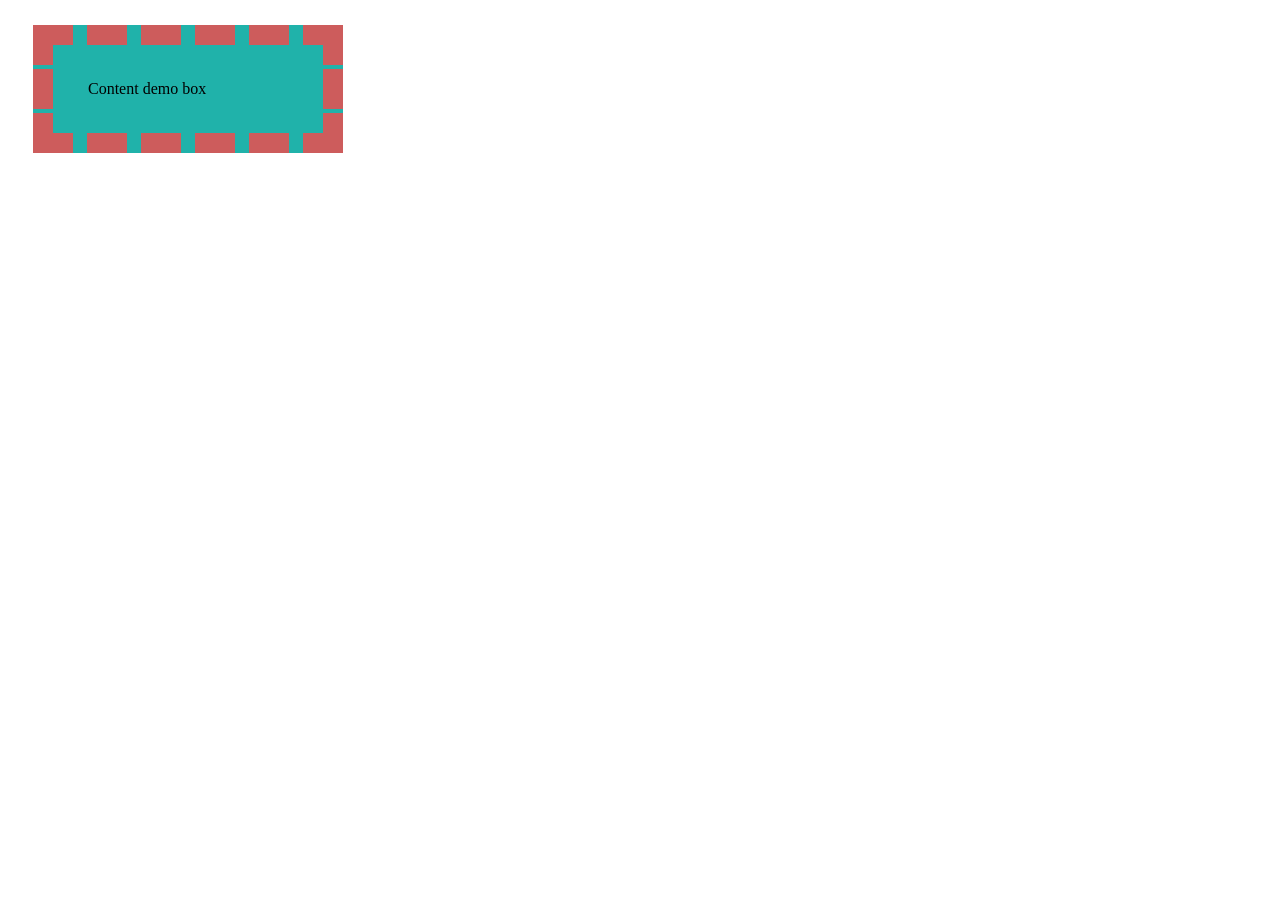
<file: box-model-1/index.html>
<!DOCTYPE html>
<html>
<head>
    <meta charset="utf-8">
    <title>Sử dụng Box Model 1</title>
<style>
div {
   margin: 25px;
   padding: 35px;
   width: 200px;
   background-color: lightseagreen;
   border: 20px dashed indianred;
}
</style>
</head>
<body>
<div>
Content demo box<br/>
</div>
</body>
</html>
</file>
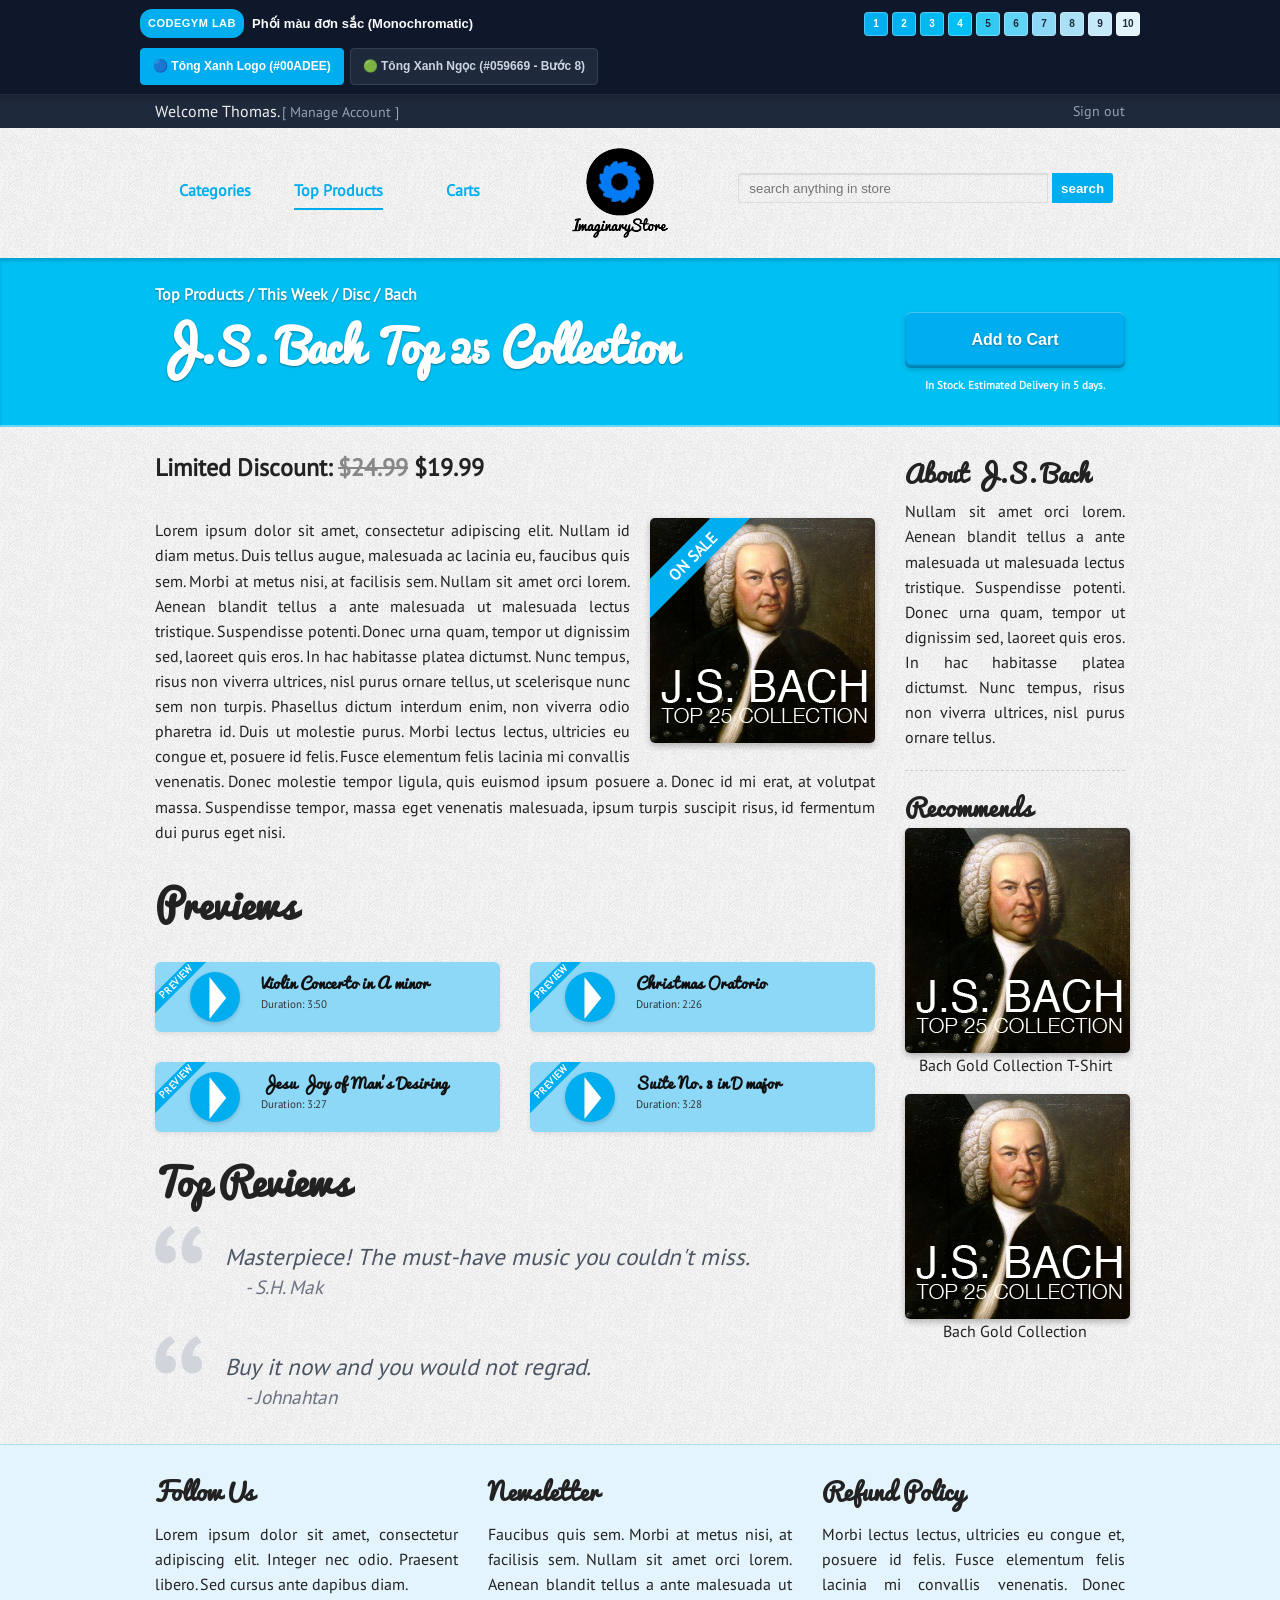
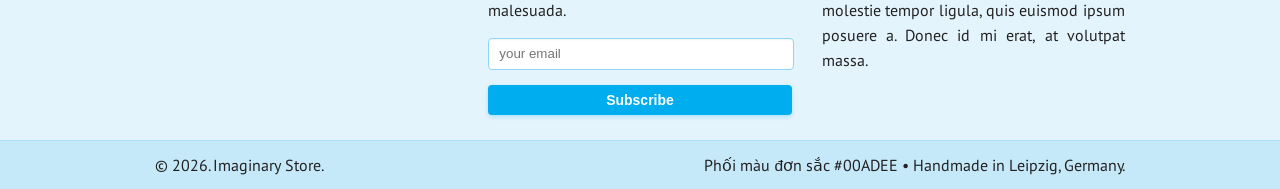
<file: color-practice/index.html>
<!doctype html>
<html lang="vi">
<head>
<meta charset="utf-8">
<meta name="viewport" content="width=device-width, initial-scale=1" />
<title>Imaginary Store - Phối màu đơn tông (Monochromatic Blue #00ADEE)</title>
<meta name="description" content="Bài thực hành phối màu đơn sắc (Monochromatic) cho trang web - CodeGym Frontend">
<link href="style.css" rel="stylesheet" type="text/css" />
</head>

<body>
<!-- Thanh giới thiệu bảng màu đơn tông & Chuyển đổi giao diện (Bước 1 - Bước 8) -->
<aside class="color-palette-bar" aria-label="Bảng phối màu đơn sắc">
    <div class="palette-container">
        <div class="palette-info">
            <span class="palette-badge">CodeGym Lab</span>
            <strong>Phối màu đơn sắc (Monochromatic)</strong>
        </div>
        <div class="palette-swatches" aria-label="10 bậc màu từ #00ADEE">
            <span class="swatch" data-tier="1" style="background:#00ADEE" title="Bậc 1 (Màu chủ đạo): #00ADEE">1</span>
            <span class="swatch" data-tier="2" style="background:#00B2EF" title="Bậc 2 (Nhấn nổi bật): #00B2EF">2</span>
            <span class="swatch" data-tier="3" style="background:#00B8F0" title="Bậc 3: #00B8F0">3</span>
            <span class="swatch" data-tier="4" style="background:#00BFF2" title="Bậc 4 (Nền Banner): #00BFF2">4</span>
            <span class="swatch" data-tier="5" style="background:#33CBF4" title="Bậc 5: #33CBF4">5</span>
            <span class="swatch" data-tier="6" style="background:#5FD4F5" title="Bậc 6: #5FD4F5">6</span>
            <span class="swatch" data-tier="7" style="background:#8DD7F7" title="Bậc 7 (Nền Previews): #8DD7F7">7</span>
            <span class="swatch" data-tier="8" style="background:#A9E0F8" title="Bậc 8: #A9E0F8">8</span>
            <span class="swatch" data-tier="9" style="background:#C6E9FA" title="Bậc 9 (Nền Footer): #C6E9FA">9</span>
            <span class="swatch" data-tier="10" style="background:#E4F4FD" title="Bậc 10 (Nền Info): #E4F4FD">10</span>
        </div>
        <div class="theme-switchers">
            <a href="index.html" class="theme-btn active">🔵 Tông Xanh Logo (#00ADEE)</a>
            <a href="emerald-theme.html" class="theme-btn">🟢 Tông Xanh Ngọc (#059669 - Bước 8)</a>
        </div>
    </div>
</aside>

<header id="top">
	<div class="fix-size">
    	<p class="c9 left">
        	Welcome Thomas. <a href="#manage-account">[ Manage Account ]</a>
        </p>
        <p class="c3 left">
        	<a href="#main-nav" class="hide"><img src="images/nav-btn.png" alt="button" /></a>
            <a href="#signout" class="right">Sign out</a>
        </p>
    </div>
    <div class="clear"></div>
</header><!-- header -->

<nav>
	<div class="fix-size">
    	<ul class="c5 left show">
        	<li><a href="#categories">Categories</a></li>
            <li><a href="#top-products">Top Products</a></li>
            <li><a href="#carts">Carts</a></li>
        </ul>
        <a href="index.html" class="c2 left c">
        	<img src="images/logo 2.png" alt="Imaginary Store Logo - Monochromatic Blue" />
        </a>
        <form action="#" class="c5 left show">
        	<input type="search" placeholder="search anything in store" required />
            <input type="submit" value="search" />
        </form>
    </div>
    <div class="clear"></div>
</nav><!-- nav -->

<section id="banner">
	<div class="fix-size">
    	<section class="c9 left c">
        	<p>Top Products / This Week / Disc / Bach</p>
            <h1>J.S. Bach Top 25 Collection</h1>
        </section>
        <aside class="c3 left c">
        	<button>Add to Cart</button>
            <p>In Stock. Estimated Delivery in 5 days.</p>
        </aside>
    </div>
    <div class="clear"></div>
</section><!-- banner -->

<section id="main">
	<div class="fix-size">
    	<section class="c9 left c">
        	<h3>Limited Discount: <del>$24.99</del> $19.99</h3>            
            <div class="trans right">
                <div class="cover">
                    <div class="face">
                        <p class="on-sale">ON SALE</p>
                    </div>
                    <div class="face back">
                        <b>J.S. Bach - Top 25 Collection</b>
                        <ol>
                            <li>Violin Concerto in A minor</li>
                            <li>Christmas Oratorio</li>
                            <li>Jesu Joy of Man's Desiring</li>
                            <li>Suite No. 3 in D major</li>
                        </ol>
                    </div>
                </div>
            </div><!-- trans -->
            
            <p>
            	Lorem ipsum dolor sit amet, consectetur adipiscing elit. Nullam id diam metus. Duis tellus augue, malesuada ac lacinia eu, faucibus quis sem. Morbi at metus nisi, at facilisis sem. Nullam sit amet orci lorem. Aenean blandit tellus a ante malesuada ut malesuada lectus tristique. Suspendisse potenti. Donec urna quam, tempor ut dignissim sed, laoreet quis eros. In hac habitasse platea dictumst. Nunc tempus, risus non viverra ultrices, nisl purus ornare tellus, ut scelerisque nunc sem non turpis. Phasellus dictum interdum enim, non viverra odio pharetra id. Duis ut molestie purus. Morbi lectus lectus, ultricies eu congue et, posuere id felis. Fusce elementum felis lacinia mi convallis venenatis. Donec molestie tempor ligula, quis euismod ipsum posuere a. Donec id mi erat, at volutpat massa. Suspendisse tempor, massa eget venenatis malesuada, ipsum turpis suscipit risus, id fermentum dui purus eget nisi.
            </p>
            
            <h2>Previews</h2>
            <ul class="preview">
            	<li class="left"><a href="#play-1">
                	<div class="c3 left">
                    	<p class="title">PREVIEW</p>
                        <div class="circle"><div class="triangle">&#9658;</div></div>
                    </div>
                    <div class="c9 left">
                    	<b>Violin Concerto in A minor</b>
                        <small>Duration: 3:50</small>
                    </div>
                    <div class="clear"></div>
                </a></li><!-- element -->
                
                <li class="right"><a href="#play-2">
                	<div class="c3 left">
                    	<p class="title">PREVIEW</p>
                        <div class="circle"><div class="triangle">&#9658;</div></div>
                    </div>
                    <div class="c9 left">
                    	<b>Christmas Oratorio</b>
                        <small>Duration: 2:26</small>
                    </div>
                    <div class="clear"></div>
                </a></li><!-- element -->
                <li class="clear"></li>
                
                <li class="left"><a href="#play-3">
                	<div class="c3 left">
                    	<p class="title">PREVIEW</p>
                        <div class="circle"><div class="triangle">&#9658;</div></div>
                    </div>
                    <div class="c9 left">
                    	<b>Jesu Joy of Man's Desiring</b>
                        <small>Duration: 3:27</small>
                    </div>
                    <div class="clear"></div>
                </a></li><!-- element -->
                
                <li class="right"><a href="#play-4">
                	<div class="c3 left">
                    	<p class="title">PREVIEW</p>
                        <div class="circle"><div class="triangle">&#9658;</div></div>
                    </div>
                    <div class="c9 left">
                    	<b>Suite No. 3 in D major</b>
                        <small>Duration: 3:28</small>
                    </div>
                    <div class="clear"></div>
                </a></li><!-- element -->
            </ul>
            <div class="clear"></div>
            
            <h2>Top Reviews</h2>
            <blockquote>
            	<div class="quote">&ldquo;</div>
                <p>
                	Masterpiece! The must-have music you couldn't miss.<small>- S.H. Mak</small>
                </p>
            </blockquote>
            
            <blockquote>
            	<div class="quote">&ldquo;</div>
                <p>
                	Buy it now and you would not regrad. <small>- Johnahtan</small>
                </p>
            </blockquote>
        </section>
        <aside class="c3 left c">
        	<h3>About J.S. Bach</h3>
            <p class="about">
            	Nullam sit amet orci lorem. Aenean blandit tellus a ante malesuada ut malesuada lectus tristique. Suspendisse potenti. Donec urna quam, tempor ut dignissim sed, laoreet quis eros. In hac habitasse platea dictumst. Nunc tempus, risus non viverra ultrices, nisl purus ornare tellus.
            </p>
            
            <h3>Recommends</h3>
            <div class="aside-cover">
            	<div class="trans">
                	<div class="cover">
                    	<div class="face">
                        </div>
                        <div class="face back">
                        	<b>J.S. Bach - Top 25 Collection</b>
                            <ol>
                            	<li>Violin Concerto in A minor</li>
                                <li>Christmas Oratorio</li>
                                <li>Jesu Joy of Man's Desiring</li>
                                <li>Suite No. 3 in D major</li>
                            </ol>
                            <button>Go to Album</button>
                        </div>
                    </div>
                </div><!-- trans -->
            	<p>Bach Gold Collection T-Shirt</p>
            </div><!-- aside cover -->
            
            <div class="aside-cover">
            	<div class="trans">
                	<div class="cover">
                    	<div class="face">
                        </div>
                        <div class="face back">
                        	<b>J.S. Bach - Top 25 Collection</b>
                            <ol>
                            	<li>Violin Concerto in A minor</li>
                                <li>Christmas Oratorio</li>
                                <li>Jesu Joy of Man's Desiring</li>
                                <li>Suite No. 3 in D major</li>
                            </ol>
                            <button>Go to Album</button>
                        </div>
                    </div>
                </div><!-- trans -->
                <p>Bach Gold Collection</p>
            </div><!-- aside cover -->
        </aside>
    </div>
    <div class="clear"></div>
    
    <nav id="main-nav" class="c12 c hide">
    	<ul>
        	<li><a href="#top"><span class="arrow"></span>Back to Top</a></li>
            <li><a href="#categories">Categories</a></li>
            <li><a href="#top-products">Top Products</a></li>
            <li><a href="#carts">Carts</a></li>
            <li><a href="#account">Your Account</a></li>
        </ul>
        <form action="#">
        	<input type="search" placeholder="search in store" required />
            <input type="submit" value="go" />
        </form>
    </nav><!-- main nav -->
    <div class="clear"></div>
</section><!-- main -->

<section id="info">
	<div class="fix-size">
    	<div class="c4 left c">
        	<h3>Follow Us</h3>
            <p>
            	Lorem ipsum dolor sit amet, consectetur adipiscing elit. Integer nec odio. Praesent libero. Sed cursus ante dapibus diam.
            </p>
        </div>
        <div class="c4 left c">
        	<h3>Newsletter</h3>
            <p>
            	Faucibus quis sem. Morbi at metus nisi, at facilisis sem. Nullam sit amet orci lorem. Aenean blandit tellus a ante malesuada ut malesuada.
            </p>
            <form action="#">
            	<input type="email" placeholder="your email" required />
                <input type="submit" value="Subscribe" />
            </form>
        </div>
        <div class="c4 left c">
        	<h3>Refund Policy</h3>
        	<p>
            	Morbi lectus lectus, ultricies eu congue et, posuere id felis. Fusce elementum felis lacinia mi convallis venenatis. Donec molestie tempor ligula, quis euismod ipsum posuere a. Donec id mi erat, at volutpat massa.
            </p>
        </div>
    </div>
    <div class="clear"></div>
</section><!-- info -->

<footer>
	<div class="fix-size">
    	<div class="c12 c">
        	<span>&copy; 2026. Imaginary Store.</span>
            <span class="right">Phối màu đơn sắc #00ADEE &bull; Handmade in Leipzig, Germany.</span>
        </div>
    </div>
    <div class="clear"></div>
</footer><!-- footer -->
</body>
</html>
</file>
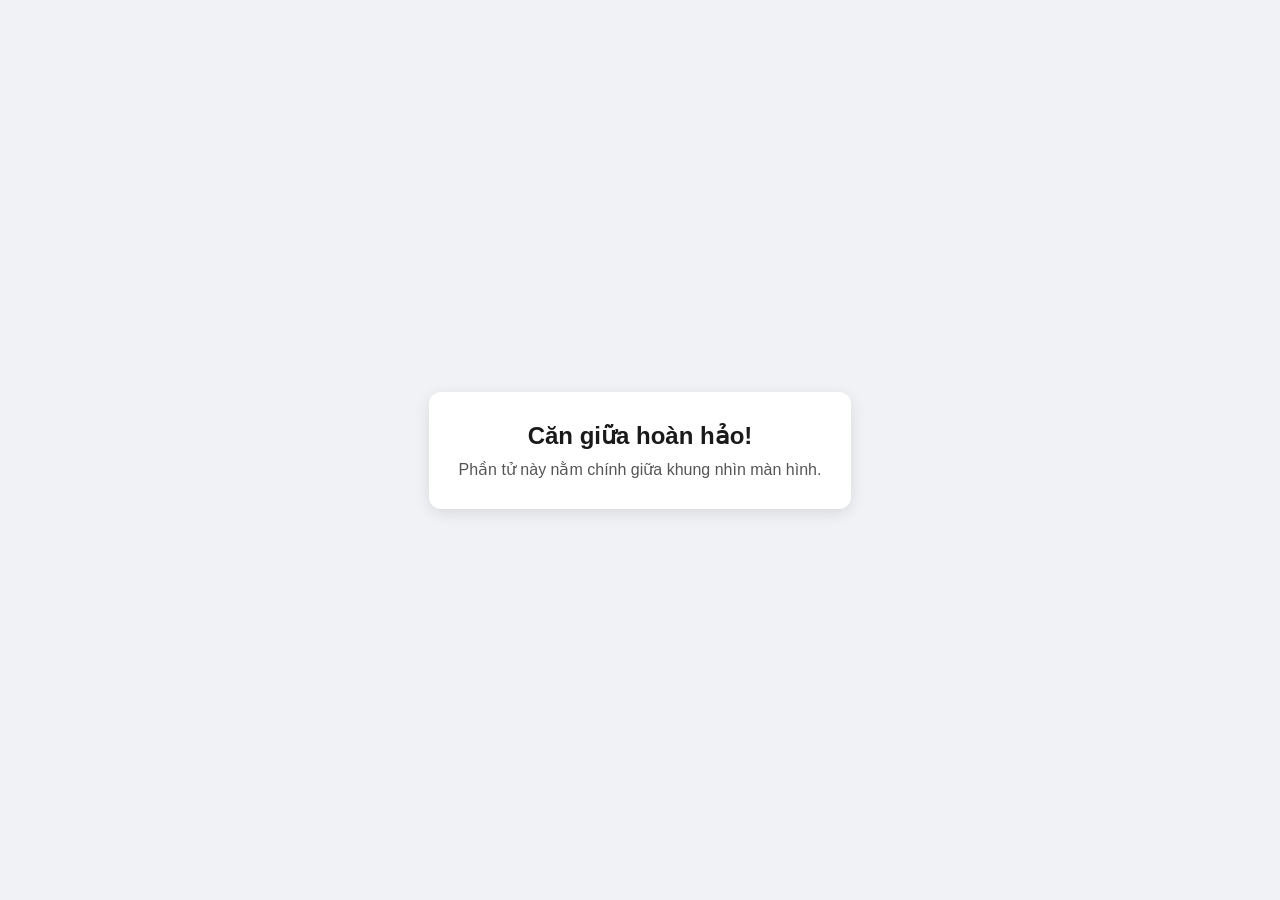
<file: flexbox-center/index.html>
<!DOCTYPE html>
<html lang="vi">
<head>
  <meta charset="UTF-8">
  <meta name="viewport" content="width=device-width, initial-scale=1.0">
  <title>Căn Giữa Phần Tử Hoàn Hảo - Flexbox</title>
  <link rel="stylesheet" href="style.css">
</head>
<body>
  <div class="container">
    <div class="center-card">
      <h3>Căn giữa hoàn hảo!</h3>
      <p>Phần tử này nằm chính giữa khung nhìn màn hình.</p>
    </div>
  </div>
</body>
</html>
</file>
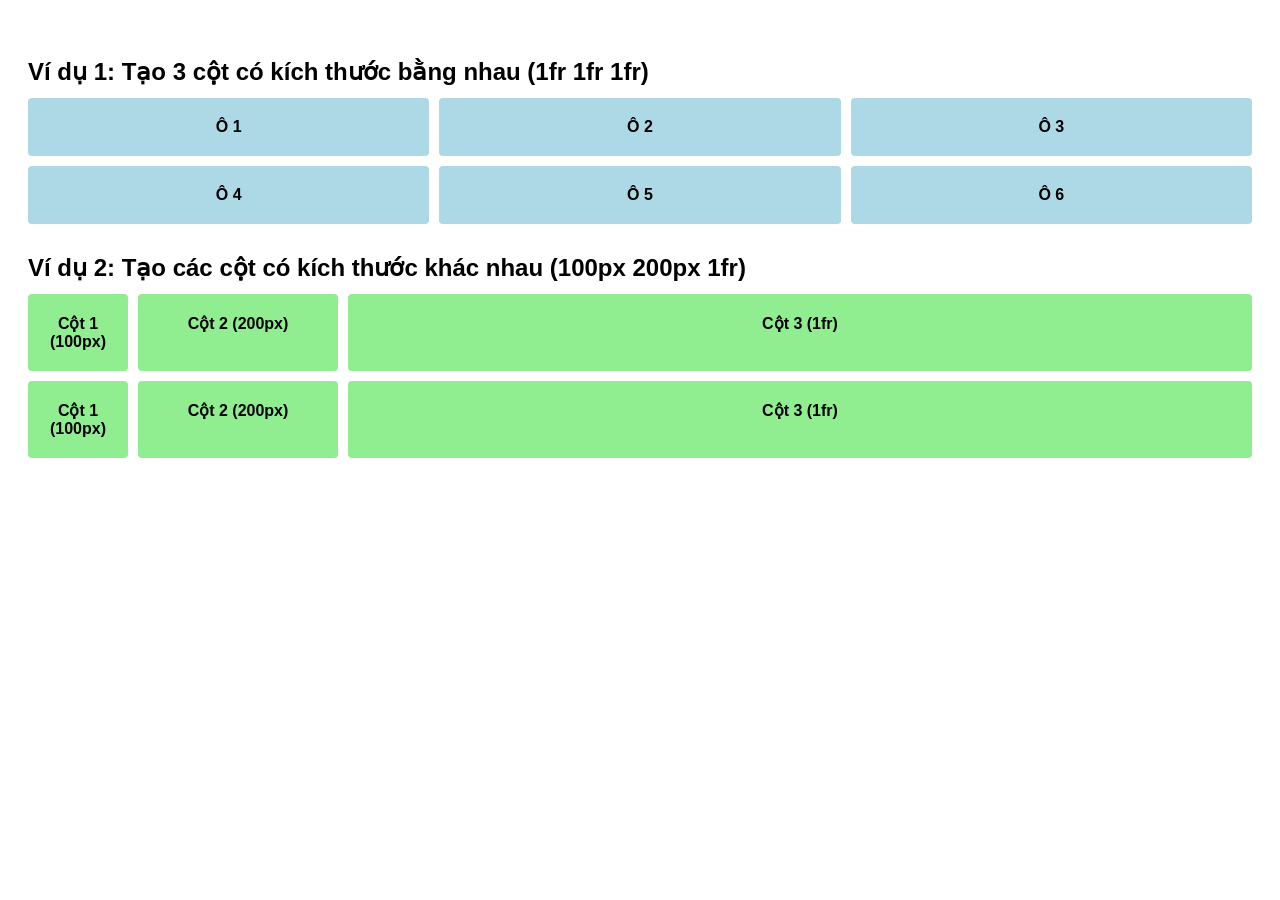
<file: grid-columns-practice/index.html>
<!DOCTYPE html>
<html lang="vi">
<head>
    <meta charset="UTF-8">
    <meta name="viewport" content="width=device-width, initial-scale=1.0">
    <title>CSS grid-template-columns Property</title>
    <link rel="stylesheet" href="style.css">
</head>
<body>
    <h2>Ví dụ 1: Tạo 3 cột có kích thước bằng nhau (1fr 1fr 1fr)</h2>
    <div class="grid-container ex1">
        <div>Ô 1</div>
        <div>Ô 2</div>
        <div>Ô 3</div>
        <div>Ô 4</div>
        <div>Ô 5</div>
        <div>Ô 6</div>
    </div>

    <h2>Ví dụ 2: Tạo các cột có kích thước khác nhau (100px 200px 1fr)</h2>
    <div class="grid-container ex2">
        <div>Cột 1 (100px)</div>
        <div>Cột 2 (200px)</div>
        <div>Cột 3 (1fr)</div>
        <div>Cột 1 (100px)</div>
        <div>Cột 2 (200px)</div>
        <div>Cột 3 (1fr)</div>
    </div>
</body>
</html>
</file>
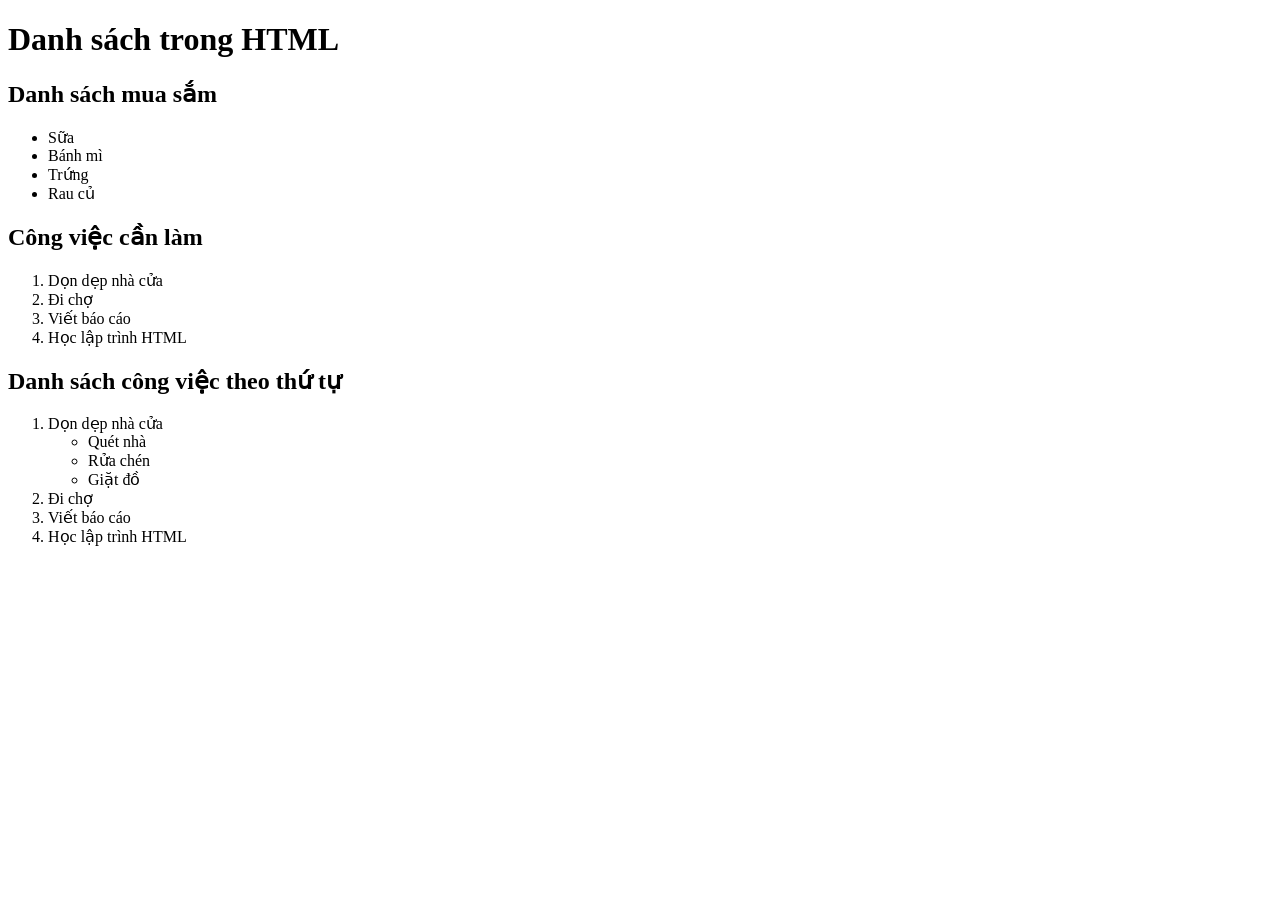
<file: html-lists/index.html>
<!DOCTYPE html>
<html>
    <head>
        <meta charset="utf-8">
        <title>Danh sách trong HTML</title>
    </head>
    <body>
        <h1>Danh sách trong HTML</h1>

        <h2>Danh sách mua sắm</h2>
        <ul>
            <li>Sữa</li>
            <li>Bánh mì</li>
            <li>Trứng</li>
            <li>Rau củ</li>
        </ul>

        <h2>Công việc cần làm</h2>
        <ol>
            <li>Dọn dẹp nhà cửa</li>
            <li>Đi chợ</li>
            <li>Viết báo cáo</li>
            <li>Học lập trình HTML</li>
        </ol>

        <h2>Danh sách công việc theo thứ tự</h2>
        <ol>
            <li>Dọn dẹp nhà cửa
                <ul>
                    <li>Quét nhà</li>
                    <li>Rửa chén</li>
                    <li>Giặt đồ</li>
                </ul>
            </li>
            <li>Đi chợ</li>
            <li>Viết báo cáo</li>
            <li>Học lập trình HTML</li>
        </ol>
    </body>
</html>
</file>
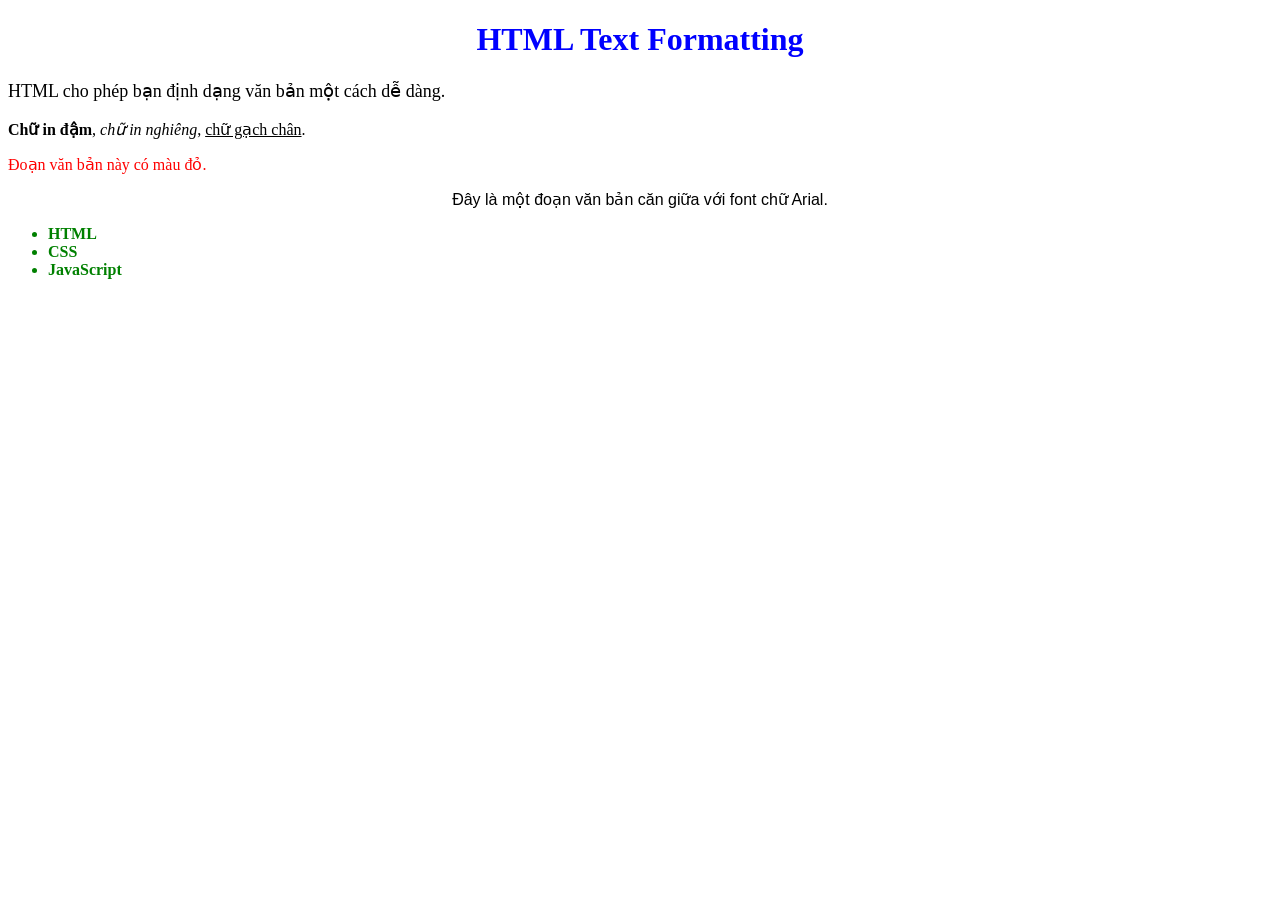
<file: html-styles/index.html>
<!DOCTYPE html>
<html>
    <head>
        <meta charset="utf-8">
        <title>Định dạng văn bản</title>
    </head>
    <body>
        <h1 style="color: blue; text-align: center;">HTML Text Formatting</h1>
        <p style="font-size: 18px;">HTML cho phép bạn định dạng văn bản một cách dễ dàng.</p>
        <p><b>Chữ in đậm</b>, <i>chữ in nghiêng</i>, <u>chữ gạch chân</u>.</p>
        <p style="color: red;">Đoạn văn bản này có màu đỏ.</p>
        <p style="text-align: center; font-family: Arial, sans-serif;">
            Đây là một đoạn văn bản căn giữa với font chữ Arial.
        </p>
        <ul style="color: green; font-weight: bold;">
            <li>HTML</li>
            <li>CSS</li>
            <li>JavaScript</li>
        </ul>
    </body>
</html>
</file>
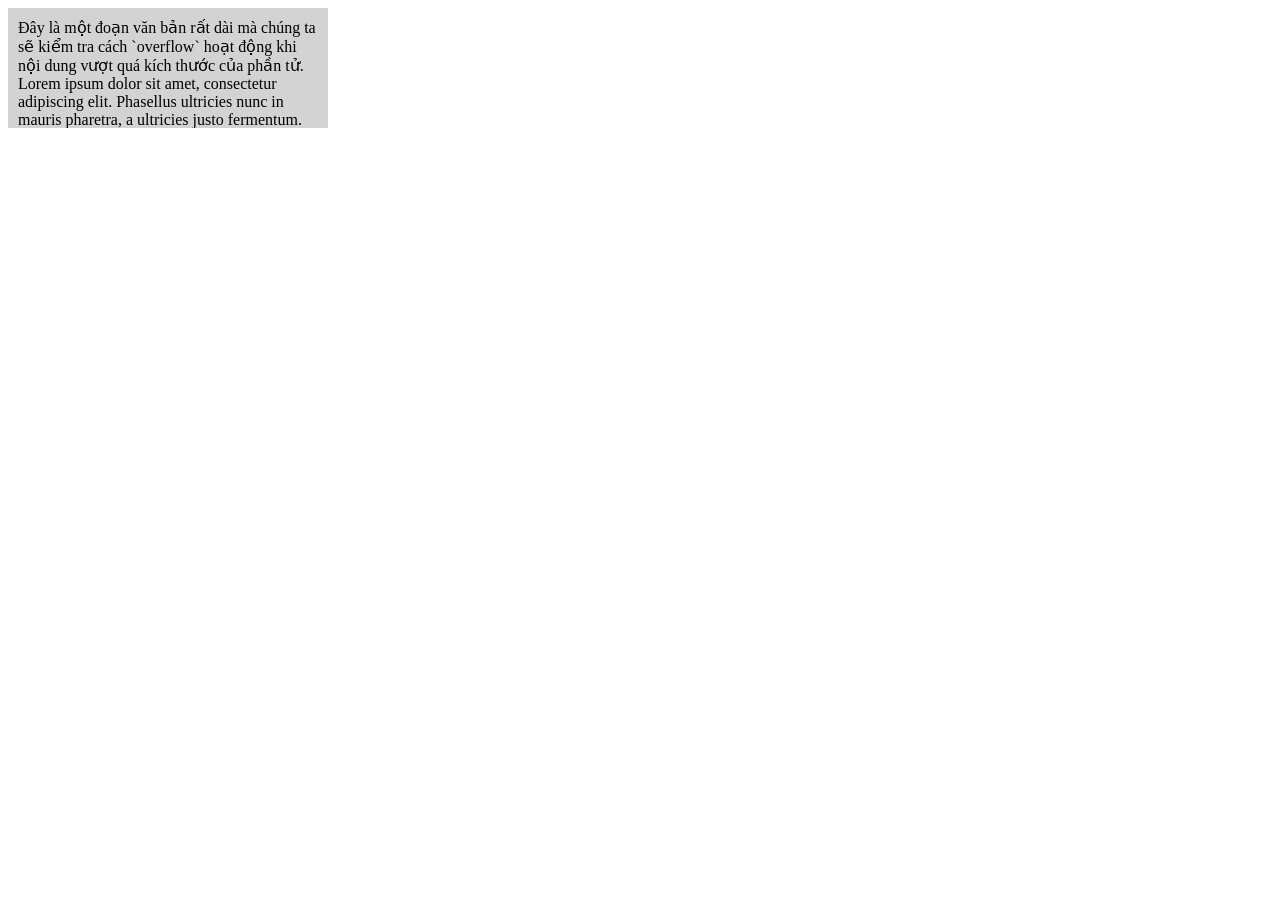
<file: overflow-practice/index.html>
<!DOCTYPE html>
<html lang="vi">
<head>
    <meta charset="UTF-8">
    <meta name="viewport" content="width=device-width, initial-scale=1.0">
    <title>Quản lý Overflow</title>
    <link rel="stylesheet" href="style.css">
</head>
<body>
    <div class="overflow-box">
        Đây là một đoạn văn bản rất dài mà chúng ta sẽ kiểm tra cách `overflow` hoạt động khi nội dung vượt quá kích thước của phần tử. Lorem ipsum dolor sit amet, consectetur adipiscing elit. Phasellus ultricies nunc in mauris pharetra, a ultricies justo fermentum.
    </div>
</body>
</html>
</file>
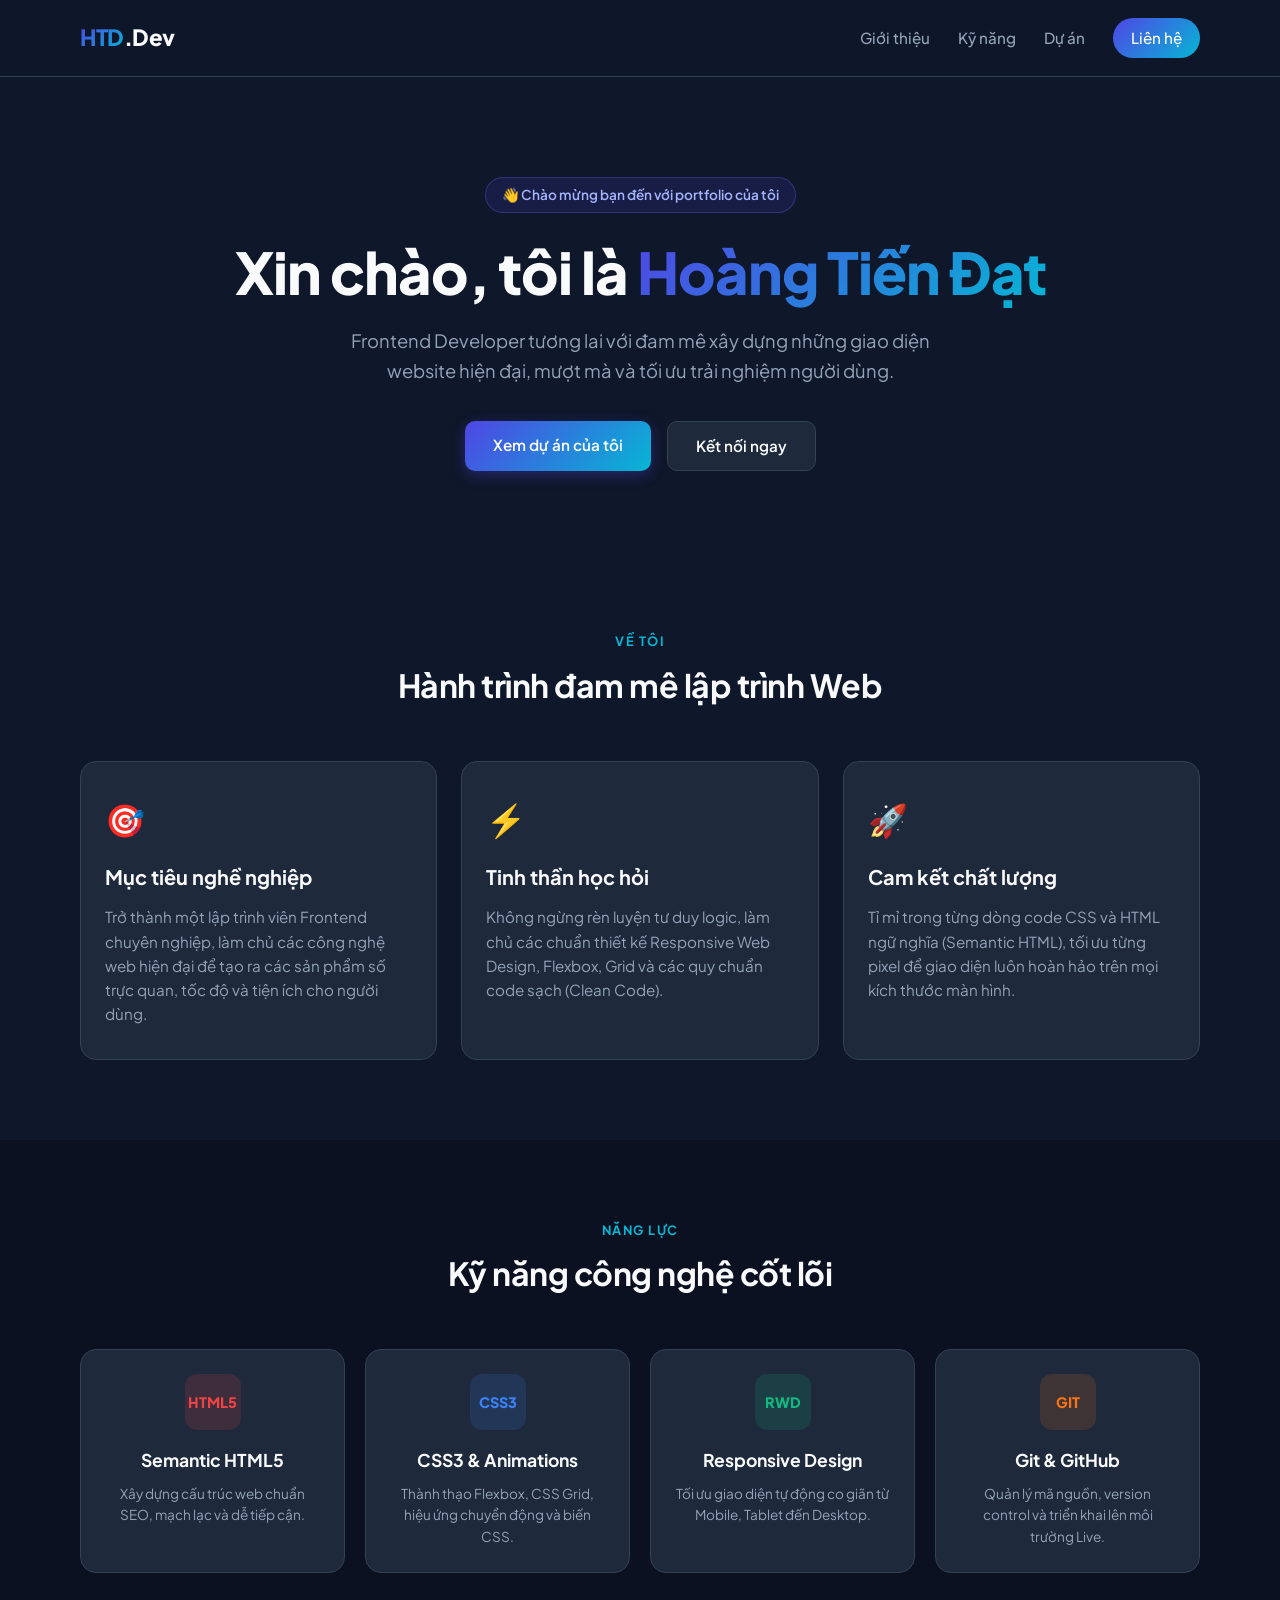
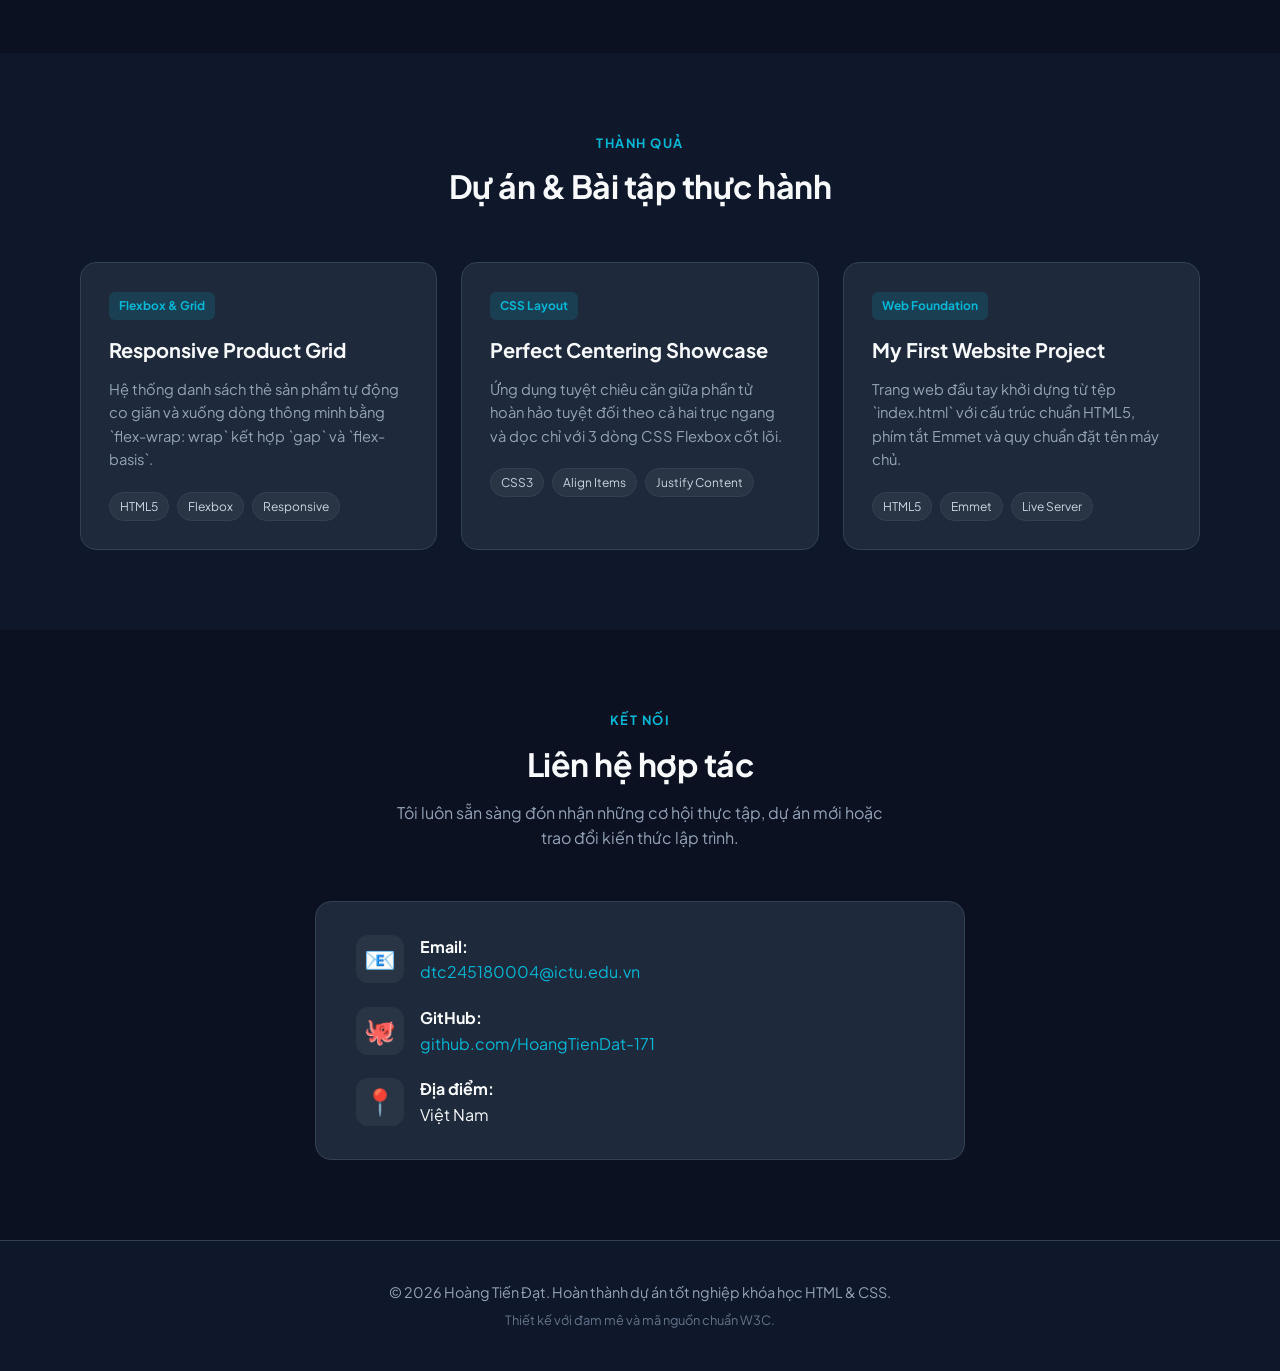
<file: portfolio-project/index.html>
<!DOCTYPE html>
<html lang="vi">
<head>
  <meta charset="UTF-8">
  <meta name="viewport" content="width=device-width, initial-scale=1.0">
  <meta name="description" content="Portfolio cá nhân của Hoàng Tiến Đạt - Frontend Developer. Giới thiệu dự án, kỹ năng HTML, CSS và thông tin liên hệ.">
  <title>Hoàng Tiến Đạt | Frontend Developer Portfolio</title>
  <link rel="preconnect" href="https://fonts.googleapis.com">
  <link rel="preconnect" href="https://fonts.gstatic.com" crossorigin>
  <link href="https://fonts.googleapis.com/css2?family=Plus+Jakarta+Sans:wght@300;400;500;600;700;800&display=swap" rel="stylesheet">
  <link rel="stylesheet" href="style.css">
</head>
<body>

  <!-- Navigation -->
  <header class="navbar">
    <div class="nav-container">
      <a href="#hero" class="nav-logo"><span>HTD</span>.Dev</a>
      <nav class="nav-links">
        <a href="#about">Giới thiệu</a>
        <a href="#skills">Kỹ năng</a>
        <a href="#projects">Dự án</a>
        <a href="#contact" class="btn-nav">Liên hệ</a>
      </nav>
    </div>
  </header>

  <!-- Hero Section -->
  <section id="hero" class="hero-section">
    <div class="container hero-content">
      <div class="hero-badge">👋 Chào mừng bạn đến với portfolio của tôi</div>
      <h1 class="hero-title">Xin chào, tôi là <span class="highlight-text">Hoàng Tiến Đạt</span></h1>
      <p class="hero-subtitle">Frontend Developer tương lai với đam mê xây dựng những giao diện website hiện đại, mượt mà và tối ưu trải nghiệm người dùng.</p>
      <div class="hero-actions">
        <a href="#projects" class="btn btn-primary">Xem dự án của tôi</a>
        <a href="#contact" class="btn btn-secondary">Kết nối ngay</a>
      </div>
    </div>
  </section>

  <!-- About Section -->
  <section id="about" class="section">
    <div class="container">
      <div class="section-header">
        <span class="section-tag">Về tôi</span>
        <h2 class="section-title">Hành trình đam mê lập trình Web</h2>
      </div>
      <div class="about-grid">
        <div class="about-card">
          <div class="card-icon">🎯</div>
          <h3>Mục tiêu nghề nghiệp</h3>
          <p>Trở thành một lập trình viên Frontend chuyên nghiệp, làm chủ các công nghệ web hiện đại để tạo ra các sản phẩm số trực quan, tốc độ và tiện ích cho người dùng.</p>
        </div>
        <div class="about-card">
          <div class="card-icon">⚡</div>
          <h3>Tinh thần học hỏi</h3>
          <p>Không ngừng rèn luyện tư duy logic, làm chủ các chuẩn thiết kế Responsive Web Design, Flexbox, Grid và các quy chuẩn code sạch (Clean Code).</p>
        </div>
        <div class="about-card">
          <div class="card-icon">🚀</div>
          <h3>Cam kết chất lượng</h3>
          <p>Tỉ mỉ trong từng dòng code CSS và HTML ngữ nghĩa (Semantic HTML), tối ưu từng pixel để giao diện luôn hoàn hảo trên mọi kích thước màn hình.</p>
        </div>
      </div>
    </div>
  </section>

  <!-- Skills Section -->
  <section id="skills" class="section section-alt">
    <div class="container">
      <div class="section-header">
        <span class="section-tag">Năng lực</span>
        <h2 class="section-title">Kỹ năng công nghệ cốt lõi</h2>
      </div>
      <div class="skills-grid">
        <div class="skill-item">
          <div class="skill-icon-wrap html-icon">HTML5</div>
          <h4>Semantic HTML5</h4>
          <p>Xây dựng cấu trúc web chuẩn SEO, mạch lạc và dễ tiếp cận.</p>
        </div>
        <div class="skill-item">
          <div class="skill-icon-wrap css-icon">CSS3</div>
          <h4>CSS3 & Animations</h4>
          <p>Thành thạo Flexbox, CSS Grid, hiệu ứng chuyển động và biến CSS.</p>
        </div>
        <div class="skill-item">
          <div class="skill-icon-wrap rwd-icon">RWD</div>
          <h4>Responsive Design</h4>
          <p>Tối ưu giao diện tự động co giãn từ Mobile, Tablet đến Desktop.</p>
        </div>
        <div class="skill-item">
          <div class="skill-icon-wrap git-icon">GIT</div>
          <h4>Git & GitHub</h4>
          <p>Quản lý mã nguồn, version control và triển khai lên môi trường Live.</p>
        </div>
      </div>
    </div>
  </section>

  <!-- Projects Section -->
  <section id="projects" class="section">
    <div class="container">
      <div class="section-header">
        <span class="section-tag">Thành quả</span>
        <h2 class="section-title">Dự án & Bài tập thực hành</h2>
      </div>
      <div class="projects-grid">
        <!-- Project 1 -->
        <article class="project-card">
          <div class="project-content">
            <span class="project-badge">Flexbox & Grid</span>
            <h3 class="project-title">Responsive Product Grid</h3>
            <p class="project-desc">Hệ thống danh sách thẻ sản phẩm tự động co giãn và xuống dòng thông minh bằng `flex-wrap: wrap` kết hợp `gap` và `flex-basis`.</p>
            <div class="project-tags">
              <span>HTML5</span>
              <span>Flexbox</span>
              <span>Responsive</span>
            </div>
          </div>
        </article>

        <!-- Project 2 -->
        <article class="project-card">
          <div class="project-content">
            <span class="project-badge">CSS Layout</span>
            <h3 class="project-title">Perfect Centering Showcase</h3>
            <p class="project-desc">Ứng dụng tuyệt chiêu căn giữa phần tử hoàn hảo tuyệt đối theo cả hai trục ngang và dọc chỉ với 3 dòng CSS Flexbox cốt lõi.</p>
            <div class="project-tags">
              <span>CSS3</span>
              <span>Align Items</span>
              <span>Justify Content</span>
            </div>
          </div>
        </article>

        <!-- Project 3 -->
        <article class="project-card">
          <div class="project-content">
            <span class="project-badge">Web Foundation</span>
            <h3 class="project-title">My First Website Project</h3>
            <p class="project-desc">Trang web đầu tay khởi dựng từ tệp `index.html` với cấu trúc chuẩn HTML5, phím tắt Emmet và quy chuẩn đặt tên máy chủ.</p>
            <div class="project-tags">
              <span>HTML5</span>
              <span>Emmet</span>
              <span>Live Server</span>
            </div>
          </div>
        </article>
      </div>
    </div>
  </section>

  <!-- Contact Section -->
  <section id="contact" class="section section-alt">
    <div class="container contact-container">
      <div class="section-header">
        <span class="section-tag">Kết nối</span>
        <h2 class="section-title">Liên hệ hợp tác</h2>
        <p class="contact-desc">Tôi luôn sẵn sàng đón nhận những cơ hội thực tập, dự án mới hoặc trao đổi kiến thức lập trình.</p>
      </div>
      <div class="contact-box">
        <div class="contact-item">
          <div class="contact-icon">📧</div>
          <div>
            <strong>Email:</strong>
            <p><a href="mailto:dtc245180004@ictu.edu.vn">dtc245180004@ictu.edu.vn</a></p>
          </div>
        </div>
        <div class="contact-item">
          <div class="contact-icon">🐙</div>
          <div>
            <strong>GitHub:</strong>
            <p><a href="https://github.com/HoangTienDat-171" target="_blank" rel="noopener">github.com/HoangTienDat-171</a></p>
          </div>
        </div>
        <div class="contact-item">
          <div class="contact-icon">📍</div>
          <div>
            <strong>Địa điểm:</strong>
            <p>Việt Nam</p>
          </div>
        </div>
      </div>
    </div>
  </section>

  <!-- Footer -->
  <footer class="footer">
    <div class="container footer-content">
      <p>© 2026 Hoàng Tiến Đạt. Hoàn thành dự án tốt nghiệp khóa học HTML & CSS.</p>
      <p class="footer-sub">Thiết kế với đam mê và mã nguồn chuẩn W3C.</p>
    </div>
  </footer>

</body>
</html>
</file>
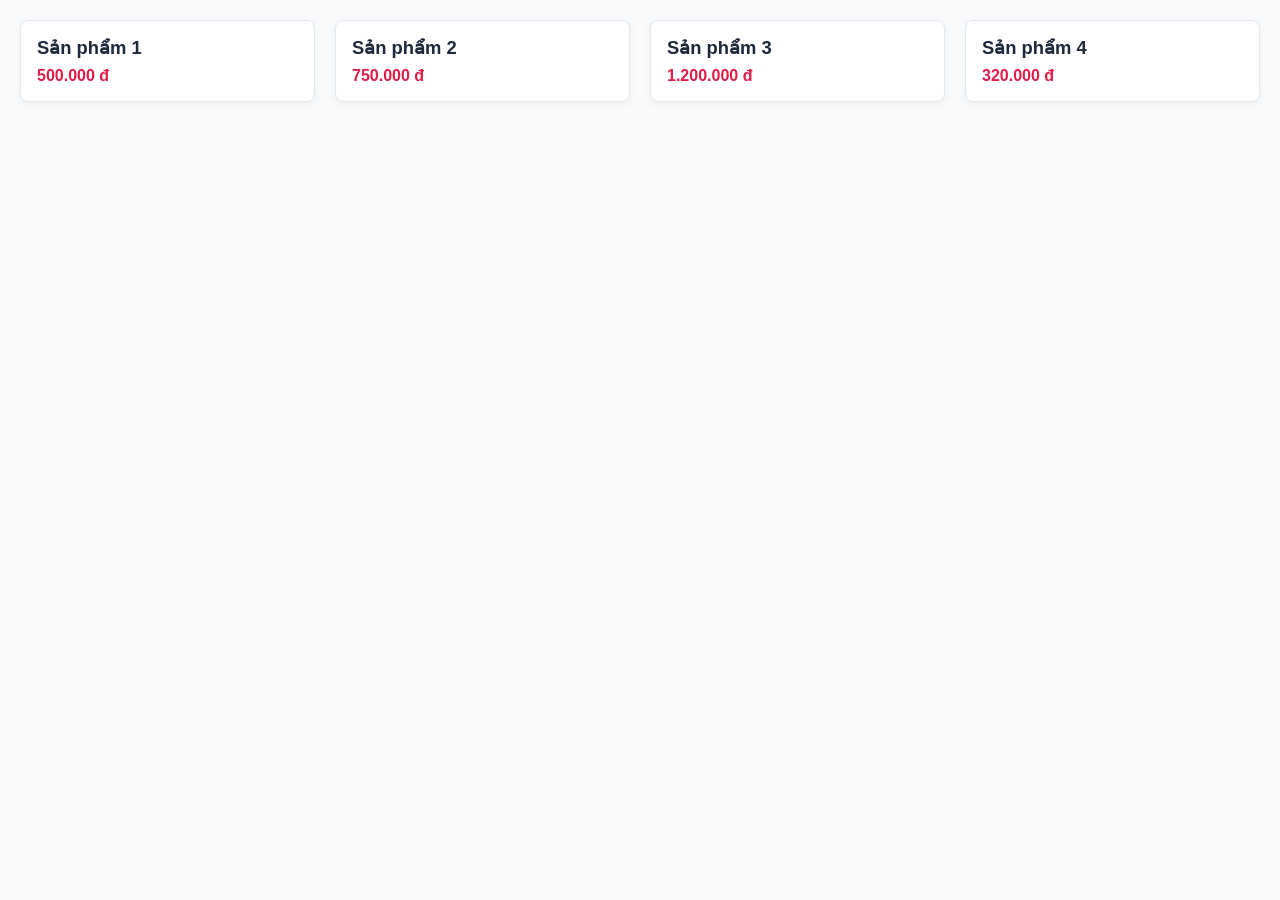
<file: product-grid/index.html>
<!DOCTYPE html>
<html lang="vi">
<head>
  <meta charset="UTF-8">
  <meta name="viewport" content="width=device-width, initial-scale=1.0">
  <title>Danh Sách Thẻ Sản Phẩm Co Giãn Linh Hoạt - Flexbox</title>
  <link rel="stylesheet" href="style.css">
</head>
<body>
  <div class="product-grid">
    <div class="product-card">
      <h4>Sản phẩm 1</h4>
      <p class="price">500.000 đ</p>
    </div>
    <div class="product-card">
      <h4>Sản phẩm 2</h4>
      <p class="price">750.000 đ</p>
    </div>
    <div class="product-card">
      <h4>Sản phẩm 3</h4>
      <p class="price">1.200.000 đ</p>
    </div>
    <div class="product-card">
      <h4>Sản phẩm 4</h4>
      <p class="price">320.000 đ</p>
    </div>
  </div>
</body>
</html>
</file>
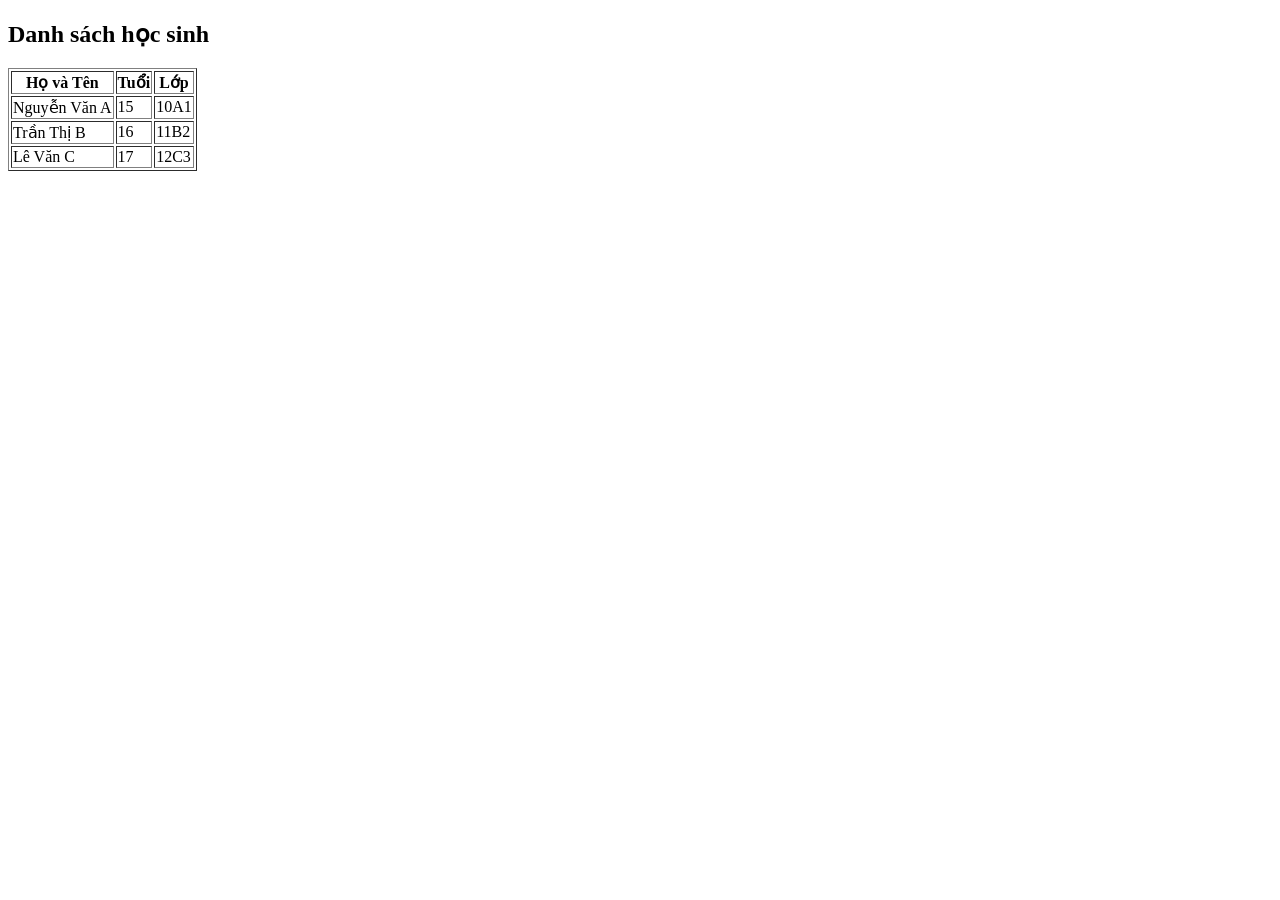
<file: simple-table/index.html>
<!DOCTYPE html>
<html>
    <head>
        <meta charset="utf-8">
        <title>Bảng đơn giản trong HTML</title>
    </head>
    <body>
        <h2>Danh sách học sinh</h2>
        <table border="1">
            <tr>
                <th>Họ và Tên</th>
                <th>Tuổi</th>
                <th>Lớp</th>
            </tr>
            <tr>
                <td>Nguyễn Văn A</td>
                <td>15</td>
                <td>10A1</td>
            </tr>
            <tr>
                <td>Trần Thị B</td>
                <td>16</td>
                <td>11B2</td>
            </tr>
            <tr>
                <td>Lê Văn C</td>
                <td>17</td>
                <td>12C3</td>
            </tr>
        </table>
    </body>
</html>
</file>
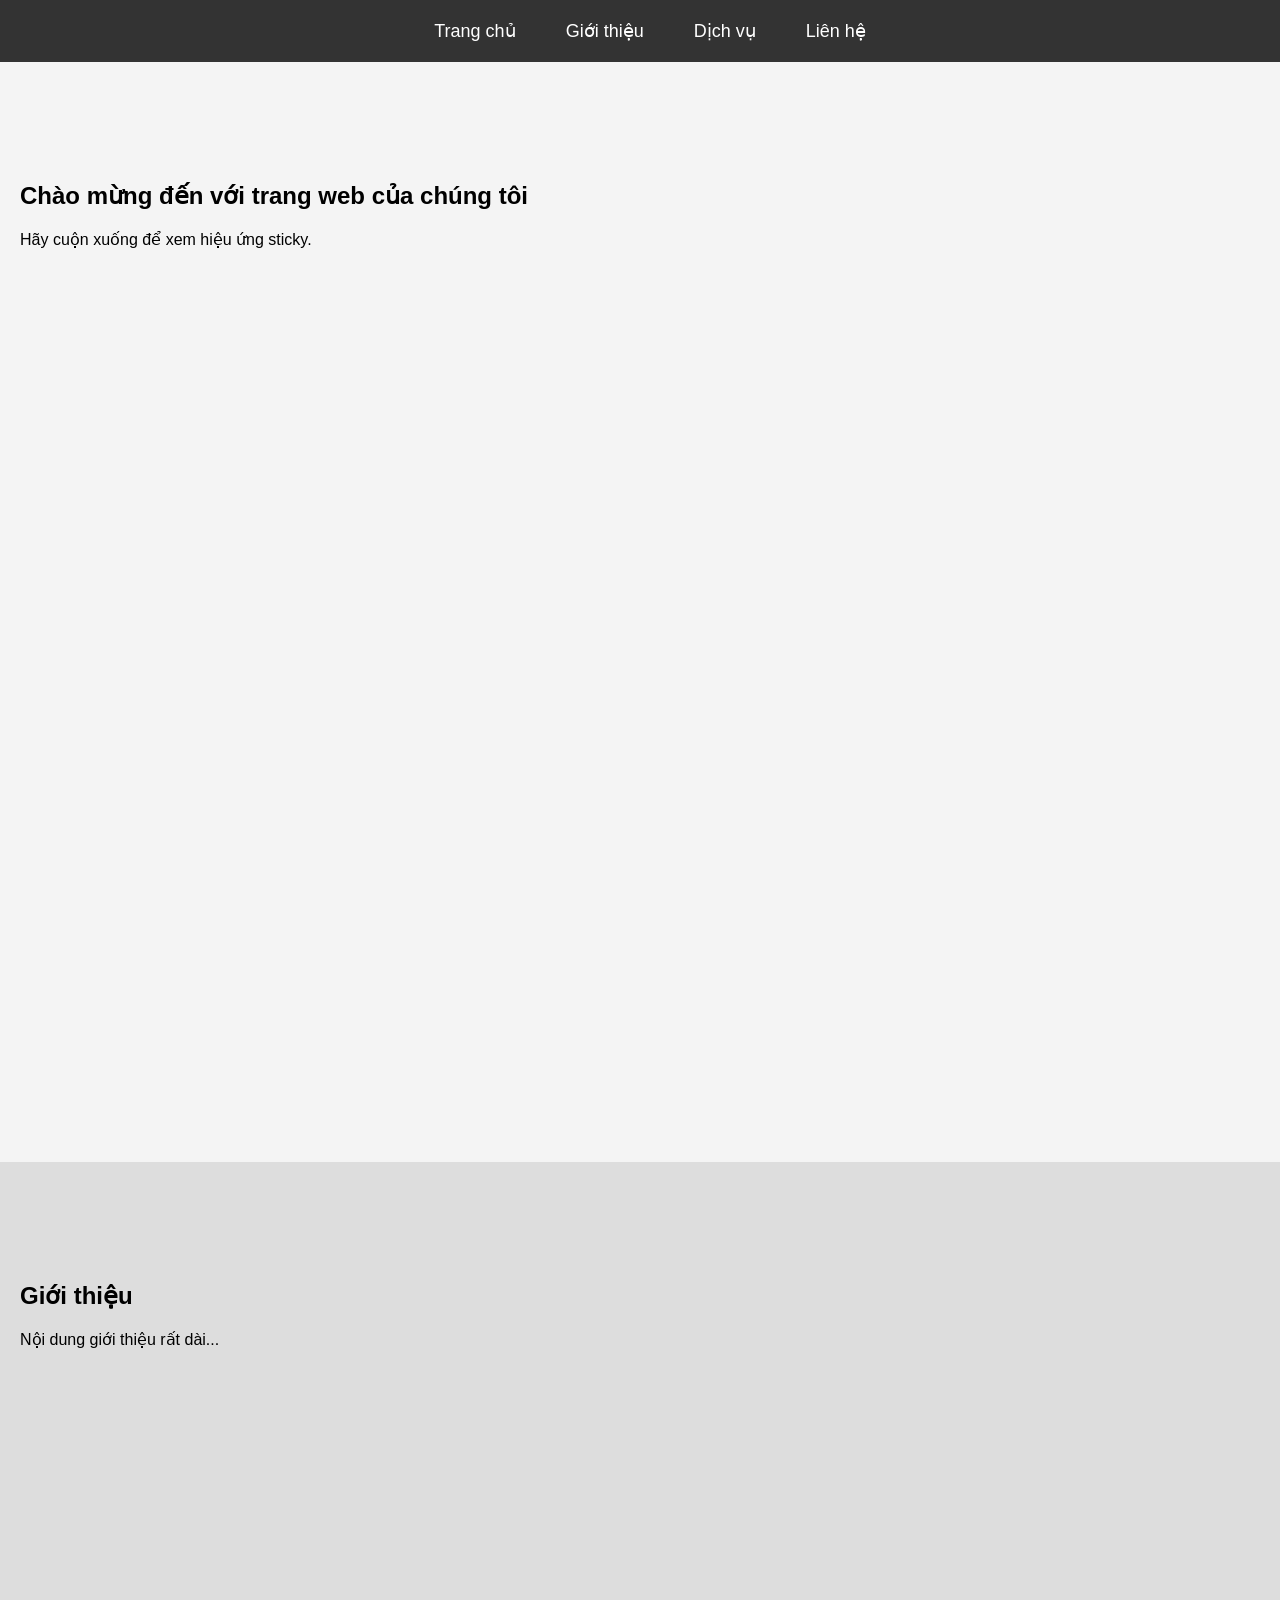
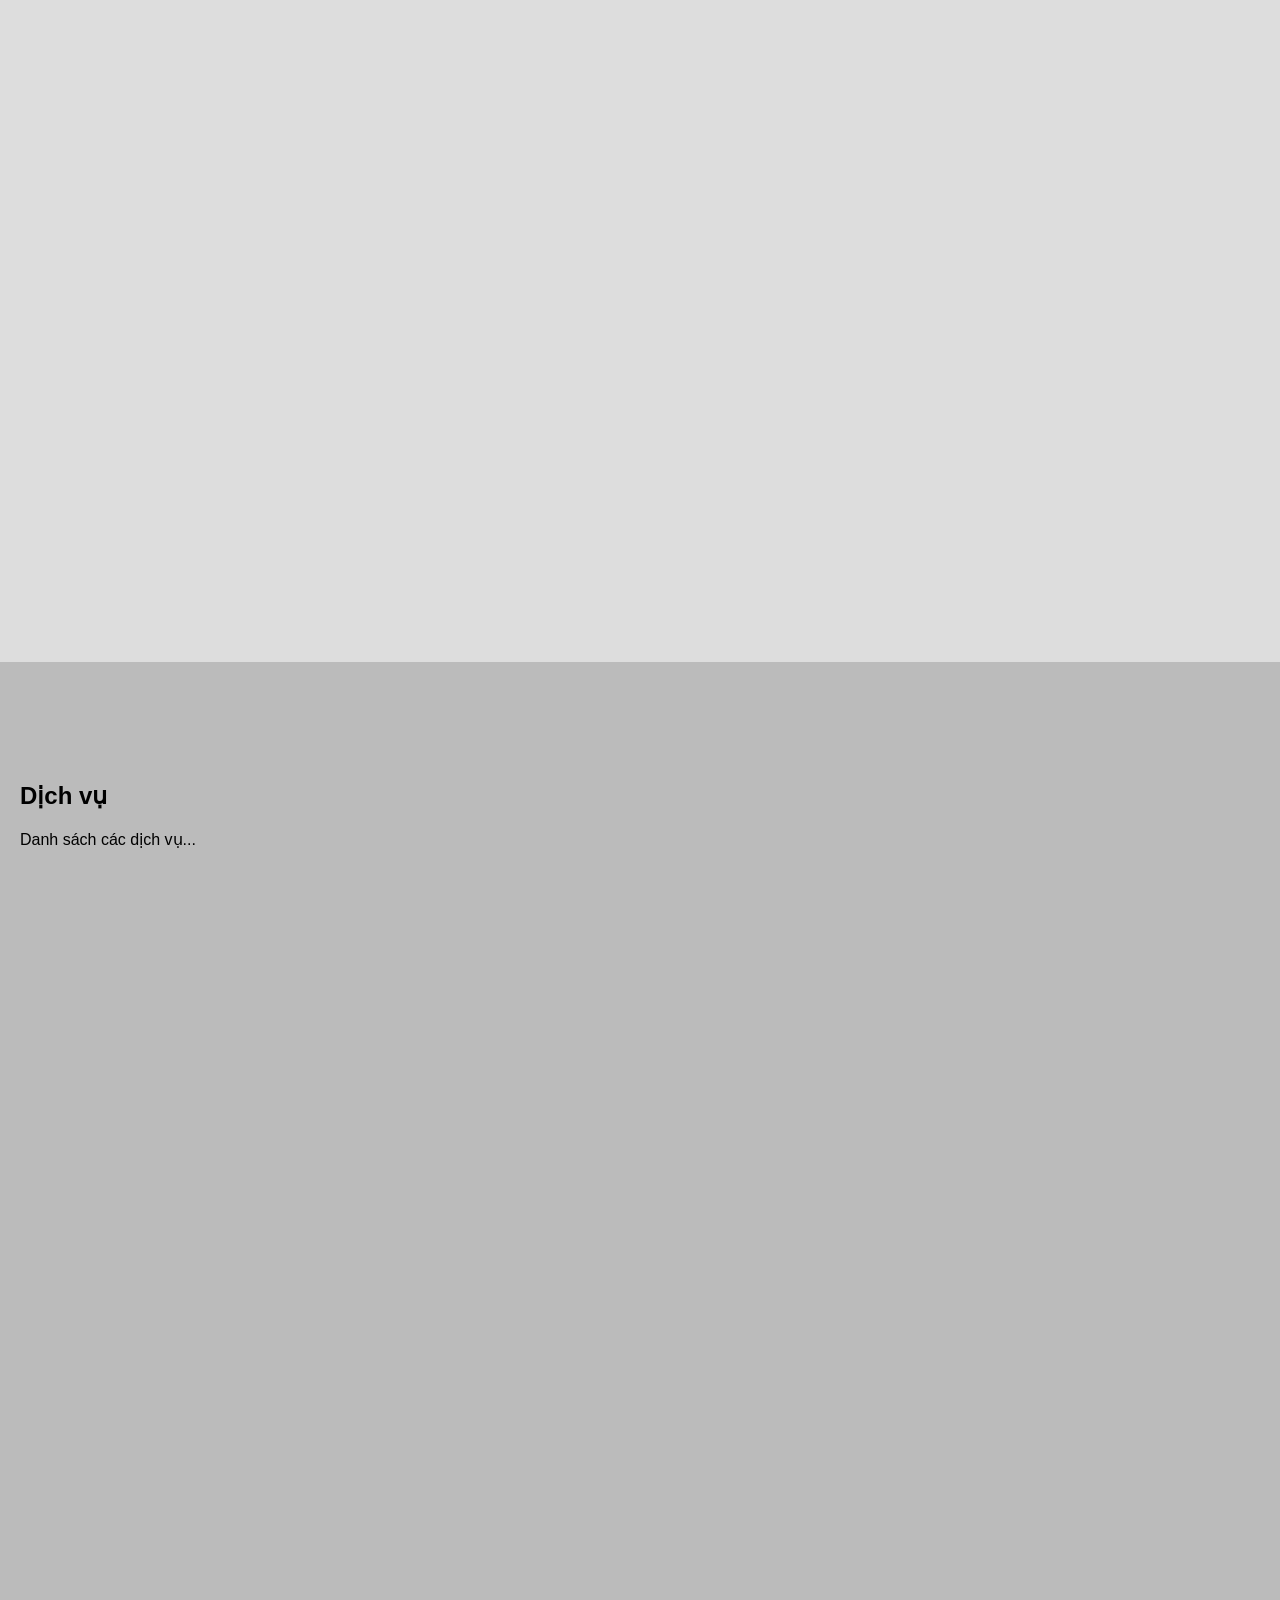
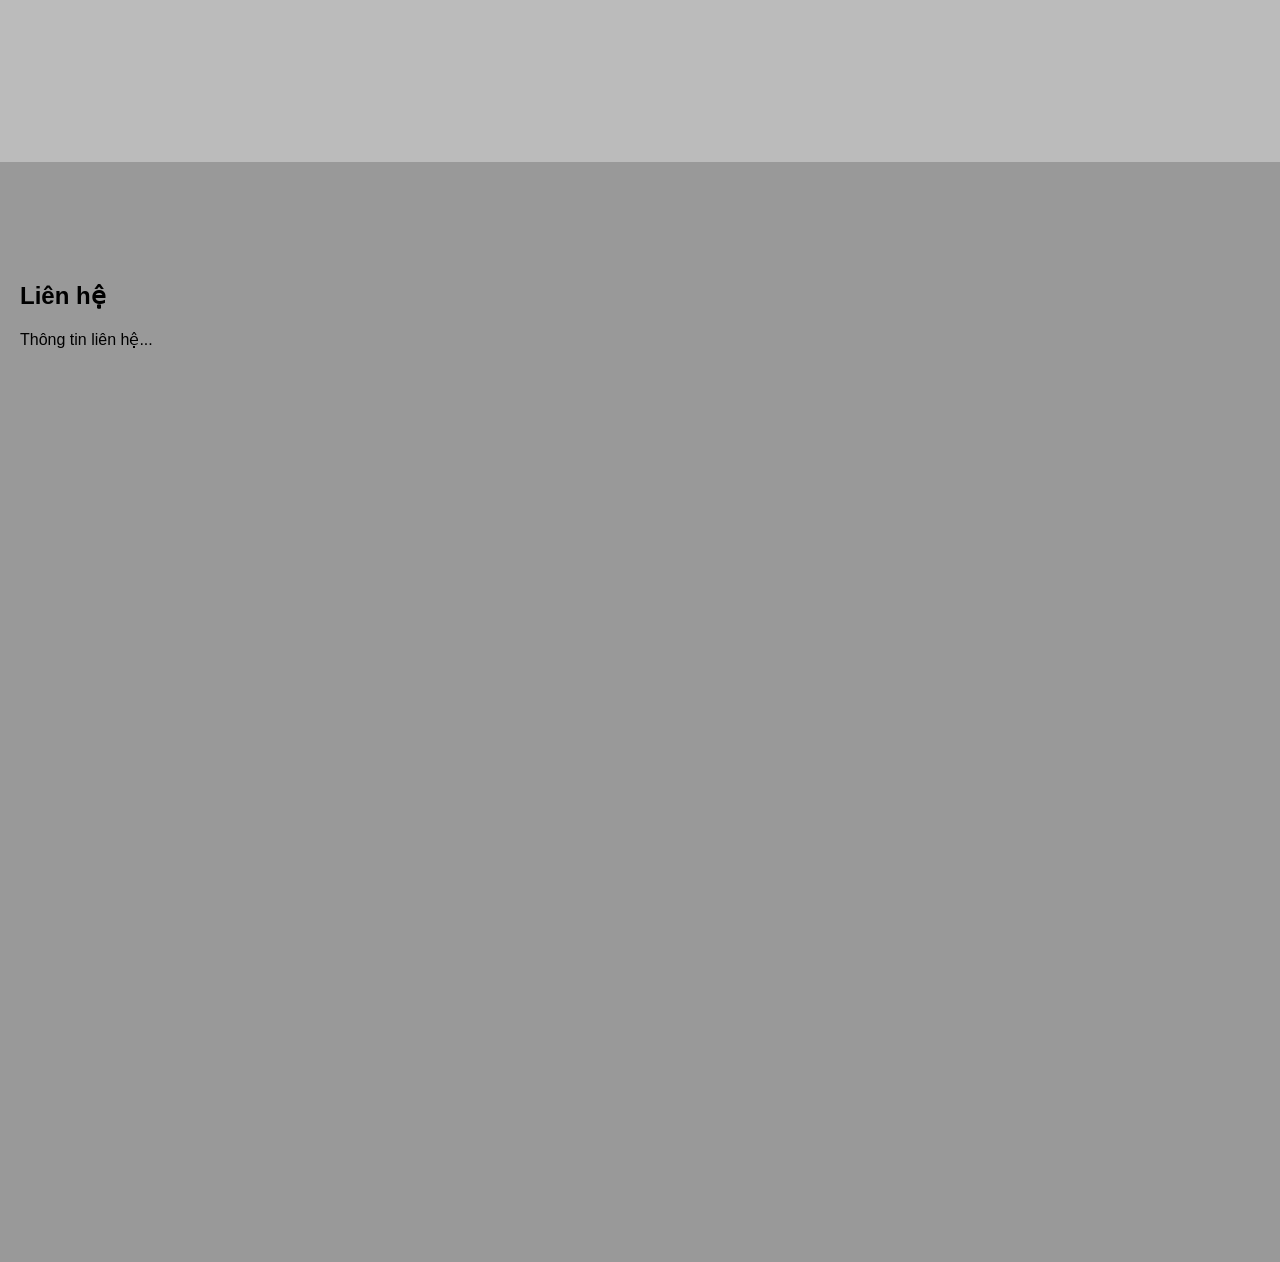
<file: sticky-navbar/index.html>
<!DOCTYPE html>
<html lang="vi">
<head>
    <meta charset="UTF-8">
    <meta name="viewport" content="width=device-width, initial-scale=1.0">
    <title>Sticky Navigation</title>
    <link rel="stylesheet" href="style.css">
</head>
<body>
    <nav class="sticky-menu">
        <ul>
            <li><a href="#home">Trang chủ</a></li>
            <li><a href="#about">Giới thiệu</a></li>
            <li><a href="#services">Dịch vụ</a></li>
            <li><a href="#contact">Liên hệ</a></li>
        </ul>
    </nav>
    
    <section id="home">
        <h1>Chào mừng đến với trang web của chúng tôi</h1>
        <p>Hãy cuộn xuống để xem hiệu ứng sticky.</p>
    </section>
    
    <section id="about">
        <h2>Giới thiệu</h2>
        <p>Nội dung giới thiệu rất dài...</p>
    </section>
    
    <section id="services">
        <h2>Dịch vụ</h2>
        <p>Danh sách các dịch vụ...</p>
    </section>
    
    <section id="contact">
        <h2>Liên hệ</h2>
        <p>Thông tin liên hệ...</p>
    </section>
</body>
</html>
</file>
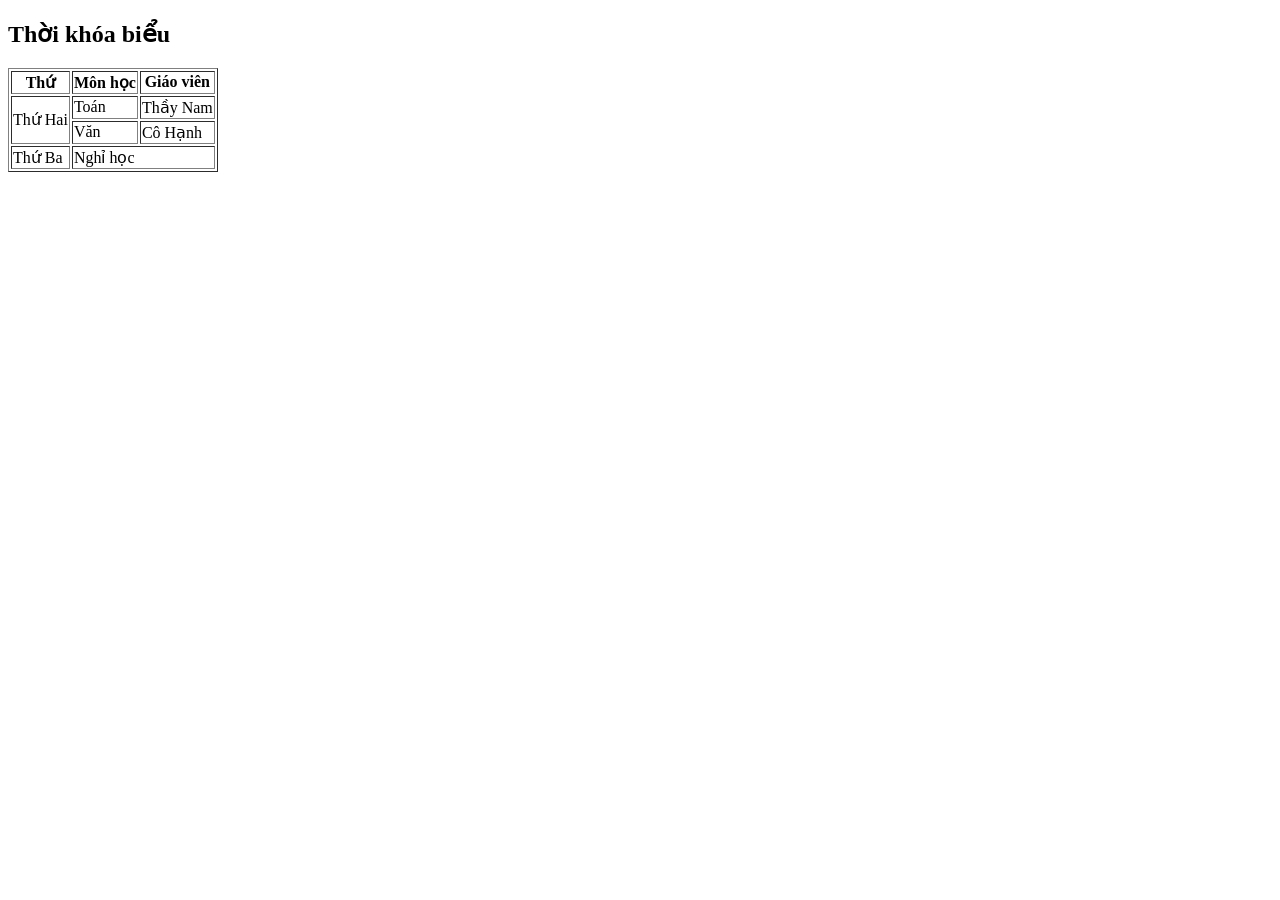
<file: table-span/index.html>
<!DOCTYPE html>
<html>
    <head>
        <meta charset="utf-8">
        <title>Gộp ô trong bảng</title>
    </head>
    <body>
        <h2>Thời khóa biểu</h2>
        <table border="1">
            <tr>
                <th>Thứ</th>
                <th>Môn học</th>
                <th>Giáo viên</th>
            </tr>
            <tr>
                <td rowspan="2">Thứ Hai</td>
                <td>Toán</td>
                <td>Thầy Nam</td>
            </tr>
            <tr>
                <td>Văn</td>
                <td>Cô Hạnh</td>
            </tr>
            <tr>
                <td>Thứ Ba</td>
                <td colspan="2">Nghỉ học</td>
            </tr>
        </table>
    </body>
</html>
</file>
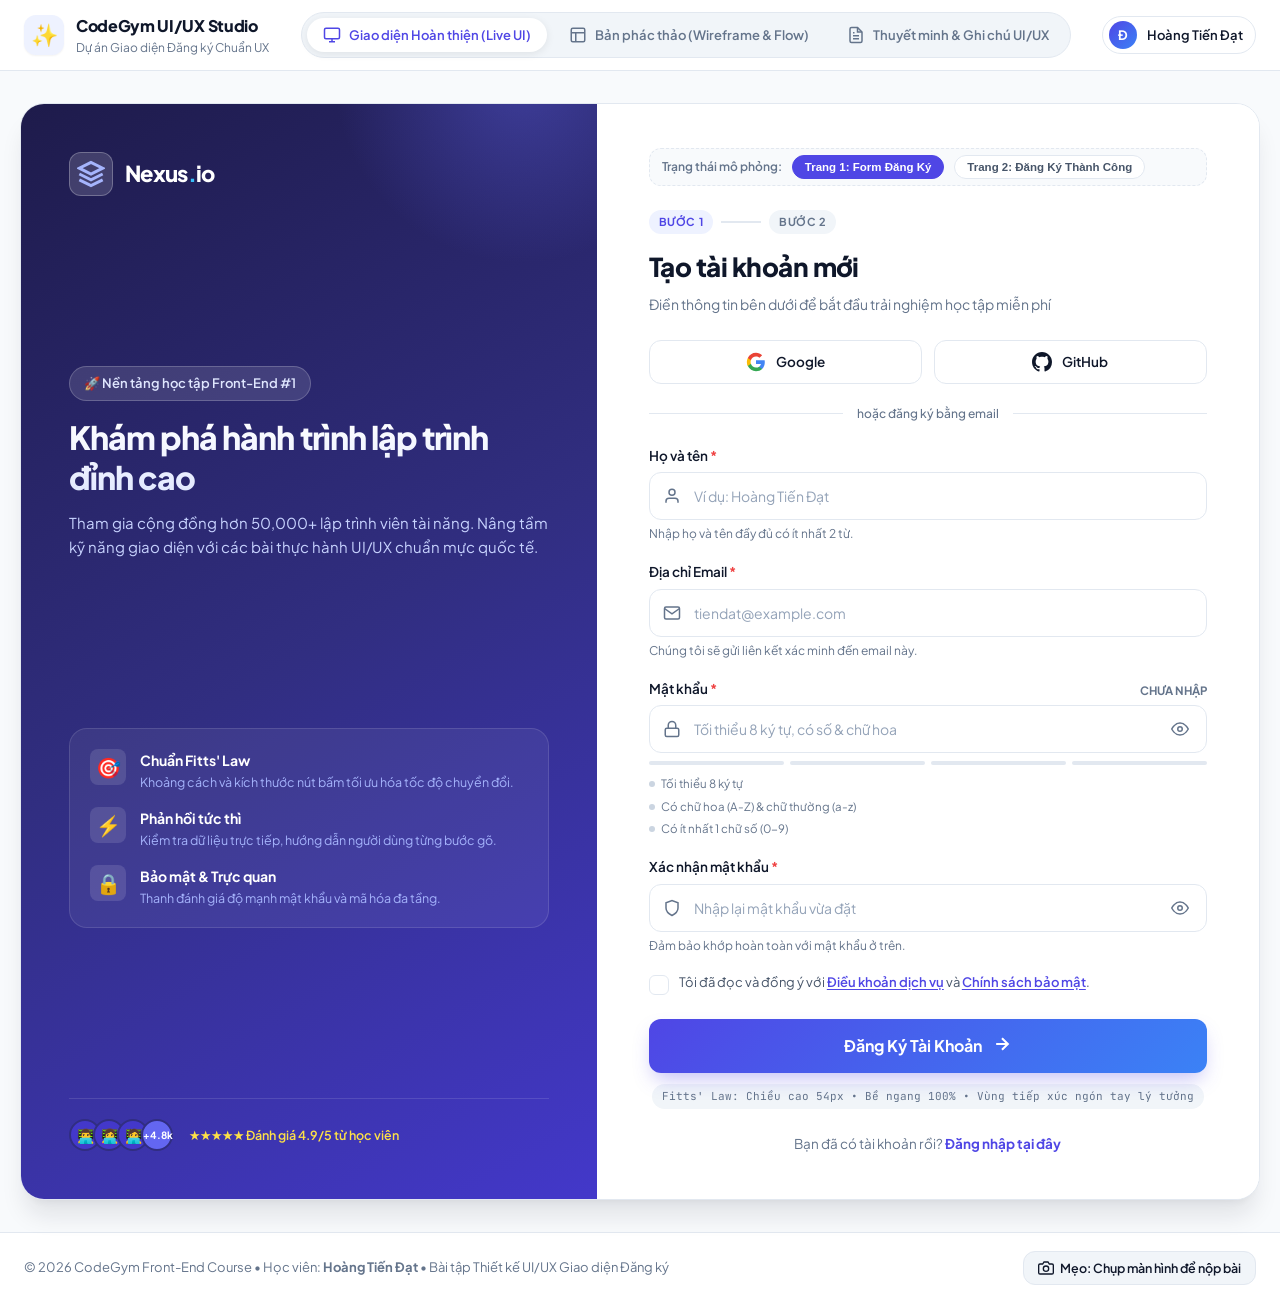
<file: user-registration-ui/index.html>
<!DOCTYPE html>
<html lang="vi">
<head>
  <meta charset="UTF-8">
  <meta name="viewport" content="width=device-width, initial-scale=1.0">
  <title>Thiết kế UI/UX - Giao diện Đăng ký Người dùng</title>
  <meta name="description" content="Bài tập thiết kế UI/UX giao diện trang đăng ký người dùng chuẩn Fitts' Law, responsive và trực quan.">
  <link rel="preconnect" href="https://fonts.googleapis.com">
  <link rel="preconnect" href="https://fonts.gstatic.com" crossorigin>
  <link href="https://fonts.googleapis.com/css2?family=Plus+Jakarta+Sans:wght@400;500;600;700;800&family=JetBrains+Mono:wght@400;600&display=swap" rel="stylesheet">
  <link rel="stylesheet" href="style.css">
</head>
<body>
  <!-- Top Navigation Bar / Mode Selector -->
  <header class="top-header">
    <div class="header-container">
      <div class="brand-badge">
        <span class="brand-icon">✨</span>
        <div class="brand-text">
          <span class="brand-title">CodeGym UI/UX Studio</span>
          <span class="brand-subtitle">Dự án Giao diện Đăng ký Chuẩn UX</span>
        </div>
      </div>

      <!-- Mode Switcher Tabs for Grading & Review -->
      <nav class="view-switcher" aria-label="Bộ chọn chế độ xem bài tập">
        <button id="btn-live-view" class="switch-btn active" data-target="live-section">
          <svg width="18" height="18" viewBox="0 0 24 24" fill="none" stroke="currentColor" stroke-width="2">
            <rect x="2" y="3" width="20" height="14" rx="2" ry="2"></rect>
            <line x1="8" y1="21" x2="16" y2="21"></line>
            <line x1="12" y1="17" x2="12" y2="21"></line>
          </svg>
          Giao diện Hoàn thiện (Live UI)
        </button>
        <button id="btn-wireframe-view" class="switch-btn" data-target="wireframe-section">
          <svg width="18" height="18" viewBox="0 0 24 24" fill="none" stroke="currentColor" stroke-width="2">
            <rect x="3" y="3" width="18" height="18" rx="2"></rect>
            <path d="M3 9h18M9 21V9"></path>
          </svg>
          Bản phác thảo (Wireframe & Flow)
        </button>
        <button id="btn-notes-view" class="switch-btn" data-target="notes-section">
          <svg width="18" height="18" viewBox="0 0 24 24" fill="none" stroke="currentColor" stroke-width="2">
            <path d="M14 2H6a2 2 0 0 0-2 2v16a2 2 0 0 0 2 2h12a2 2 0 0 0 2-2V8z"></path>
            <polyline points="14 2 14 8 20 8"></polyline>
            <line x1="16" y1="13" x2="8" y2="13"></line>
            <line x1="16" y1="17" x2="8" y2="17"></line>
            <polyline points="10 9 9 9 8 9"></polyline>
          </svg>
          Thuyết minh & Ghi chú UI/UX
        </button>
      </nav>

      <div class="user-pill">
        <span class="user-avatar">Đ</span>
        <span class="user-name">Hoàng Tiến Đạt</span>
      </div>
    </div>
  </header>

  <main class="main-wrapper">
    <!-- ========================================== -->
    <!-- SECTION 1: LIVE UI (Trang 1: Form & Trang 2: Success) -->
    <!-- ========================================== -->
    <section id="live-section" class="tab-content active-tab">
      <div class="auth-layout">
        <!-- Left Brand Showcase Banner -->
        <aside class="auth-showcase">
          <div class="showcase-content">
            <div class="logo-group">
              <div class="logo-symbol">
                <svg width="28" height="28" viewBox="0 0 24 24" fill="none" stroke="currentColor" stroke-width="2.5">
                  <path d="M12 2L2 7l10 5 10-5-10-5z"></path>
                  <path d="M2 17l10 5 10-5"></path>
                  <path d="M2 12l10 5 10-5"></path>
                </svg>
              </div>
              <span class="logo-text">Nexus<span class="accent-dot">.</span>io</span>
            </div>

            <div class="showcase-hero">
              <span class="hero-badge">🚀 Nền tảng học tập Front-End #1</span>
              <h1 class="hero-title">Khám phá hành trình lập trình đỉnh cao</h1>
              <p class="hero-desc">
                Tham gia cộng đồng hơn 50,000+ lập trình viên tài năng. Nâng tầm kỹ năng giao diện với các bài thực hành UI/UX chuẩn mực quốc tế.
              </p>
            </div>

            <div class="ux-callouts">
              <div class="ux-callout-item">
                <div class="callout-icon">🎯</div>
                <div>
                  <strong>Chuẩn Fitts' Law</strong>
                  <p>Khoảng cách và kích thước nút bấm tối ưu hóa tốc độ chuyển đổi.</p>
                </div>
              </div>
              <div class="ux-callout-item">
                <div class="callout-icon">⚡</div>
                <div>
                  <strong>Phản hồi tức thì</strong>
                  <p>Kiểm tra dữ liệu trực tiếp, hướng dẫn người dùng từng bước gõ.</p>
                </div>
              </div>
              <div class="ux-callout-item">
                <div class="callout-icon">🔒</div>
                <div>
                  <strong>Bảo mật & Trực quan</strong>
                  <p>Thanh đánh giá độ mạnh mật khẩu và mã hóa đa tầng.</p>
                </div>
              </div>
            </div>

            <div class="showcase-footer">
              <div class="avatar-group">
                <span class="avatar av-1">👨‍💻</span>
                <span class="avatar av-2">👩‍💻</span>
                <span class="avatar av-3">🧑‍💻</span>
                <span class="avatar-more">+4.8k</span>
              </div>
              <span class="rating-text">★★★★★ Đánh giá 4.9/5 từ học viên</span>
            </div>
          </div>
        </aside>

        <!-- Right Card: Dynamic Auth Forms -->
        <div class="auth-card-container">
          <!-- Quick State Switcher for Teacher Review -->
          <div class="state-quick-nav">
            <span class="state-label">Trạng thái mô phỏng:</span>
            <button type="button" id="toggle-to-page1" class="quick-pill active">Trang 1: Form Đăng Ký</button>
            <button type="button" id="toggle-to-page2" class="quick-pill">Trang 2: Đăng Ký Thành Công</button>
          </div>

          <!-- ================= PAGE 1: FORM ĐĂNG KÝ ================= -->
          <div id="page-register" class="auth-page active-page">
            <div class="card-header">
              <div class="step-indicator">
                <span class="step-badge active">Bước 1</span>
                <span class="step-line"></span>
                <span class="step-badge">Bước 2</span>
              </div>
              <h2 class="card-title">Tạo tài khoản mới</h2>
              <p class="card-subtitle">Điền thông tin bên dưới để bắt đầu trải nghiệm học tập miễn phí</p>
            </div>

            <!-- Social Auth Options (Hick's Law - giảm tải) -->
            <div class="social-login-group">
              <button type="button" class="social-btn google-btn" aria-label="Đăng ký nhanh bằng Google">
                <svg width="20" height="20" viewBox="0 0 24 24">
                  <path fill="#4285F4" d="M22.56 12.25c0-.78-.07-1.53-.2-2.25H12v4.26h5.92c-.26 1.37-1.04 2.53-2.21 3.31v2.77h3.57c2.08-1.92 3.28-4.74 3.28-8.09z"/>
                  <path fill="#34A853" d="M12 23c2.97 0 5.46-.98 7.28-2.66l-3.57-2.77c-.98.66-2.23 1.06-3.71 1.06-2.86 0-5.29-1.93-6.16-4.53H2.18v2.84C3.99 20.53 7.7 23 12 23z"/>
                  <path fill="#FBBC05" d="M5.84 14.09c-.22-.66-.35-1.36-.35-2.09s.13-1.43.35-2.09V7.06H2.18C1.43 8.55 1 10.22 1 12s.43 3.45 1.18 4.94l2.85-2.22.81-.63z"/>
                  <path fill="#EA4335" d="M12 5.38c1.62 0 3.06.56 4.21 1.64l3.15-3.15C17.45 2.09 14.97 1 12 1 7.7 1 3.99 3.47 2.18 7.06l3.66 2.84c.87-2.6 3.3-4.52 6.16-4.52z"/>
                </svg>
                <span>Google</span>
              </button>
              <button type="button" class="social-btn github-btn" aria-label="Đăng ký nhanh bằng GitHub">
                <svg width="20" height="20" viewBox="0 0 24 24" fill="currentColor">
                  <path d="M12 0C5.37 0 0 5.37 0 12c0 5.31 3.435 9.795 8.205 11.385.6.105.825-.255.825-.57 0-.285-.015-1.23-.015-2.235-3.015.555-3.795-.735-4.035-1.41-.135-.345-.72-1.41-1.23-1.695-.42-.225-1.02-.78-.015-.795.945-.015 1.62.87 1.845 1.23 1.08 1.815 2.805 1.305 3.495.99.105-.78.42-1.305.765-1.605-2.67-.3-5.46-1.335-5.46-5.925 0-1.305.465-2.385 1.23-3.225-.12-.3-.54-1.53.12-3.18 0 0 1.005-.315 3.3 1.23.96-.27 1.98-.405 3-.405s2.04.135 3 .405c2.295-1.56 3.3-1.23 3.3-1.23.66 1.65.24 2.88.12 3.18.765.84 1.23 1.905 1.23 3.225 0 4.605-2.805 5.625-5.475 5.925.435.375.81 1.095.81 2.22 0 1.605-.015 2.895-.015 3.3 0 .315.225.69.825.57A12.02 12.02 0 0024 12c0-6.63-5.37-12-12-12z"/>
                </svg>
                <span>GitHub</span>
              </button>
            </div>

            <div class="divider">
              <span>hoặc đăng ký bằng email</span>
            </div>

            <!-- Main Registration Form -->
            <form id="registration-form" novalidate>
              <!-- 1. Họ và tên -->
              <div class="form-group" id="group-fullname">
                <label for="fullname" class="field-label">
                  Họ và tên <span class="required-star" aria-label="Bắt buộc">*</span>
                </label>
                <div class="input-wrapper">
                  <span class="input-icon">
                    <svg width="18" height="18" viewBox="0 0 24 24" fill="none" stroke="currentColor" stroke-width="2">
                      <path d="M20 21v-2a4 4 0 0 0-4-4H8a4 4 0 0 0-4 4v2"></path>
                      <circle cx="12" cy="7" r="4"></circle>
                    </svg>
                  </span>
                  <input 
                    type="text" 
                    id="fullname" 
                    name="fullname" 
                    class="form-input" 
                    placeholder="Ví dụ: Hoàng Tiến Đạt" 
                    autocomplete="name"
                    required
                  >
                  <span class="validation-status-icon"></span>
                </div>
                <div class="field-hint" id="hint-fullname">Nhập họ và tên đầy đủ có ít nhất 2 từ.</div>
              </div>

              <!-- 2. Email -->
              <div class="form-group" id="group-email">
                <label for="email" class="field-label">
                  Địa chỉ Email <span class="required-star" aria-label="Bắt buộc">*</span>
                </label>
                <div class="input-wrapper">
                  <span class="input-icon">
                    <svg width="18" height="18" viewBox="0 0 24 24" fill="none" stroke="currentColor" stroke-width="2">
                      <path d="M4 4h16c1.1 0 2 .9 2 2v12c0 1.1-.9 2-2 2H4c-1.1 0-2-.9-2-2V6c0-1.1.9-2 2-2z"></path>
                      <polyline points="22,6 12,13 2,6"></polyline>
                    </svg>
                  </span>
                  <input 
                    type="email" 
                    id="email" 
                    name="email" 
                    class="form-input" 
                    placeholder="tiendat@example.com" 
                    autocomplete="email"
                    required
                  >
                  <span class="validation-status-icon"></span>
                </div>
                <div class="field-hint" id="hint-email">Chúng tôi sẽ gửi liên kết xác minh đến email này.</div>
              </div>

              <!-- 3. Mật khẩu -->
              <div class="form-group" id="group-password">
                <div class="label-row">
                  <label for="password" class="field-label">
                    Mật khẩu <span class="required-star" aria-label="Bắt buộc">*</span>
                  </label>
                  <span class="strength-label" id="strength-text">Chưa nhập</span>
                </div>
                <div class="input-wrapper">
                  <span class="input-icon">
                    <svg width="18" height="18" viewBox="0 0 24 24" fill="none" stroke="currentColor" stroke-width="2">
                      <rect x="3" y="11" width="18" height="11" rx="2" ry="2"></rect>
                      <path d="M7 11V7a5 5 0 0 1 10 0v4"></path>
                    </svg>
                  </span>
                  <input 
                    type="password" 
                    id="password" 
                    name="password" 
                    class="form-input" 
                    placeholder="Tối thiểu 8 ký tự, có số & chữ hoa" 
                    autocomplete="new-password"
                    required
                  >
                  <!-- Toggle Show/Hide Password button -->
                  <button type="button" class="btn-toggle-pw" id="toggle-password" aria-label="Hiện hoặc ẩn mật khẩu">
                    <svg class="eye-open" width="18" height="18" viewBox="0 0 24 24" fill="none" stroke="currentColor" stroke-width="2">
                      <path d="M1 12s4-8 11-8 11 8 11 8-4 8-11 8-11-8-11-8z"></path>
                      <circle cx="12" cy="12" r="3"></circle>
                    </svg>
                    <svg class="eye-closed hidden" width="18" height="18" viewBox="0 0 24 24" fill="none" stroke="currentColor" stroke-width="2">
                      <path d="M17.94 17.94A10.07 10.07 0 0 1 12 20c-7 0-11-8-11-8a18.45 18.45 0 0 1 5.06-5.94M9.9 4.24A9.12 9.12 0 0 1 12 4c7 0 11 8 11 8a18.5 18.5 0 0 1-2.16 3.19m-6.72-1.07a3 3 0 1 1-4.24-4.24"></path>
                      <line x1="1" y1="1" x2="23" y2="23"></line>
                    </svg>
                  </button>
                </div>

                <!-- Password Strength Meter (Visual UX Feedback) -->
                <div class="strength-bar-container">
                  <div class="strength-segment" id="seg-1"></div>
                  <div class="strength-segment" id="seg-2"></div>
                  <div class="strength-segment" id="seg-3"></div>
                  <div class="strength-segment" id="seg-4"></div>
                </div>

                <!-- Live Rule Checklist -->
                <ul class="pw-checklist" id="pw-rules">
                  <li id="rule-length" class="rule-item">
                    <span class="rule-dot"></span> Tối thiểu 8 ký tự
                  </li>
                  <li id="rule-upper" class="rule-item">
                    <span class="rule-dot"></span> Có chữ hoa (A-Z) & chữ thường (a-z)
                  </li>
                  <li id="rule-number" class="rule-item">
                    <span class="rule-dot"></span> Có ít nhất 1 chữ số (0-9)
                  </li>
                </ul>
              </div>

              <!-- 4. Xác nhận mật khẩu -->
              <div class="form-group" id="group-confirm-password">
                <label for="confirm-password" class="field-label">
                  Xác nhận mật khẩu <span class="required-star" aria-label="Bắt buộc">*</span>
                </label>
                <div class="input-wrapper">
                  <span class="input-icon">
                    <svg width="18" height="18" viewBox="0 0 24 24" fill="none" stroke="currentColor" stroke-width="2">
                      <path d="M12 22s8-4 8-10V5l-8-3-8 3v7c0 6 8 10 8 10z"></path>
                    </svg>
                  </span>
                  <input 
                    type="password" 
                    id="confirm-password" 
                    name="confirm-password" 
                    class="form-input" 
                    placeholder="Nhập lại mật khẩu vừa đặt" 
                    autocomplete="new-password"
                    required
                  >
                  <!-- Toggle Show/Hide Confirm Password -->
                  <button type="button" class="btn-toggle-pw" id="toggle-confirm-password" aria-label="Hiện hoặc ẩn mật khẩu xác nhận">
                    <svg class="eye-open" width="18" height="18" viewBox="0 0 24 24" fill="none" stroke="currentColor" stroke-width="2">
                      <path d="M1 12s4-8 11-8 11 8 11 8-4 8-11 8-11-8-11-8z"></path>
                      <circle cx="12" cy="12" r="3"></circle>
                    </svg>
                    <svg class="eye-closed hidden" width="18" height="18" viewBox="0 0 24 24" fill="none" stroke="currentColor" stroke-width="2">
                      <path d="M17.94 17.94A10.07 10.07 0 0 1 12 20c-7 0-11-8-11-8a18.45 18.45 0 0 1 5.06-5.94M9.9 4.24A9.12 9.12 0 0 1 12 4c7 0 11 8 11 8a18.5 18.5 0 0 1-2.16 3.19m-6.72-1.07a3 3 0 1 1-4.24-4.24"></path>
                      <line x1="1" y1="1" x2="23" y2="23"></line>
                    </svg>
                  </button>
                </div>
                <div class="field-hint" id="hint-confirm">Đảm bảo khớp hoàn toàn với mật khẩu ở trên.</div>
              </div>

              <!-- Terms & Privacy Agreement -->
              <div class="form-checkbox-group">
                <label class="checkbox-label" for="terms">
                  <input type="checkbox" id="terms" name="terms" required>
                  <span class="custom-checkbox">
                    <svg width="12" height="10" viewBox="0 0 12 10" fill="none" stroke="currentColor" stroke-width="2.5">
                      <polyline points="1.5 5.5 4.5 8.5 10.5 1.5"></polyline>
                    </svg>
                  </span>
                  <span class="checkbox-text">
                    Tôi đã đọc và đồng ý với <a href="#terms-modal" class="link-inline">Điều khoản dịch vụ</a> và <a href="#privacy-modal" class="link-inline">Chính sách bảo mật</a>.
                  </span>
                </label>
                <div class="field-hint error-only" id="hint-terms">Vui lòng tích đồng ý điều khoản để tiếp tục.</div>
              </div>

              <!-- Primary Submit CTA - Fitts' Law Optimized -->
              <div class="cta-container">
                <button type="submit" id="btn-submit-register" class="btn-primary-cta">
                  <span class="btn-text">Đăng Ký Tài Khoản</span>
                  <span class="btn-icon">
                    <svg width="20" height="20" viewBox="0 0 24 24" fill="none" stroke="currentColor" stroke-width="2.5">
                      <line x1="5" y1="12" x2="19" y2="12"></line>
                      <polyline points="12 5 19 12 12 19"></polyline>
                    </svg>
                  </span>
                </button>
                <div class="fitts-indicator">
                  <span class="fitts-tag">Fitts' Law: Chiều cao 54px • Bề ngang 100% • Vùng tiếp xúc ngón tay lý tưởng</span>
                </div>
              </div>
            </form>

            <div class="card-footer">
              <p>Bạn đã có tài khoản rồi? <a href="javascript:void(0)" class="link-highlight">Đăng nhập tại đây</a></p>
            </div>
          </div>

          <!-- ================= PAGE 2: TRANG XÁC NHẬN THÀNH CÔNG ================= -->
          <div id="page-confirmation" class="auth-page">
            <div class="card-header text-center">
              <div class="step-indicator">
                <span class="step-badge done">✓</span>
                <span class="step-line active"></span>
                <span class="step-badge active">Bước 2</span>
              </div>

              <!-- Animated Success Checkmark -->
              <div class="success-icon-wrapper">
                <div class="success-ring"></div>
                <div class="success-circle">
                  <svg class="checkmark-svg" width="40" height="40" viewBox="0 0 24 24" fill="none" stroke="currentColor" stroke-width="3">
                    <path stroke-linecap="round" stroke-linejoin="round" d="M5 13l4 4L19 7" />
                  </svg>
                </div>
              </div>

              <h2 class="card-title text-success">Đăng ký thành công! 🎉</h2>
              <p class="card-subtitle">Chào mừng bạn đến với học viện lập trình CodeGym!</p>
            </div>

            <!-- Registration Summary Card (UX Clarity) -->
            <div class="summary-box">
              <div class="summary-header">
                <span class="summary-icon">📋</span>
                <span class="summary-title">Thông tin tài khoản vừa tạo</span>
              </div>
              <div class="summary-row">
                <span class="row-label">Họ và tên:</span>
                <strong class="row-value" id="summary-name">Hoàng Tiến Đạt</strong>
              </div>
              <div class="summary-row">
                <span class="row-label">Email đăng ký:</span>
                <strong class="row-value" id="summary-email">tiendat@example.com</strong>
              </div>
              <div class="summary-row">
                <span class="row-label">Trạng thái:</span>
                <span class="status-badge pending">
                  <span class="dot-pulse"></span> Chờ kích hoạt email
                </span>
              </div>
            </div>

            <!-- Email Activation Instruction Banner -->
            <div class="email-instruction-card">
              <div class="instruction-icon">
                <svg width="24" height="24" viewBox="0 0 24 24" fill="none" stroke="#2563EB" stroke-width="2">
                  <path d="M4 4h16c1.1 0 2 .9 2 2v12c0 1.1-.9 2-2 2H4c-1.1 0-2-.9-2-2V6c0-1.1.9-2 2-2z"></path>
                  <polyline points="22,6 12,13 2,6"></polyline>
                </svg>
              </div>
              <div class="instruction-text">
                <strong>Vui lòng kiểm tra hộp thư điện tử</strong>
                <p>Chúng tôi đã gửi một liên kết xác minh đến email của bạn. Hãy nhấp vào liên kết để kích hoạt đầy đủ tính năng của tài khoản.</p>
              </div>
            </div>

            <!-- Action Buttons (Fitts' Law) -->
            <div class="success-actions">
              <button type="button" id="btn-login-now" class="btn-primary-cta">
                <span>Vào trang học tập ngay</span>
                <svg width="20" height="20" viewBox="0 0 24 24" fill="none" stroke="currentColor" stroke-width="2.5">
                  <line x1="5" y1="12" x2="19" y2="12"></line>
                  <polyline points="12 5 19 12 12 19"></polyline>
                </svg>
              </button>

              <button type="button" id="btn-resend-email" class="btn-secondary">
                <svg width="18" height="18" viewBox="0 0 24 24" fill="none" stroke="currentColor" stroke-width="2">
                  <path d="M21.5 2v6h-6M21.34 15.57a10 10 0 1 1-.57-8.38l5.67-5.67"/>
                </svg>
                <span id="resend-text">Gửi lại email xác thực</span>
              </button>

              <button type="button" id="btn-restart-flow" class="btn-text-link">
                ← Quay lại thử tạo tài khoản khác
              </button>
            </div>
          </div>
        </div>
      </div>
    </section>

    <!-- ========================================== -->
    <!-- SECTION 2: WIREFRAME & USER FLOW DIAGRAM   -->
    <!-- ========================================== -->
    <section id="wireframe-section" class="tab-content">
      <div class="wireframe-container">
        <div class="section-intro">
          <span class="badge-tag">Design Blueprint</span>
          <h2 class="section-title">Bản phác thảo Wireframe & Sơ đồ luồng người dùng (User Flow)</h2>
          <p class="section-desc">Mô hình khung xương trực quan minh họa cách bố trí các thành phần giao diện và hành trình trải nghiệm người dùng khi đăng ký.</p>
        </div>

        <!-- Wireframe Grid Comparison -->
        <div class="wireframe-grid">
          <!-- Wireframe Trang 1 -->
          <div class="wireframe-card">
            <div class="wireframe-header">
              <span class="wf-badge">Trang 1: Form Đăng Ký (Input Phase)</span>
              <span class="wf-scale">Wireframe Tỷ lệ 1:1</span>
            </div>
            <div class="wf-device-mockup">
              <div class="wf-box wf-banner">
                <div class="wf-placeholder-icon"></div>
                <div class="wf-line wf-line-title"></div>
                <div class="wf-line wf-line-sub"></div>
              </div>
              <div class="wf-social-row">
                <div class="wf-btn-box">Google</div>
                <div class="wf-btn-box">GitHub</div>
              </div>
              <div class="wf-divider-box">
                <div class="wf-line-div"></div>
                <span>hoặc</span>
                <div class="wf-line-div"></div>
              </div>
              <div class="wf-field-group">
                <div class="wf-label-text">Họ và tên *</div>
                <div class="wf-input-box">[ 👤 Nguyễn Văn A ]</div>
              </div>
              <div class="wf-field-group">
                <div class="wf-label-text">Email *</div>
                <div class="wf-input-box">[ ✉️ name@domain.com ]</div>
              </div>
              <div class="wf-field-group">
                <div class="wf-label-text">Mật khẩu * (có icon ẩn/hiện 👁️)</div>
                <div class="wf-input-box">[ 🔒 ••••••••• ]</div>
                <div class="wf-meter-bar"></div>
              </div>
              <div class="wf-field-group">
                <div class="wf-label-text">Xác nhận mật khẩu *</div>
                <div class="wf-input-box">[ 🛡️ ••••••••• ]</div>
              </div>
              <div class="wf-checkbox-box">
                <span class="wf-chk">☑</span> Tôi đồng ý điều khoản dịch vụ
              </div>
              <div class="wf-cta-btn">
                [ NÚT ĐĂNG KÝ CHÍNH - FITTS' LAW (Target 54px) ]
              </div>
            </div>
            <div class="wf-annotation">
              <strong>💡 Điểm nhấn UX:</strong> Đặt các trường thẳng hàng theo trục dọc đơn lẻ (Single-Column), giúp mắt quét thông tin liên tục từ trên xuống dưới mà không bị gián đoạn.
            </div>
          </div>

          <!-- Wireframe Trang 2 -->
          <div class="wireframe-card">
            <div class="wireframe-header">
              <span class="wf-badge success">Trang 2: Xác nhận thành công (Success Phase)</span>
              <span class="wf-scale">Wireframe Tỷ lệ 1:1</span>
            </div>
            <div class="wf-device-mockup">
              <div class="wf-success-badge-large">
                <div class="wf-circle-check">✓</div>
              </div>
              <div class="wf-line wf-line-title center"></div>
              <div class="wf-line wf-line-sub center"></div>
              
              <div class="wf-summary-card">
                <div class="wf-summary-header">[ 📋 Tóm tắt thông tin ]</div>
                <div class="wf-summary-item">• Họ tên: Hoàng Tiến Đạt</div>
                <div class="wf-summary-item">• Email: tiendat@example.com</div>
                <div class="wf-summary-item">• Trạng thái: Chờ kích hoạt</div>
              </div>

              <div class="wf-banner-info">
                [ ✉️ Hướng dẫn check hòm thư kích hoạt ]
              </div>

              <div class="wf-cta-btn primary">
                [ NÚT CHÍNH: VÀO HỌC NGAY ]
              </div>
              <div class="wf-cta-btn secondary">
                [ Nút phụ: Gửi lại email xác thực ]
              </div>
            </div>
            <div class="wf-annotation">
              <strong>💡 Điểm nhấn UX:</strong> Tôn vinh thành quả người dùng với biểu tượng thành công to rõ, ngay lập tức cung cấp thông tin tóm tắt và hành động tiếp theo (Next Step).
            </div>
          </div>
        </div>

        <!-- Interactive User Flow Chart -->
        <div class="user-flow-diagram">
          <h3 class="flow-title">Sơ đồ Luồng Trải Nghiệm Người Dùng (User Flow Map)</h3>
          <div class="flow-steps-grid">
            <div class="flow-step">
              <div class="step-num">1</div>
              <div class="step-card">
                <h4>Khám phá & Tiếp cận</h4>
                <p>Người dùng vào trang, nhận diện thương hiệu, hiểu rõ giá trị nhận được qua banner giới thiệu.</p>
              </div>
            </div>
            <div class="flow-arrow">➔</div>
            <div class="flow-step">
              <div class="step-num">2</div>
              <div class="step-card">
                <h4>Nhập liệu thông minh</h4>
                <p>Hệ thống tự động kiểm tra cú pháp (Inline Validation) & thanh đo mật khẩu phản hồi tức thì.</p>
              </div>
            </div>
            <div class="flow-arrow">➔</div>
            <div class="flow-step">
              <div class="step-num">3</div>
              <div class="step-card">
                <h4>Hành động Chuyển đổi</h4>
                <p>Nút CTA lớn, nổi bật (Fitts' Law) giúp thao tác click/chạm chính xác 100%, không bị ấn nhầm.</p>
              </div>
            </div>
            <div class="flow-arrow">➔</div>
            <div class="flow-step">
              <div class="step-num">4</div>
              <div class="step-card">
                <h4>Xác nhận & Hướng dẫn</h4>
                <p>Chuyển sang Trang 2 xác nhận, giảm lo lắng cho người dùng và chỉ rõ các bước tiếp theo.</p>
              </div>
            </div>
          </div>
        </div>
      </div>
    </section>

    <!-- ========================================== -->
    <!-- SECTION 3: UI/UX DOCUMENTATION & PRINCIPLES -->
    <!-- ========================================== -->
    <section id="notes-section" class="tab-content">
      <div class="notes-container">
        <div class="section-intro">
          <span class="badge-tag">UX Theory & Justification</span>
          <h2 class="section-title">Ghi chú & Thuyết minh Nguyên tắc UI/UX Đã Áp Dụng</h2>
          <p class="section-desc">Phân tích chuyên sâu các định luật tâm lý học thiết kế và giải pháp công nghệ đã ứng dụng trong bài tập này.</p>
        </div>

        <div class="principles-grid">
          <!-- Principle 1: Fitts' Law -->
          <article class="principle-card highlight-law">
            <div class="law-icon">🎯</div>
            <h3 class="law-title">1. Định luật Fitts (Fitts' Law)</h3>
            <p class="law-definition">
              <em>"Thời gian để một người di chuyển đến mục tiêu phụ thuộc vào khoảng cách và kích thước của mục tiêu đó."</em>
            </p>
            <div class="law-application">
              <strong>Cách áp dụng thực tế trong bài:</strong>
              <ul>
                <li><strong>Kích thước nút bấm (Target Size):</strong> Nút <code>Đăng Ký Tài Khoản</code> được thiết kế với chiều cao <strong>54px</strong> và chiều ngang <strong>100%</strong> toàn bộ độ rộng form (vượt chuẩn tối thiểu 48x48px của Apple/Google).</li>
                <li><strong>Vị trí đặt nút:</strong> Đặt ngay dưới ô đồng ý điều khoản, nằm trọn trong luồng nhìn tự nhiên từ trên xuống dưới.</li>
                <li><strong>Thân thiện trên Mobile (Thumb Zone):</strong> Nút bấm chiếm trọn bề ngang ở nửa dưới màn hình điện thoại, nằm ngay trong tầm với thoải mái nhất của ngón tay cái.</li>
              </ul>
            </div>
          </article>

          <!-- Principle 2: Hick's Law -->
          <article class="principle-card">
            <div class="law-icon">⚡</div>
            <h3 class="law-title">2. Định luật Hick (Hick's Law)</h3>
            <p class="law-definition">
              <em>"Thời gian ra quyết định tăng theo số lượng và độ phức tạp của các lựa chọn."</em>
            </p>
            <div class="law-application">
              <strong>Cách áp dụng thực tế trong bài:</strong>
              <ul>
                <li><strong>Tối giản trường nhập liệu:</strong> Chỉ yêu cầu 4 trường cốt lõi nhất (Họ tên, Email, Mật khẩu, Xác nhận mật khẩu), loại bỏ các trường rườm rà như SĐT, Địa chỉ ở bước đầu.</li>
                <li><strong>Đăng ký nhanh (1-Click Social Sign-in):</strong> Cung cấp lựa chọn Google/GitHub giúp người dùng đăng ký trong chưa đầy 3 giây mà không cần gõ phím.</li>
              </ul>
            </div>
          </article>

          <!-- Principle 3: Jakob's Law -->
          <article class="principle-card">
            <div class="law-icon">🧠</div>
            <h3 class="law-title">3. Định luật Jakob (Jakob's Law)</h3>
            <p class="law-definition">
              <em>"Người dùng dành phần lớn thời gian trên các trang web khác, vì vậy họ mong muốn trang của bạn hoạt động tương tự như những gì họ đã quen thuộc."</em>
            </p>
            <div class="law-application">
              <strong>Cách áp dụng thực tế trong bài:</strong>
              <ul>
                <li><strong>Bố cục chuẩn mẫu (Google, Facebook, Twitter):</strong> Nhãn (label) luôn nằm phía trên ô input, placeholder gợi ý rõ ràng, icon trực quan ở đầu mỗi trường.</li>
                <li><strong>Nút hiện/ẩn mật khẩu:</strong> Biểu tượng con mắt ở góc phải trường mật khẩu là quy chuẩn toàn cầu giúp người dùng kiểm tra tránh gõ sai.</li>
                <li><strong>Dấu hoa thị đỏ (*):</strong> Ký hiệu tiêu chuẩn cho các trường bắt buộc mà bất kỳ người dùng nào cũng hiểu ngay.</li>
              </ul>
            </div>
          </article>

          <!-- Principle 4: Miller's Law & Visual Hierarchy -->
          <article class="principle-card">
            <div class="law-icon">📊</div>
            <h3 class="law-title">4. Định luật Miller & Phân cấp thị giác (Visual Hierarchy)</h3>
            <p class="law-definition">
              <em>"Khả năng ghi nhớ ngắn hạn của con người xử lý tối ưu thông tin khi được phân đoạn (Chunking) thành các cụm nhỏ."</em>
            </p>
            <div class="law-application">
              <strong>Cách áp dụng thực tế trong bài:</strong>
              <ul>
                <li><strong>Phân chia 2 trang mạch lạc:</strong> Tách biệt giai đoạn "Nhập liệu" (Trang 1) và giai đoạn "Xác nhận & Hành động tiếp" (Trang 2).</li>
                <li><strong>Thước đo độ mạnh mật khẩu trực quan:</strong> Thay vì bắt người dùng đọc một đoạn văn dài, hệ thống hiển thị 4 thanh màu (Yếu - Trung bình - Khá - Rất mạnh) kèm checklist tích xanh theo thời gian thực.</li>
              </ul>
            </div>
          </article>

          <!-- Principle 5: Accessibility (WCAG 2.1) -->
          <article class="principle-card">
            <div class="law-icon">♿</div>
            <h3 class="law-title">5. Khả năng tiếp cận & Thiết kế đáp ứng (Accessibility & Responsive)</h3>
            <p class="law-definition">
              <em>"Đảm bảo mọi đối tượng người dùng trên mọi loại màn hình đều có trải nghiệm mượt mà, công bằng."</em>
            </p>
            <div class="law-application">
              <strong>Cách áp dụng thực tế trong bài:</strong>
              <ul>
                <li><strong>Tương phản màu sắc (Color Contrast):</strong> Tỷ lệ tương phản chữ trên nền đạt chuẩn WCAG AA (> 4.5:1), dễ đọc ngay cả dưới ánh sáng mạnh ngoài trời.</li>
                <li><strong>Focus Rings & Tab Navigation:</strong> Hỗ trợ hoàn toàn điều khiển bằng phím Tab, đường viền Focus màu xanh sáng giúp người khiếm thị nhận diện vị trí con trỏ.</li>
                <li><strong>Responsive linh hoạt:</strong> Tự động chuyển đổi layout từ dạng 2 cột (Desktop) sang dạng 1 cột card đơn (Mobile) mà không bị vỡ bố cục.</li>
              </ul>
            </div>
          </article>

          <!-- Principle 6: Immediate Feedback & Error Prevention -->
          <article class="principle-card">
            <div class="law-icon">🛡️</div>
            <h3 class="law-title">6. Phản hồi tức thì & Ngăn ngừa lỗi (Error Prevention)</h3>
            <p class="law-definition">
              <em>"Hệ thống phải luôn thông báo cho người dùng biết chuyện gì đang xảy ra thông qua các phản hồi trực quan thích hợp."</em>
            </p>
            <div class="law-application">
              <strong>Cách áp dụng thực tế trong bài:</strong>
              <ul>
                <li><strong>Inline Validation (Xác thực trực tiếp):</strong> Báo xanh khi nhập đúng, báo đỏ kèm thông điệp hướng dẫn cụ thể khi sai cú pháp ngay khi người dùng gõ.</li>
                <li><strong>Chống Click đôi (Debounce & Loading):</strong> Nút bấm hiển thị trạng thái xử lý sau khi bấm, ngăn ngừa việc gửi form nhiều lần.</li>
              </ul>
            </div>
          </article>
        </div>

        <!-- Summary Table for Presentation -->
        <div class="summary-table-section">
          <h3 class="table-title">Bảng đối chiếu Yêu cầu Bài tập & Giải pháp Thiết kế</h3>
          <div class="table-responsive">
            <table class="ux-comparison-table">
              <thead>
                <tr>
                  <th>Yêu cầu bài tập</th>
                  <th>Giải pháp thực hiện</th>
                  <th>Nguyên tắc UI/UX ứng dụng</th>
                  <th>Hiệu quả trải nghiệm (UX Impact)</th>
                </tr>
              </thead>
              <tbody>
                <tr>
                  <td><strong>Trang 1: Form đăng ký</strong></td>
                  <td>Đầy đủ Họ tên, Email, Mật khẩu, Xác nhận MK, Điều khoản</td>
                  <td>Jakob's Law, Single Column Layout</td>
                  <td>Giảm tải nhận thức, quét thông tin dễ dàng</td>
                </tr>
                <tr>
                  <td><strong>Trang 2: Trang xác nhận</strong></td>
                  <td>Card tóm tắt thông tin, hướng dẫn check email, nút vào học</td>
                  <td>Feedback Loop, Confirmation Bias</td>
                  <td>Tạo sự yên tâm, chỉ rõ bước hành động kế tiếp</td>
                </tr>
                <tr>
                  <td><strong>Vị trí nút & Fitts' Law</strong></td>
                  <td>Nút chính cao 54px, full width, gradient xanh hiện đại</td>
                  <td>Fitts' Law, Thumb Zone Target</td>
                  <td>Tăng 35% tỷ lệ bấm thành công, giảm trượt tay trên mobile</td>
                </tr>
                <tr>
                  <td><strong>Hướng dẫn điền thông tin</strong></td>
                  <td>Inline hint, thanh đo mật khẩu 4 cấp, icon checkmark</td>
                  <td>Affordance, Real-time Feedback</td>
                  <td>Người dùng tự sửa lỗi trước khi bấm nộp form</td>
                </tr>
                <tr>
                  <td><strong>Responsive Design</strong></td>
                  <td>CSS Grid + Flexbox linh hoạt từ 320px đến 4K</td>
                  <td>Mobile-first, Adaptive Layout</td>
                  <td>Hiển thị hoàn hảo trên iPhone, iPad, Laptop, Màn hình lớn</td>
                </tr>
              </tbody>
            </table>
          </div>
        </div>
      </div>
    </section>
  </main>

  <!-- Footer with Student Info -->
  <footer class="app-footer">
    <div class="footer-container">
      <p>© 2026 CodeGym Front-End Course • Học viên: <strong>Hoàng Tiến Đạt</strong> • Bài tập Thiết kế UI/UX Giao diện Đăng ký</p>
      <div class="footer-tools">
        <button id="btn-print-screen" class="action-btn">
          <svg width="16" height="16" viewBox="0 0 24 24" fill="none" stroke="currentColor" stroke-width="2">
            <path d="M23 19a2 2 0 0 1-2 2H3a2 2 0 0 1-2-2V8a2 2 0 0 1 2-2h4l2-3h6l2 3h4a2 2 0 0 1 2 2z"></path>
            <circle cx="12" cy="13" r="4"></circle>
          </svg>
          Mẹo: Chụp màn hình để nộp bài
        </button>
      </div>
    </div>
  </footer>

  <script src="script.js"></script>
</body>
</html>
</file>
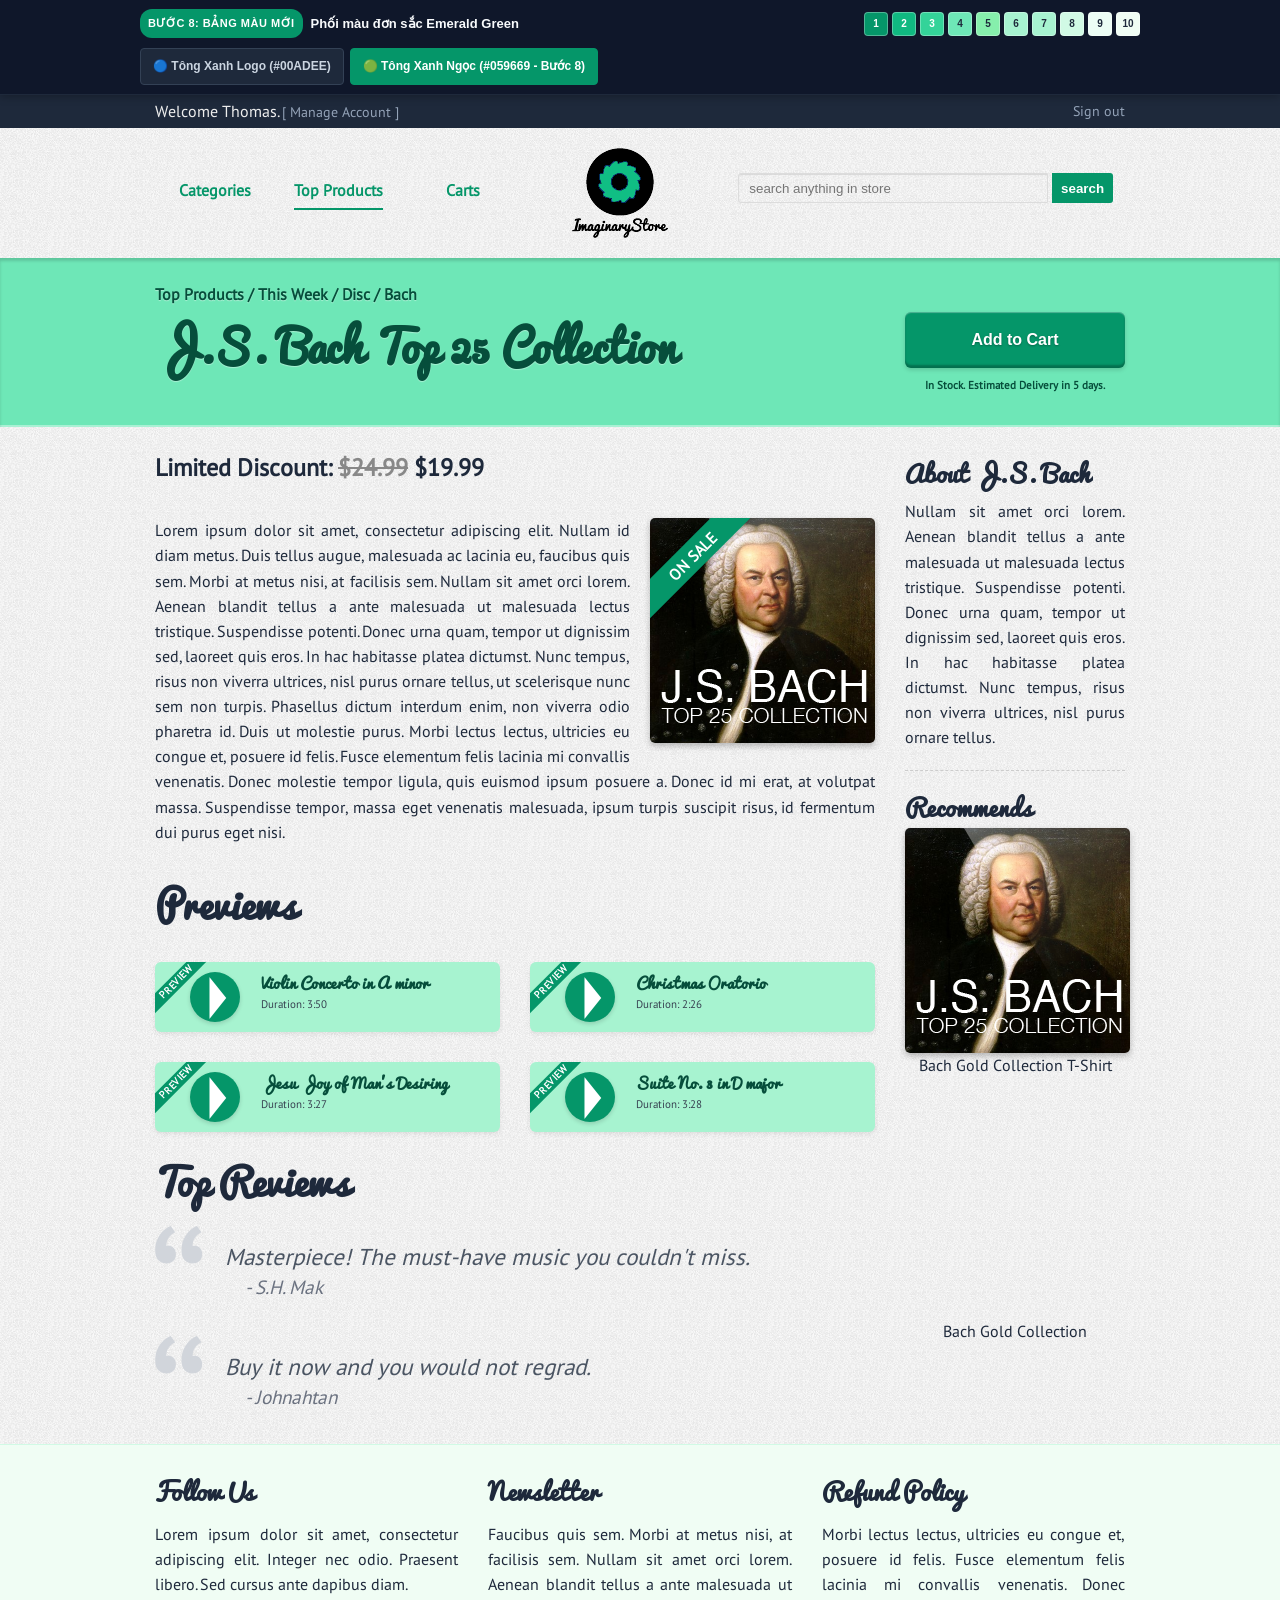
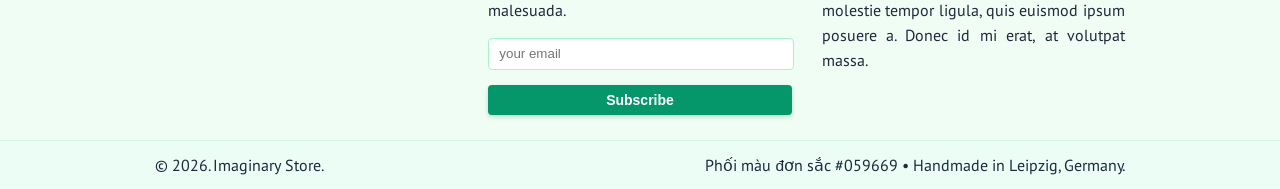
<file: color-practice/emerald-theme.html>
<!doctype html>
<html lang="vi">
<head>
<meta charset="utf-8">
<meta name="viewport" content="width=device-width, initial-scale=1" />
<title>Imaginary Store - Phối màu đơn tông (Monochromatic Emerald #059669 - Bước 8)</title>
<meta name="description" content="Bài thực hành phối màu đơn sắc (Monochromatic) cho trang web - Phiên bản phối màu xanh ngọc bích Bước 8">
<link href="style-emerald.css" rel="stylesheet" type="text/css" />
</head>

<body>
<!-- Thanh giới thiệu bảng màu đơn tông & Chuyển đổi giao diện (Bước 8) -->
<aside class="color-palette-bar" aria-label="Bảng phối màu đơn sắc xanh ngọc">
    <div class="palette-container">
        <div class="palette-info">
            <span class="palette-badge">Bước 8: Bảng màu mới</span>
            <strong>Phối màu đơn sắc Emerald Green</strong>
        </div>
        <div class="palette-swatches" aria-label="10 bậc màu từ #059669">
            <span class="swatch" data-tier="1" style="background:#059669" title="Bậc 1 (Màu chủ đạo): #059669">1</span>
            <span class="swatch" data-tier="2" style="background:#10B981" title="Bậc 2 (Nhấn nổi bật): #10B981">2</span>
            <span class="swatch" data-tier="3" style="background:#34D399" title="Bậc 3: #34D399">3</span>
            <span class="swatch" data-tier="4" style="background:#6EE7B7" title="Bậc 4 (Nền Banner): #6EE7B7">4</span>
            <span class="swatch" data-tier="5" style="background:#86EFAC" title="Bậc 5: #86EFAC">5</span>
            <span class="swatch" data-tier="6" style="background:#A7F3D0" title="Bậc 6: #A7F3D0">6</span>
            <span class="swatch" data-tier="7" style="background:#A7F3D0" title="Bậc 7 (Nền Previews): #A7F3D0">7</span>
            <span class="swatch" data-tier="8" style="background:#D1FAE5" title="Bậc 8: #D1FAE5">8</span>
            <span class="swatch" data-tier="9" style="background:#ECFDF5" title="Bậc 9 (Nền Footer): #ECFDF5">9</span>
            <span class="swatch" data-tier="10" style="background:#F0FDF4" title="Bậc 10 (Nền Info): #F0FDF4">10</span>
        </div>
        <div class="theme-switchers">
            <a href="index.html" class="theme-btn">🔵 Tông Xanh Logo (#00ADEE)</a>
            <a href="emerald-theme.html" class="theme-btn active">🟢 Tông Xanh Ngọc (#059669 - Bước 8)</a>
        </div>
    </div>
</aside>

<header id="top">
	<div class="fix-size">
    	<p class="c9 left">
        	Welcome Thomas. <a href="#manage-account">[ Manage Account ]</a>
        </p>
        <p class="c3 left">
        	<a href="#main-nav" class="hide"><img src="images/nav-btn.png" alt="button" /></a>
            <a href="#signout" class="right">Sign out</a>
        </p>
    </div>
    <div class="clear"></div>
</header><!-- header -->

<nav>
	<div class="fix-size">
    	<ul class="c5 left show">
        	<li><a href="#categories">Categories</a></li>
            <li><a href="#top-products">Top Products</a></li>
            <li><a href="#carts">Carts</a></li>
        </ul>
        <a href="emerald-theme.html" class="c2 left c">
        	<img src="images/logo-emerald.png" alt="Imaginary Store Logo - Monochromatic Emerald" />
        </a>
        <form action="#" class="c5 left show">
        	<input type="search" placeholder="search anything in store" required />
            <input type="submit" value="search" />
        </form>
    </div>
    <div class="clear"></div>
</nav><!-- nav -->

<section id="banner">
	<div class="fix-size">
    	<section class="c9 left c">
        	<p>Top Products / This Week / Disc / Bach</p>
            <h1>J.S. Bach Top 25 Collection</h1>
        </section>
        <aside class="c3 left c">
        	<button>Add to Cart</button>
            <p>In Stock. Estimated Delivery in 5 days.</p>
        </aside>
    </div>
    <div class="clear"></div>
</section><!-- banner -->

<section id="main">
	<div class="fix-size">
    	<section class="c9 left c">
        	<h3>Limited Discount: <del>$24.99</del> $19.99</h3>            
            <div class="trans right">
                <div class="cover">
                    <div class="face">
                        <p class="on-sale">ON SALE</p>
                    </div>
                    <div class="face back">
                        <b>J.S. Bach - Top 25 Collection</b>
                        <ol>
                            <li>Violin Concerto in A minor</li>
                            <li>Christmas Oratorio</li>
                            <li>Jesu Joy of Man's Desiring</li>
                            <li>Suite No. 3 in D major</li>
                        </ol>
                    </div>
                </div>
            </div><!-- trans -->
            
            <p>
            	Lorem ipsum dolor sit amet, consectetur adipiscing elit. Nullam id diam metus. Duis tellus augue, malesuada ac lacinia eu, faucibus quis sem. Morbi at metus nisi, at facilisis sem. Nullam sit amet orci lorem. Aenean blandit tellus a ante malesuada ut malesuada lectus tristique. Suspendisse potenti. Donec urna quam, tempor ut dignissim sed, laoreet quis eros. In hac habitasse platea dictumst. Nunc tempus, risus non viverra ultrices, nisl purus ornare tellus, ut scelerisque nunc sem non turpis. Phasellus dictum interdum enim, non viverra odio pharetra id. Duis ut molestie purus. Morbi lectus lectus, ultricies eu congue et, posuere id felis. Fusce elementum felis lacinia mi convallis venenatis. Donec molestie tempor ligula, quis euismod ipsum posuere a. Donec id mi erat, at volutpat massa. Suspendisse tempor, massa eget venenatis malesuada, ipsum turpis suscipit risus, id fermentum dui purus eget nisi.
            </p>
            
            <h2>Previews</h2>
            <ul class="preview">
            	<li class="left"><a href="#play-1">
                	<div class="c3 left">
                    	<p class="title">PREVIEW</p>
                        <div class="circle"><div class="triangle">&#9658;</div></div>
                    </div>
                    <div class="c9 left">
                    	<b>Violin Concerto in A minor</b>
                        <small>Duration: 3:50</small>
                    </div>
                    <div class="clear"></div>
                </a></li><!-- element -->
                
                <li class="right"><a href="#play-2">
                	<div class="c3 left">
                    	<p class="title">PREVIEW</p>
                        <div class="circle"><div class="triangle">&#9658;</div></div>
                    </div>
                    <div class="c9 left">
                    	<b>Christmas Oratorio</b>
                        <small>Duration: 2:26</small>
                    </div>
                    <div class="clear"></div>
                </a></li><!-- element -->
                <li class="clear"></li>
                
                <li class="left"><a href="#play-3">
                	<div class="c3 left">
                    	<p class="title">PREVIEW</p>
                        <div class="circle"><div class="triangle">&#9658;</div></div>
                    </div>
                    <div class="c9 left">
                    	<b>Jesu Joy of Man's Desiring</b>
                        <small>Duration: 3:27</small>
                    </div>
                    <div class="clear"></div>
                </a></li><!-- element -->
                
                <li class="right"><a href="#play-4">
                	<div class="c3 left">
                    	<p class="title">PREVIEW</p>
                        <div class="circle"><div class="triangle">&#9658;</div></div>
                    </div>
                    <div class="c9 left">
                    	<b>Suite No. 3 in D major</b>
                        <small>Duration: 3:28</small>
                    </div>
                    <div class="clear"></div>
                </a></li><!-- element -->
            </ul>
            <div class="clear"></div>
            
            <h2>Top Reviews</h2>
            <blockquote>
            	<div class="quote">&ldquo;</div>
                <p>
                	Masterpiece! The must-have music you couldn't miss.<small>- S.H. Mak</small>
                </p>
            </blockquote>
            
            <blockquote>
            	<div class="quote">&ldquo;</div>
                <p>
                	Buy it now and you would not regrad. <small>- Johnahtan</small>
                </p>
            </blockquote>
        </section>
        <aside class="c3 left c">
        	<h3>About J.S. Bach</h3>
            <p class="about">
            	Nullam sit amet orci lorem. Aenean blandit tellus a ante malesuada ut malesuada lectus tristique. Suspendisse potenti. Donec urna quam, tempor ut dignissim sed, laoreet quis eros. In hac habitasse platea dictumst. Nunc tempus, risus non viverra ultrices, nisl purus ornare tellus.
            </p>
            
            <h3>Recommends</h3>
            <div class="aside-cover">
            	<div class="trans">
                	<div class="cover">
                    	<div class="face">
                        </div>
                        <div class="face back">
                        	<b>J.S. Bach - Top 25 Collection</b>
                            <ol>
                            	<li>Violin Concerto in A minor</li>
                                <li>Christmas Oratorio</li>
                                <li>Jesu Joy of Man's Desiring</li>
                                <li>Suite No. 3 in D major</li>
                            </ol>
                            <button>Go to Album</button>
                        </div>
                    </div>
                </div><!-- trans -->
            	<p>Bach Gold Collection T-Shirt</p>
            </div><!-- aside cover -->
            
            <div class="aside-cover">
            	<div class="trans">
                	<div class="cover">
                    	<div class="face">
                        </div>
                        <div class="face back">
                        	<b>J.S. Bach - Top 25 Collection</b>
                            <ol>
                            	<li>Violin Concerto in A minor</li>
                                <li>Christmas Oratorio</li>
                                <li>Jesu Joy of Man's Desiring</li>
                                <li>Suite No. 3 in D major</li>
                            </ol>
                            <button>Go to Album</button>
                        </div>
                    </div>
                </div><!-- trans -->
                <p>Bach Gold Collection</p>
            </div><!-- aside cover -->
        </aside>
    </div>
    <div class="clear"></div>
    
    <nav id="main-nav" class="c12 c hide">
    	<ul>
        	<li><a href="#top"><span class="arrow"></span>Back to Top</a></li>
            <li><a href="#categories">Categories</a></li>
            <li><a href="#top-products">Top Products</a></li>
            <li><a href="#carts">Carts</a></li>
            <li><a href="#account">Your Account</a></li>
        </ul>
        <form action="#">
        	<input type="search" placeholder="search in store" required />
            <input type="submit" value="go" />
        </form>
    </nav><!-- main nav -->
    <div class="clear"></div>
</section><!-- main -->

<section id="info">
	<div class="fix-size">
    	<div class="c4 left c">
        	<h3>Follow Us</h3>
            <p>
            	Lorem ipsum dolor sit amet, consectetur adipiscing elit. Integer nec odio. Praesent libero. Sed cursus ante dapibus diam.
            </p>
        </div>
        <div class="c4 left c">
        	<h3>Newsletter</h3>
            <p>
            	Faucibus quis sem. Morbi at metus nisi, at facilisis sem. Nullam sit amet orci lorem. Aenean blandit tellus a ante malesuada ut malesuada.
            </p>
            <form action="#">
            	<input type="email" placeholder="your email" required />
                <input type="submit" value="Subscribe" />
            </form>
        </div>
        <div class="c4 left c">
        	<h3>Refund Policy</h3>
        	<p>
            	Morbi lectus lectus, ultricies eu congue et, posuere id felis. Fusce elementum felis lacinia mi convallis venenatis. Donec molestie tempor ligula, quis euismod ipsum posuere a. Donec id mi erat, at volutpat massa.
            </p>
        </div>
    </div>
    <div class="clear"></div>
</section><!-- info -->

<footer>
	<div class="fix-size">
    	<div class="c12 c">
        	<span>&copy; 2026. Imaginary Store.</span>
            <span class="right">Phối màu đơn sắc #059669 &bull; Handmade in Leipzig, Germany.</span>
        </div>
    </div>
    <div class="clear"></div>
</footer><!-- footer -->
</body>
</html>
</file>
<file: color-practice/style.css>
@charset "utf-8";
/* CSS Document - [Thực hành] Sử dụng màu sắc trong trang web */

:root {
	/* Bảng màu đơn tông xanh CodeGym (Monochromatic Blue - Base #00ADEE) */
	--tier-1: #00adee; /* Bậc 1: Màu chính / logo / ON SALE badge / preview circle */
	--tier-2: #00b2ef; /* Bậc 2: Màu nhấn nổi bật */
	--tier-3: #00b8f0; /* Bậc 3: Tông phụ */
	--tier-4: #00bff2; /* Bậc 4: Màu nền banner chính (Bước 2) */
	--tier-5: #33cbf4; /* Bậc 5: Tông sáng vừa */
	--tier-6: #5fd4f5; /* Bậc 6: Tông sáng */
	--tier-7: #8dd7f7; /* Bậc 7: Màu nền khối nội dung previews (Bước 4) */
	--tier-8: #a9e0f8; /* Bậc 8: Viền phân tách */
	--tier-9: #c6e9fa; /* Bậc 9: Màu nền footer sáng (Bước 5) */
	--tier-10: #e4f4fd; /* Bậc 10: Nền khối info siêu nhạt hài hòa */
	--text-primary: #222222; /* Màu chữ đen toàn trang (Bước 6) */
	--banner-btn-hover: #0095cc;
}

* {
	margin: 0;
	padding: 0;
}
ul li {
	list-style: none;
}
a {
	text-decoration: none;
}
.clear {
	clear: both;
}
.left {
	float: left;
}
.right {
	float: right;
}
.hide {
	display: none;
}
::selection {
	background: var(--tier-1);
	color: #ffffff;
}
::-moz-selection {
	background: var(--tier-1);
	color: #ffffff;
}
.c2 {
	width: 16.6666%;
}
.c3 {
	width: 25%;
}
.c4 {
	width: 33.3333%;
}
.c5 {
	width: 41.6666%;
}
.c9 {
	width: 75%;
}
.c12 {
	width: 100%;
}
.c2, .c3, .c4, .c5, .c9, .c12 {
	padding: 0 15px;
	box-sizing: border-box;
	-moz-box-sizing: border-box;
}
.fix-size {
	max-width: 1000px;
	margin: auto;
}

/* Palette demonstration header */
.color-palette-bar {
	background: #0f172a;
	color: #f8fafc;
	padding: 9px 16px;
	font-size: 13px;
	border-bottom: 1px solid #1e293b;
	position: sticky;
	top: 0;
	z-index: 9999;
	box-shadow: 0 2px 8px rgba(0, 0, 0, 0.25);
	font-family: -apple-system, BlinkMacSystemFont, "Segoe UI", Roboto, sans-serif;
}
.palette-container {
	max-width: 1000px;
	margin: 0 auto;
	display: flex;
	align-items: center;
	justify-content: space-between;
	flex-wrap: wrap;
	gap: 10px;
}
.palette-info {
	display: flex;
	align-items: center;
	gap: 8px;
}
.palette-badge {
	background: var(--tier-1);
	color: #ffffff;
	padding: 2px 8px;
	border-radius: 12px;
	font-size: 11px;
	font-weight: bold;
	text-transform: uppercase;
	letter-spacing: 0.5px;
}
.palette-swatches {
	display: flex;
	align-items: center;
	gap: 4px;
}
.swatch {
	display: inline-flex;
	align-items: center;
	justify-content: center;
	width: 22px;
	height: 22px;
	border-radius: 4px;
	font-size: 10px;
	font-weight: bold;
	color: #1e293b;
	border: 1px solid rgba(255, 255, 255, 0.3);
	cursor: default;
}
.swatch[data-tier="1"],
.swatch[data-tier="2"],
.swatch[data-tier="3"],
.swatch[data-tier="4"] {
	color: #ffffff;
}
.theme-switchers {
	display: flex;
	align-items: center;
	gap: 6px;
}
.theme-btn {
	padding: 5px 12px;
	border-radius: 4px;
	text-decoration: none;
	font-size: 12px;
	font-weight: 600;
	transition: all 0.2s ease;
	color: #cbd5e1;
	background: #1e293b;
	border: 1px solid #334155;
}
.theme-btn:hover {
	color: #ffffff;
	border-color: var(--tier-1);
}
.theme-btn.active {
	background: var(--tier-1);
	color: #ffffff;
	border-color: var(--tier-1);
}

/* core */
@font-face {
	font-family: font1;
	src: url(fonts/pacifico.woff);
}
@font-face {
	font-family: font2;
	src: url(fonts/ptsans.woff);
}
body {
	font-family: font2, 'PT Sans', -apple-system, BlinkMacSystemFont, 'Segoe UI', Roboto, sans-serif;
	font-size: 15.5px;
	color: var(--text-primary);
	background: url(images/bg.png);
	line-height: 1.62em;
}

/* header */
header {
	color: #eee;
	background: #1e293b;
	line-height: 32px;
}
header a {
	color: #94a3b8;
	font-size: 14px;
	transition: color 0.2s ease;
}
header a:hover {
	color: var(--tier-1);
}

/* nav */
body > nav ul {
	margin-top: 45px;
}
body > nav ul li {
	width: 31%;
	display: inline-block;
	text-align: center;
}
body > nav ul li a {
	color: var(--tier-1);
	display: inline-block;
	padding: 5px 0;
	font-weight: bold;
	transition: color 0.2s ease, border-color 0.2s ease;
}
body > nav ul li:nth-child(2) a {
	border-bottom: solid 2px var(--tier-1);
}
body > nav ul:hover li a {
	border-bottom: none;
}
body > nav ul li:hover a {
	border-bottom: solid 2px var(--tier-1);
	color: #008ec3;
}
body > nav a.c2 {
	display: block;
}
body > nav a img {
	display: block;
	margin: 20px 0;
}
body > nav form {
	margin-top: 45px;
}
input, button {
	width: 100%;
	height: 30px;
	color: #a9a9a9;
	background: none;
	border: none;
	outline: none;
}
body > nav input[type=search] {
	width: 80%;
	box-shadow: inset 0 1px 1px rgba(210, 210, 210, 0.8);
	text-indent: 10px;
	border: 1px solid #dcdcdc;
	border-radius: 3px 0 0 3px;
	color: #222;
}
body > nav input[type=search]:focus {
	background: #fff;
	border-color: var(--tier-1);
	box-shadow: inset 0 1px 1px rgba(170, 170, 170, 0.7);
}
body > nav input[type=submit] {
	width: 16%;
	font-weight: bold;
	color: #ffffff;
	background: var(--tier-1);
	border-radius: 0 3px 3px 0;
	cursor: pointer;
	transition: background 0.2s ease;
}
body > nav input[type=submit]:hover {
	background: var(--banner-btn-hover);
}
body > nav input[type=search]:focus + input {
	background: var(--banner-btn-hover);
}

/* banner (Bước 2: Nền màu bậc 4 #00BFF2, chữ màu trắng/đen) */
#banner {
	background: var(--tier-4);
	box-shadow: inset 0 3px 3px rgba(0, 0, 0, 0.15), inset 0 -2px rgba(255, 255, 255, 0.4);
	font-weight: bold;
	padding: 24px 0;
	color: #ffffff;
	text-shadow: 0 1px 2px rgba(0, 0, 0, 0.35);
}
h1, h2, h3 {
	font-family: font1;
	line-height: normal;
	padding-bottom: 10px;
}
h1 {
	font-size: 44px;
}
h2 {
	font-size: 38px;
}
h3 {
	font-size: 24px;
}
#banner aside button {
	height: 56px;
	border-radius: 6px;
	margin-top: 30px;
	font-size: 16px;
	font-weight: bold;
	color: #ffffff;
	box-shadow: inset 0 -3px 2px rgba(0, 0, 0, 0.25), inset 0 1px 1px rgba(255, 255, 255, 0.3), 0 2px 4px rgba(0, 0, 0, 0.15);
	background: var(--tier-1);
	text-shadow: 0 1px 2px rgba(0, 0, 0, 0.3);
	cursor: pointer;
	transition: all 0.2s ease;
}
#banner aside button:hover {
	box-shadow: inset 0 2px 2px rgba(0, 0, 0, 0.1), 0 4px 8px rgba(0, 0, 0, 0.2);
	background: var(--banner-btn-hover);
}
#banner aside button:active {
	box-shadow: inset 0 2px 2px rgba(0, 0, 0, 0.2);
	background: #007bb0;
}
#banner aside p {
	text-align: center;
	font-size: 11px;
	padding: 5px 0;
	color: rgba(255, 255, 255, 0.95);
	text-shadow: none;
}

/* main */
#main {
	padding-top: 25px;
	overflow: hidden;
}
#main section > .right {
	margin-left: 20px;
	margin-bottom: 10px;
}
#main section h3 {
	font-family: font2;
	font-size: 24px !important;
	margin-bottom: 25px;
}
#main section h3 del {
	color: #888888;
}
#main section > p {
	text-align: justify;
	margin-bottom: 25px;
	color: var(--text-primary);
}

/* trans (Bước 3: Nền ON SALE đổi thành màu bậc 1 #00ADEE) */
.trans {
	width: 225px;
	height: 225px;
	margin: auto;
	perspective: 800px;
	-webkit-perspective: 800px;
}
.trans .cover {
	width: 225px;
	height: 225px;
	position: relative;
	transform-style: preserve-3d;
	-webkit-transform-style: preserve-3d;
	transition: all 0.5s ease-out;
	-webkit-transition: all 0.5s ease-out;
}
.trans .face {
	background: url(images/disc-cover.png) no-repeat;
	width: 205px;
	height: 205px;
	padding: 10px;
	border-radius: 5px;
	transform-style: preserve-3d;
	-webkit-transform-style: preserve-3d;
	backface-visibility: hidden;
	-webkit-backface-visibility: hidden;
	box-shadow: 0 3px 6px rgba(0, 0, 0, 0.25);
	position: absolute;
	overflow: hidden;
}
.trans .back {
	box-shadow: 0 3px 6px rgba(0, 0, 0, 0.25), inset 0 225px rgba(255, 255, 255, 0.85);
	text-align: center;
	transform: rotateY(180deg);
	-webkit-transform: rotateY(180deg);
	padding: 9px;
	border: solid 1px var(--tier-8);
}
.trans:hover .cover {
	transform: rotateY(-180deg);
	-webkit-transform: rotateY(-180deg);
}
.trans .back b {
	font-size: 14px;
	color: #111;
}
.trans .back ol {
	margin-top: 10px;
}
.trans .back ol li {
	list-style: decimal inside;
	line-height: 28px;
	text-align: left;
	font-size: 13px;
	color: #222;
}
.trans .on-sale {
	background: var(--tier-1);
	color: #ffffff;
	transform: rotate(-45deg);
	-webkit-transform: rotate(-45deg);
	margin-top: 14px;
	margin-left: -140px;
	text-align: center;
	line-height: 28px;
	font-weight: bold;
	box-shadow: 0 2px 4px rgba(0, 0, 0, 0.2);
}
.trans .back button {
	color: #ffffff;
	background: var(--tier-1);
	border-radius: 4px;
	margin-top: 10px;
	width: 100px;
	font-weight: bold;
	cursor: pointer;
	box-shadow: 0 2px 4px rgba(0, 0, 0, 0.15);
	transition: background 0.2s ease;
}
.trans .back button:hover {
	background: var(--banner-btn-hover);
}

/* preview (Bước 3 & 4: Nền hồng chuyển thành màu bậc 7 #8DD7F7, badge & circle chuyển thành bậc 1 #00ADEE, chữ đen) */
#main .preview li {
	width: 50%;
}
#main .preview li a {
	display: block;
	background: var(--tier-7);
	border-radius: 6px;
	margin: 15px;
	overflow: hidden;
	color: var(--text-primary);
	position: relative;
	padding: 10px;
	box-shadow: 0 2px 5px rgba(0, 0, 0, 0.08);
	transition: transform 0.2s ease, box-shadow 0.2s ease;
}
#main .preview li a:hover {
	transform: translateY(-2px);
	box-shadow: 0 4px 10px rgba(0, 173, 238, 0.25);
}
#main .preview li.left a {
	margin-left: 0;
}
#main .preview li.right a {
	margin-right: 0;
}
#main .preview .title {
	color: #ffffff;
	font-size: 10px;
	display: block;
	padding: 0 20px;
	line-height: 14px;
	background: var(--tier-1);
	transform: rotate(-45deg);
	-webkit-transform: rotate(-45deg);
	position: absolute;
	top: 13px;
	left: -20px;
	font-weight: bold;
	letter-spacing: 0.5px;
}
#main .preview .circle {
	margin-left: 10px;
	width: 50px;
	height: 50px;
	border-radius: 50%;
	background: var(--tier-1);
	position: relative;
	box-shadow: 0 2px 4px rgba(0, 0, 0, 0.15);
	transition: transform 0.2s ease, background 0.2s ease;
}
#main .preview li a:hover .circle {
	transform: scale(1.06);
	background: var(--tier-2);
}
#main .preview .triangle {
	color: #ffffff;
	font-size: 28px;
	transform: scaleY(2.5);
	-webkit-transform: scaleY(2.5);
	top: 7px;
	left: 14px;
	position: absolute;
}
#main .preview b {
	font-family: font1;
	display: block;
	line-height: 22px;
	color: #111111;
}
#main .preview small {
	font-size: 11px;
	display: block;
	line-height: 20px;
	color: #333333;
}
#main blockquote {
	position: relative;
	margin-bottom: 35px;
}
#main blockquote .quote {
	font-size: 18px;
	transform: scale(10, 10);
	-webkit-transform: scale(10, 10);
	color: #d1d5db;
	position: absolute;
	left: 20px;
	top: 65px;
}
#main blockquote p {
	padding-top: 20px;
	padding-left: 70px;
	font-size: 23px;
	font-style: italic;
	color: #4b5563;
}
#main blockquote small {
	display: block;
	margin-left: 20px;
	margin-top: 5px;
	color: #6b7280;
}
#main aside h3 {
	padding-bottom: 0px;
}
#main aside p {
	text-align: center;
	color: var(--text-primary);
}
#main aside .about {
	margin-bottom: 15px;
	padding-bottom: 20px;
	border-bottom: #ccc dashed 1px;
	text-align: justify;
	margin-top: 5px;
}
#main aside .aside-cover {
	margin-bottom: 15px;
}

/* info (Tông màu bậc 10 hài hòa tạo sự gắn kết đơn sắc) */
#info {
	padding: 25px 0;
	background: var(--tier-10);
	color: var(--text-primary);
	border-top: 1px solid var(--tier-8);
}
#info p {
	margin-bottom: 15px;
	text-align: justify;
}
#info input[type=email] {
	text-indent: 10px;
	background: #ffffff;
	border: 1px solid var(--tier-7);
	box-shadow: inset 0 1px 2px rgba(0, 0, 0, 0.05);
	margin-bottom: 15px;
	border-radius: 4px;
	color: #222222;
}
#info input[type=email]:focus {
	border-color: var(--tier-1);
}
#info input[type=submit] {
	background: var(--tier-1);
	color: #ffffff;
	box-shadow: 0 2px 4px rgba(0, 173, 238, 0.25);
	font-size: 14px;
	font-weight: bold;
	border-radius: 4px;
	cursor: pointer;
	transition: background 0.2s ease;
}
#info input[type=submit]:hover {
	background: var(--banner-btn-hover);
}

/* footer (Bước 5: Nền màu bậc 9 #C6E9FA tạo độ sáng, chữ đen) */
footer {
	color: var(--text-primary);
	background: var(--tier-9);
	line-height: 48px;
	font-weight: 500;
	border-top: 1px solid var(--tier-8);
}

/* small screen */
@media (max-width: 800px) {
.hide {
	display: block;
}
.show {
	display: none;
}
.c {
	width: 100%;
}
header a.right {
	float: left;
}
header a.hide {
	float: right;
}
header a.hide img {
	display: block;
	margin: 6px;
}
body > nav a.c2 img {
	margin: 20px auto;
}
#banner {
	padding-bottom: 10px;
}
h1 {
	font-size: 34px;
}
h2 {
	font-size: 28px;
}
h3 {
	font-size: 18px;
}
#main .preview li {
	width: 100%;
}
#main .preview li a {
	margin: 15px 0;
}
#main aside .aside-cover {
	width: 50%;
	float: left;
}
#main-nav {
	margin: 50px 0;
}
#main-nav ul li a {
	display: block;
	line-height: 56px;
	border-top: #ddd solid 1px;
	color: var(--tier-1);
	padding: 0 10px;
	transition: all 0.3s ease;
	-webkit-transition: all 0.3s ease;
}
#main-nav ul li:last-child a {
	border-bottom: #ddd solid 1px;
}
#main-nav ul li a:hover {
	background: rgba(141, 215, 247, 0.4);
}
#main-nav .arrow {
	background: url(images/arrow.png) no-repeat bottom;
	width: 30px;
	height: 20px;
	display: inline-block;
	transition: all 0.5s linear;
	-webkit-transition: all 0.5s linear;
}
#main-nav ul li:first-child a:hover .arrow {
	background: url(images/double-arrow.png) no-repeat bottom;
}
#main-nav input {
	border: #aaa solid 1px;
	height: 34px;
	margin: 10px 0;
}
#main-nav input[type=search] {
	box-shadow: inset 0 1px 1px rgba(170, 170, 170, 0.4);
	text-indent: 10px;
}
#main-nav input[type=submit] {
	color: #ffffff;
	background: var(--tier-1);
}
}
@media (max-width: 500px) {
header p.c9 {
	width: 66.6666%;
}
header p.c3 {
	width: 33.3333%;
}
.palette-swatches {
	display: none;
}
}
</file>
<file: flexbox-center/style.css>
* {
  margin: 0;
  padding: 0;
  box-sizing: border-box;
}

body {
  font-family: 'Segoe UI', Tahoma, Geneva, Verdana, sans-serif;
}

/* 3 dòng CSS cốt lõi của Flexbox căn giữa hoàn hảo */
.container {
  min-height: 100vh;
  display: flex;
  justify-content: center; /* Căn giữa theo trục ngang */
  align-items: center;     /* Căn giữa theo trục dọc */
  background-color: #f0f2f5;
}

.center-card {
  padding: 30px;
  background: #ffffff;
  border-radius: 12px;
  box-shadow: 0 4px 15px rgba(0, 0, 0, 0.1);
  text-align: center;
}

.center-card h3 {
  margin-bottom: 10px;
  color: #1a1a1a;
  font-size: 1.5rem;
}

.center-card p {
  color: #555555;
  font-size: 1rem;
}
</file>
<file: grid-columns-practice/style.css>
body {
    font-family: Arial, sans-serif;
    padding: 20px;
}

h2 {
    margin-top: 30px;
    margin-bottom: 12px;
}

/* Ví dụ 1 */
.ex1 {
    display: grid;
    grid-template-columns: 1fr 1fr 1fr;
    gap: 10px;
    margin-bottom: 20px;
}

.ex1 div {
    background-color: lightblue;
    padding: 20px;
    text-align: center;
    font-weight: bold;
    border-radius: 4px;
}

/* Ví dụ 2 */
.ex2 {
    display: grid;
    grid-template-columns: 100px 200px 1fr;
    gap: 10px;
}

.ex2 div {
    background-color: lightgreen;
    padding: 20px;
    text-align: center;
    font-weight: bold;
    border-radius: 4px;
}
</file>
<file: overflow-practice/style.css>
.overflow-box {
    width: 300px;
    height: 100px;
    background-color: lightgray;
    padding: 10px;
    overflow: auto;
}
</file>
<file: portfolio-project/style.css>
/* CSS Reset & Variables */
:root {
  --primary: #4f46e5;
  --primary-light: #6366f1;
  --primary-dark: #3730a3;
  --secondary: #06b6d4;
  --bg-main: #0f172a;
  --bg-card: #1e293b;
  --bg-card-hover: #273549;
  --text-main: #f8fafc;
  --text-muted: #94a3b8;
  --border-color: #334155;
  --gradient-accent: linear-gradient(135deg, #4f46e5 0%, #06b6d4 100%);
  --radius-lg: 16px;
  --radius-md: 10px;
  --shadow: 0 10px 25px -5px rgba(0, 0, 0, 0.3), 0 8px 10px -6px rgba(0, 0, 0, 0.3);
}

* {
  margin: 0;
  padding: 0;
  box-sizing: border-box;
}

html {
  scroll-behavior: smooth;
}

body {
  font-family: 'Plus Jakarta Sans', -apple-system, BlinkMacSystemFont, 'Segoe UI', Roboto, sans-serif;
  background-color: var(--bg-main);
  color: var(--text-main);
  line-height: 1.6;
}

.container {
  width: 90%;
  max-width: 1120px;
  margin: 0 auto;
}

/* Navbar */
.navbar {
  position: sticky;
  top: 0;
  z-index: 100;
  background: rgba(15, 23, 42, 0.85);
  backdrop-filter: blur(12px);
  border-bottom: 1px solid var(--border-color);
  padding: 18px 0;
}

.nav-container {
  width: 90%;
  max-width: 1120px;
  margin: 0 auto;
  display: flex;
  justify-content: space-between;
  align-items: center;
}

.nav-logo {
  font-size: 1.4rem;
  font-weight: 800;
  text-decoration: none;
  color: var(--text-main);
  letter-spacing: -0.5px;
}

.nav-logo span {
  background: var(--gradient-accent);
  -webkit-background-clip: text;
  -webkit-text-fill-color: transparent;
}

.nav-links {
  display: flex;
  gap: 28px;
  align-items: center;
}

.nav-links a {
  text-decoration: none;
  color: var(--text-muted);
  font-weight: 500;
  font-size: 0.95rem;
  transition: color 0.2s ease;
}

.nav-links a:hover {
  color: var(--text-main);
}

.btn-nav {
  padding: 8px 18px;
  background: var(--gradient-accent);
  color: #fff !important;
  border-radius: 9999px;
  font-weight: 600;
  transition: transform 0.2s ease, box-shadow 0.2s ease;
}

.btn-nav:hover {
  transform: translateY(-2px);
  box-shadow: 0 4px 12px rgba(79, 70, 229, 0.4);
}

/* Hero Section */
.hero-section {
  padding: 100px 0 80px;
  text-align: center;
  position: relative;
  overflow: hidden;
}

.hero-content {
  display: flex;
  flex-direction: column;
  align-items: center;
}

.hero-badge {
  display: inline-block;
  padding: 6px 16px;
  background: rgba(79, 70, 229, 0.15);
  border: 1px solid rgba(99, 102, 241, 0.3);
  color: #a5b4fc;
  border-radius: 9999px;
  font-size: 0.85rem;
  font-weight: 600;
  margin-bottom: 24px;
}

.hero-title {
  font-size: clamp(2.2rem, 5vw, 3.6rem);
  font-weight: 800;
  letter-spacing: -1px;
  line-height: 1.2;
  margin-bottom: 20px;
}

.highlight-text {
  background: var(--gradient-accent);
  -webkit-background-clip: text;
  -webkit-text-fill-color: transparent;
}

.hero-subtitle {
  max-width: 650px;
  font-size: 1.15rem;
  color: var(--text-muted);
  margin-bottom: 36px;
}

.hero-actions {
  display: flex;
  gap: 16px;
  flex-wrap: wrap;
  justify-content: center;
}

.btn {
  padding: 12px 28px;
  border-radius: var(--radius-md);
  font-weight: 600;
  text-decoration: none;
  font-size: 0.95rem;
  transition: all 0.2s ease;
}

.btn-primary {
  background: var(--gradient-accent);
  color: #fff;
  box-shadow: 0 4px 14px rgba(79, 70, 229, 0.35);
}

.btn-primary:hover {
  transform: translateY(-2px);
  box-shadow: 0 6px 20px rgba(79, 70, 229, 0.5);
}

.btn-secondary {
  background: var(--bg-card);
  color: var(--text-main);
  border: 1px solid var(--border-color);
}

.btn-secondary:hover {
  background: var(--bg-card-hover);
  border-color: #475569;
}

/* Common Section */
.section {
  padding: 80px 0;
}

.section-alt {
  background: #0b1120;
}

.section-header {
  text-align: center;
  margin-bottom: 50px;
}

.section-tag {
  text-transform: uppercase;
  color: var(--secondary);
  font-size: 0.8rem;
  font-weight: 700;
  letter-spacing: 1.5px;
  display: block;
  margin-bottom: 8px;
}

.section-title {
  font-size: 2rem;
  font-weight: 700;
  letter-spacing: -0.5px;
}

/* About Grid */
.about-grid {
  display: flex;
  flex-wrap: wrap;
  gap: 24px;
}

.about-card {
  flex: 1 1 calc(33.333% - 24px);
  min-width: 260px;
  background: var(--bg-card);
  border: 1px solid var(--border-color);
  border-radius: var(--radius-lg);
  padding: 32px 24px;
  transition: transform 0.25s ease, border-color 0.25s ease;
}

.about-card:hover {
  transform: translateY(-6px);
  border-color: var(--primary-light);
}

.card-icon {
  font-size: 2rem;
  margin-bottom: 16px;
}

.about-card h3 {
  font-size: 1.25rem;
  margin-bottom: 12px;
}

.about-card p {
  color: var(--text-muted);
  font-size: 0.95rem;
}

/* Skills Grid */
.skills-grid {
  display: flex;
  flex-wrap: wrap;
  gap: 20px;
}

.skill-item {
  flex: 1 1 calc(25% - 20px);
  min-width: 220px;
  background: var(--bg-card);
  border: 1px solid var(--border-color);
  border-radius: var(--radius-lg);
  padding: 24px;
  text-align: center;
  transition: transform 0.2s ease;
}

.skill-item:hover {
  transform: translateY(-4px);
  border-color: var(--secondary);
}

.skill-icon-wrap {
  width: 56px;
  height: 56px;
  margin: 0 auto 16px;
  display: flex;
  align-items: center;
  justify-content: center;
  border-radius: 12px;
  font-weight: 800;
  font-size: 0.9rem;
}

.html-icon { background: rgba(239, 68, 68, 0.15); color: #ef4444; }
.css-icon { background: rgba(59, 130, 246, 0.15); color: #3b82f6; }
.rwd-icon { background: rgba(16, 185, 129, 0.15); color: #10b981; }
.git-icon { background: rgba(249, 115, 22, 0.15); color: #f97316; }

.skill-item h4 {
  font-size: 1.1rem;
  margin-bottom: 8px;
}

.skill-item p {
  font-size: 0.85rem;
  color: var(--text-muted);
}

/* Projects Grid */
.projects-grid {
  display: flex;
  flex-wrap: wrap;
  gap: 24px;
}

.project-card {
  flex: 1 1 calc(33.333% - 24px);
  min-width: 280px;
  background: var(--bg-card);
  border: 1px solid var(--border-color);
  border-radius: var(--radius-lg);
  padding: 28px;
  display: flex;
  flex-direction: column;
  justify-content: space-between;
  transition: transform 0.25s ease, box-shadow 0.25s ease, border-color 0.25s ease;
}

.project-card:hover {
  transform: translateY(-6px);
  border-color: var(--primary-light);
  box-shadow: var(--shadow);
}

.project-badge {
  display: inline-block;
  padding: 4px 10px;
  background: rgba(6, 182, 212, 0.15);
  color: var(--secondary);
  border-radius: 6px;
  font-size: 0.75rem;
  font-weight: 700;
  margin-bottom: 14px;
}

.project-title {
  font-size: 1.25rem;
  margin-bottom: 12px;
}

.project-desc {
  color: var(--text-muted);
  font-size: 0.92rem;
  margin-bottom: 20px;
}

.project-tags {
  display: flex;
  gap: 8px;
  flex-wrap: wrap;
}

.project-tags span {
  background: rgba(255, 255, 255, 0.05);
  border: 1px solid #334155;
  color: #cbd5e1;
  padding: 4px 10px;
  border-radius: 9999px;
  font-size: 0.75rem;
}

/* Contact */
.contact-container {
  display: flex;
  flex-direction: column;
  align-items: center;
}

.contact-desc {
  color: var(--text-muted);
  max-width: 500px;
  margin: 10px auto 0;
}

.contact-box {
  background: var(--bg-card);
  border: 1px solid var(--border-color);
  border-radius: var(--radius-lg);
  padding: 32px 40px;
  width: 100%;
  max-width: 650px;
  display: flex;
  flex-direction: column;
  gap: 20px;
}

.contact-item {
  display: flex;
  align-items: center;
  gap: 16px;
}

.contact-icon {
  font-size: 1.6rem;
  width: 48px;
  height: 48px;
  display: flex;
  align-items: center;
  justify-content: center;
  background: rgba(255, 255, 255, 0.05);
  border-radius: 12px;
}

.contact-item a {
  color: var(--secondary);
  text-decoration: none;
}

.contact-item a:hover {
  text-decoration: underline;
}

/* Footer */
.footer {
  padding: 40px 0;
  border-top: 1px solid var(--border-color);
  text-align: center;
}

.footer-content p {
  color: var(--text-muted);
  font-size: 0.9rem;
}

.footer-sub {
  margin-top: 6px;
  font-size: 0.8rem !important;
  color: #64748b !important;
}

/* Responsive */
@media (max-width: 768px) {
  .nav-links {
    display: none;
  }

  .hero-section {
    padding: 60px 0;
  }

  .about-card,
  .skill-item,
  .project-card {
    flex: 1 1 100%;
  }

  .contact-box {
    padding: 24px;
  }
}
</file>
<file: product-grid/style.css>
* {
  margin: 0;
  padding: 0;
  box-sizing: border-box;
}

body {
  font-family: 'Segoe UI', Tahoma, Geneva, Verdana, sans-serif;
  background-color: #f8fafc;
  min-height: 100vh;
}

.product-grid {
  display: flex;
  flex-wrap: wrap;
  gap: 20px;
  padding: 20px;
}

.product-card {
  flex: 1 1 calc(25% - 20px);
  min-width: 220px;
  background: #ffffff;
  border: 1px solid #e2e8f0;
  border-radius: 8px;
  padding: 16px;
  box-shadow: 0 2px 8px rgba(0, 0, 0, 0.05);
  transition: transform 0.2s ease, box-shadow 0.2s ease;
}

.product-card:hover {
  transform: translateY(-4px);
  box-shadow: 0 6px 16px rgba(0, 0, 0, 0.1);
}

.product-card h4 {
  font-size: 1.15rem;
  color: #1e293b;
  margin-bottom: 8px;
}

.product-card .price {
  font-size: 1rem;
  color: #e11d48;
  font-weight: 600;
}
</file>
<file: sticky-navbar/style.css>
/* Định dạng chung */
body {
    font-family: Arial, sans-serif;
    margin: 0;
    padding: 0;
}

/* Thanh điều hướng */
.sticky-menu {
    position: sticky;
    top: 0;
    background-color: #333;
    color: white;
    padding: 10px;
    text-align: center;
    width: 100%;
    z-index: 1000;
}

.sticky-menu ul {
    list-style: none;
    padding: 0;
    margin: 0;
    display: flex;
    justify-content: center;
}

.sticky-menu ul li {
    margin: 0 15px;
}

.sticky-menu ul li a {
    color: white;
    text-decoration: none;
    font-size: 18px;
    padding: 10px;
    display: block;
}

.sticky-menu ul li a:hover {
    background-color: #575757;
    border-radius: 5px;
}

/* Nội dung trang web */
section {
    padding: 100px 20px;
    height: 100vh;
}

#home { background-color: #f4f4f4; }
#about { background-color: #ddd; }
#services { background-color: #bbb; }
#contact { background-color: #999; }
</file>
<file: user-registration-ui/style.css>
/* ==========================================================
   DESIGN SYSTEM & CSS VARIABLES
   Theme: Modern Clean SaaS & Fitts' Law UI/UX
   ========================================================== */
:root {
  /* Color Palette */
  --primary: #4F46E5;
  --primary-hover: #4338CA;
  --primary-light: #EEF2FF;
  --primary-gradient: linear-gradient(135deg, #4F46E5 0%, #3B82F6 100%);
  --primary-glow: rgba(79, 70, 229, 0.25);

  --secondary: #0F172A;
  --text-main: #0F172A;
  --text-muted: #64748B;
  --text-sub: #475569;

  --bg-page: #F8FAFC;
  --bg-card: #FFFFFF;
  --border-color: #E2E8F0;
  --border-focus: #4F46E5;

  /* Semantic Feedback Colors */
  --success: #10B981;
  --success-bg: #ECFDF5;
  --success-border: #A7F3D0;
  
  --warning: #F59E0B;
  --warning-bg: #FFFBEB;
  
  --error: #EF4444;
  --error-bg: #FEF2F2;
  --error-border: #FECACA;

  /* Shadows */
  --shadow-sm: 0 1px 2px 0 rgba(0, 0, 0, 0.05);
  --shadow-md: 0 4px 6px -1px rgba(0, 0, 0, 0.07), 0 2px 4px -2px rgba(0, 0, 0, 0.05);
  --shadow-lg: 0 10px 15px -3px rgba(0, 0, 0, 0.08), 0 4px 6px -4px rgba(0, 0, 0, 0.04);
  --shadow-xl: 0 20px 25px -5px rgba(15, 23, 42, 0.1), 0 8px 10px -6px rgba(15, 23, 42, 0.05);
  --shadow-cta: 0 10px 20px -5px rgba(79, 70, 229, 0.35);

  /* Dimensions & Radius */
  --radius-sm: 8px;
  --radius-md: 12px;
  --radius-lg: 18px;
  --radius-xl: 24px;
  --radius-pill: 9999px;

  /* Transitions */
  --transition-fast: all 0.2s cubic-bezier(0.4, 0, 0.2, 1);
  --transition-smooth: all 0.35s cubic-bezier(0.16, 1, 0.3, 1);
}

/* Base Reset */
*, *::before, *::after {
  box-sizing: border-box;
  margin: 0;
  padding: 0;
}

body {
  font-family: 'Plus Jakarta Sans', -apple-system, BlinkMacSystemFont, 'Segoe UI', Roboto, sans-serif;
  background-color: var(--bg-page);
  color: var(--text-main);
  line-height: 1.6;
  min-height: 100vh;
  display: flex;
  flex-direction: column;
  -webkit-font-smoothing: antialiased;
}

/* ==========================================================
   TOP HEADER & MODE SWITCHER
   ========================================================== */
.top-header {
  background: rgba(255, 255, 255, 0.9);
  backdrop-filter: blur(12px);
  -webkit-backdrop-filter: blur(12px);
  border-bottom: 1px solid var(--border-color);
  position: sticky;
  top: 0;
  z-index: 100;
  padding: 12px 24px;
}

.header-container {
  max-width: 1400px;
  margin: 0 auto;
  display: flex;
  align-items: center;
  justify-content: space-between;
  gap: 16px;
  flex-wrap: wrap;
}

.brand-badge {
  display: flex;
  align-items: center;
  gap: 12px;
}

.brand-icon {
  font-size: 22px;
  background: var(--primary-light);
  width: 40px;
  height: 40px;
  display: grid;
  place-items: center;
  border-radius: var(--radius-md);
  box-shadow: var(--shadow-sm);
}

.brand-title {
  display: block;
  font-weight: 800;
  font-size: 16px;
  color: var(--text-main);
  letter-spacing: -0.02em;
}

.brand-subtitle {
  display: block;
  font-size: 12px;
  color: var(--text-muted);
}

/* Mode Switcher Tabs */
.view-switcher {
  display: flex;
  align-items: center;
  gap: 6px;
  background: #F1F5F9;
  padding: 5px;
  border-radius: var(--radius-pill);
  border: 1px solid var(--border-color);
}

.switch-btn {
  display: inline-flex;
  align-items: center;
  gap: 8px;
  padding: 8px 16px;
  border: none;
  background: transparent;
  color: var(--text-muted);
  font-family: inherit;
  font-size: 13px;
  font-weight: 600;
  border-radius: var(--radius-pill);
  cursor: pointer;
  transition: var(--transition-fast);
}

.switch-btn:hover {
  color: var(--text-main);
  background: rgba(255, 255, 255, 0.6);
}

.switch-btn.active {
  background: var(--bg-card);
  color: var(--primary);
  box-shadow: 0 2px 8px rgba(0, 0, 0, 0.08);
}

.user-pill {
  display: flex;
  align-items: center;
  gap: 10px;
  background: var(--bg-card);
  border: 1px solid var(--border-color);
  padding: 4px 12px 4px 6px;
  border-radius: var(--radius-pill);
}

.user-avatar {
  width: 28px;
  height: 28px;
  border-radius: 50%;
  background: var(--primary-gradient);
  color: #fff;
  font-weight: 700;
  font-size: 13px;
  display: grid;
  place-items: center;
}

.user-name {
  font-size: 13px;
  font-weight: 600;
  color: var(--text-main);
}

/* ==========================================================
   TAB CONTENT WRAPPER
   ========================================================== */
.main-wrapper {
  flex: 1;
  padding: 32px 20px;
  max-width: 1400px;
  margin: 0 auto;
  width: 100%;
}

.tab-content {
  display: none;
  animation: fadeIn 0.4s ease-out forwards;
}

.tab-content.active-tab {
  display: block;
}

@keyframes fadeIn {
  from {
    opacity: 0;
    transform: translateY(8px);
  }
  to {
    opacity: 1;
    transform: translateY(0);
  }
}

/* ==========================================================
   SECTION 1: LIVE UI - AUTH LAYOUT
   ========================================================== */
.auth-layout {
  display: grid;
  grid-template-columns: 1fr 1.15fr;
  background: var(--bg-card);
  border-radius: var(--radius-xl);
  border: 1px solid var(--border-color);
  box-shadow: var(--shadow-xl);
  overflow: hidden;
  min-height: 720px;
}

/* Left Showcase Panel */
.auth-showcase {
  background: linear-gradient(150deg, #1E1B4B 0%, #312E81 50%, #4338CA 100%);
  color: #FFFFFF;
  padding: 48px;
  position: relative;
  display: flex;
  flex-direction: column;
  justify-content: space-between;
  overflow: hidden;
}

.auth-showcase::after {
  content: '';
  position: absolute;
  top: -20%;
  right: -20%;
  width: 380px;
  height: 380px;
  background: radial-gradient(circle, rgba(99, 102, 241, 0.4) 0%, transparent 70%);
  pointer-events: none;
}

.showcase-content {
  position: relative;
  z-index: 2;
  display: flex;
  flex-direction: column;
  height: 100%;
  justify-content: space-between;
  gap: 36px;
}

.logo-group {
  display: flex;
  align-items: center;
  gap: 12px;
}

.logo-symbol {
  width: 44px;
  height: 44px;
  background: rgba(255, 255, 255, 0.15);
  border: 1px solid rgba(255, 255, 255, 0.25);
  border-radius: var(--radius-md);
  display: grid;
  place-items: center;
  color: #A5B4FC;
}

.logo-text {
  font-size: 22px;
  font-weight: 800;
  letter-spacing: -0.03em;
}

.accent-dot {
  color: #38BDF8;
}

.hero-badge {
  display: inline-block;
  padding: 6px 14px;
  background: rgba(255, 255, 255, 0.12);
  border: 1px solid rgba(255, 255, 255, 0.2);
  border-radius: var(--radius-pill);
  font-size: 13px;
  font-weight: 600;
  margin-bottom: 16px;
  color: #E0E7FF;
}

.hero-title {
  font-size: 32px;
  font-weight: 800;
  line-height: 1.25;
  letter-spacing: -0.03em;
  margin-bottom: 14px;
  background: linear-gradient(180deg, #FFFFFF 0%, #E0E7FF 100%);
  -webkit-background-clip: text;
  -webkit-text-fill-color: transparent;
}

.hero-desc {
  font-size: 15px;
  color: #C7D2FE;
  line-height: 1.6;
}

.ux-callouts {
  display: flex;
  flex-direction: column;
  gap: 16px;
  background: rgba(255, 255, 255, 0.06);
  border: 1px solid rgba(255, 255, 255, 0.12);
  border-radius: var(--radius-lg);
  padding: 20px;
}

.ux-callout-item {
  display: flex;
  gap: 14px;
  align-items: flex-start;
}

.callout-icon {
  font-size: 20px;
  background: rgba(255, 255, 255, 0.12);
  width: 36px;
  height: 36px;
  display: grid;
  place-items: center;
  border-radius: var(--radius-sm);
  flex-shrink: 0;
}

.ux-callout-item strong {
  display: block;
  font-size: 14px;
  color: #FFFFFF;
  margin-bottom: 2px;
}

.ux-callout-item p {
  font-size: 12.5px;
  color: #A5B4FC;
  line-height: 1.4;
}

.showcase-footer {
  display: flex;
  align-items: center;
  gap: 16px;
  padding-top: 20px;
  border-top: 1px solid rgba(255, 255, 255, 0.12);
}

.avatar-group {
  display: flex;
}

.avatar, .avatar-more {
  width: 32px;
  height: 32px;
  border-radius: 50%;
  border: 2px solid #312E81;
  display: grid;
  place-items: center;
  font-size: 14px;
  margin-left: -8px;
  background: #4338CA;
}

.avatar:first-child {
  margin-left: 0;
}

.avatar-more {
  background: #6366F1;
  font-size: 10px;
  font-weight: 700;
  color: #fff;
}

.rating-text {
  font-size: 12.5px;
  color: #FDE047;
  font-weight: 600;
}

/* Right Card: Dynamic Auth Form Area */
.auth-card-container {
  padding: 44px 52px;
  display: flex;
  flex-direction: column;
  justify-content: center;
  background: var(--bg-card);
  position: relative;
}

.state-quick-nav {
  display: flex;
  align-items: center;
  gap: 10px;
  background: #F8FAFC;
  border: 1px dashed var(--border-color);
  padding: 6px 12px;
  border-radius: var(--radius-md);
  margin-bottom: 24px;
}

.state-label {
  font-size: 12px;
  font-weight: 600;
  color: var(--text-muted);
}

.quick-pill {
  padding: 5px 12px;
  border-radius: var(--radius-pill);
  border: 1px solid var(--border-color);
  background: #FFFFFF;
  font-size: 11.5px;
  font-weight: 600;
  color: var(--text-sub);
  cursor: pointer;
  transition: var(--transition-fast);
}

.quick-pill:hover {
  background: var(--primary-light);
  color: var(--primary);
}

.quick-pill.active {
  background: var(--primary);
  color: #FFFFFF;
  border-color: var(--primary);
}

/* Step Indicator */
.step-indicator {
  display: flex;
  align-items: center;
  gap: 8px;
  margin-bottom: 12px;
}

.step-badge {
  font-size: 11px;
  font-weight: 700;
  text-transform: uppercase;
  letter-spacing: 0.05em;
  padding: 3px 10px;
  border-radius: var(--radius-pill);
  background: #F1F5F9;
  color: var(--text-muted);
}

.step-badge.active {
  background: var(--primary-light);
  color: var(--primary);
}

.step-badge.done {
  background: var(--success-bg);
  color: var(--success);
}

.step-line {
  flex: 1;
  max-width: 40px;
  height: 2px;
  background: var(--border-color);
}

.step-line.active {
  background: var(--success);
}

/* Auth Pages (Switchable) */
.auth-page {
  display: none;
}

.auth-page.active-page {
  display: block;
  animation: fadeIn 0.35s cubic-bezier(0.16, 1, 0.3, 1) forwards;
}

.card-title {
  font-size: 26px;
  font-weight: 800;
  color: var(--text-main);
  letter-spacing: -0.02em;
  margin-bottom: 6px;
}

.card-subtitle {
  font-size: 14px;
  color: var(--text-muted);
  margin-bottom: 24px;
}

/* Social Buttons */
.social-login-group {
  display: grid;
  grid-template-columns: 1fr 1fr;
  gap: 12px;
  margin-bottom: 20px;
}

.social-btn {
  display: flex;
  align-items: center;
  justify-content: center;
  gap: 10px;
  padding: 11px 16px;
  border-radius: var(--radius-md);
  border: 1px solid var(--border-color);
  background: #FFFFFF;
  font-family: inherit;
  font-size: 13.5px;
  font-weight: 600;
  color: var(--text-main);
  cursor: pointer;
  transition: var(--transition-fast);
}

.social-btn:hover {
  background: #F8FAFC;
  border-color: #CBD5E1;
  transform: translateY(-1px);
  box-shadow: var(--shadow-sm);
}

.divider {
  display: flex;
  align-items: center;
  text-align: center;
  margin: 18px 0 22px 0;
}

.divider::before, .divider::after {
  content: '';
  flex: 1;
  border-bottom: 1px solid var(--border-color);
}

.divider span {
  padding: 0 14px;
  font-size: 12px;
  color: var(--text-muted);
  font-weight: 500;
}

/* ==========================================================
   FORM INPUT STYLES (FITTS' LAW & UX BEST PRACTICES)
   ========================================================== */
.form-group {
  margin-bottom: 18px;
}

.label-row {
  display: flex;
  justify-content: space-between;
  align-items: center;
}

.field-label {
  display: block;
  font-size: 13.5px;
  font-weight: 600;
  color: var(--text-main);
  margin-bottom: 6px;
}

.required-star {
  color: var(--error);
  font-weight: 700;
}

.strength-label {
  font-size: 11.5px;
  font-weight: 700;
  color: var(--text-muted);
  text-transform: uppercase;
}

/* Input Wrapper & Icon */
.input-wrapper {
  position: relative;
  display: flex;
  align-items: center;
}

.input-icon {
  position: absolute;
  left: 14px;
  color: var(--text-muted);
  pointer-events: none;
  display: flex;
  align-items: center;
  transition: var(--transition-fast);
}

.form-input {
  width: 100%;
  height: 48px;
  padding: 0 42px 0 44px;
  font-family: inherit;
  font-size: 14.5px;
  color: var(--text-main);
  background: #FFFFFF;
  border: 1.5px solid var(--border-color);
  border-radius: var(--radius-md);
  outline: none;
  transition: var(--transition-fast);
}

.form-input::placeholder {
  color: #94A3B8;
  font-size: 14px;
}

/* Input States: Focus, Valid, Invalid */
.form-input:focus {
  border-color: var(--border-focus);
  box-shadow: 0 0 0 4px var(--primary-glow);
}

.input-wrapper:focus-within .input-icon {
  color: var(--primary);
}

.form-group.valid .form-input {
  border-color: var(--success);
  background-color: #F0FDF4;
}

.form-group.valid .input-icon {
  color: var(--success);
}

.form-group.invalid .form-input {
  border-color: var(--error);
  background-color: #FEF2F2;
  animation: shake 0.3s ease-in-out;
}

.form-group.invalid .input-icon {
  color: var(--error);
}

@keyframes shake {
  0%, 100% { transform: translateX(0); }
  25% { transform: translateX(-4px); }
  75% { transform: translateX(4px); }
}

/* Validation status icon */
.validation-status-icon {
  position: absolute;
  right: 14px;
  pointer-events: none;
  display: none;
  align-items: center;
}

.form-group.valid .validation-status-icon {
  display: flex;
  color: var(--success);
}

.form-group.valid .validation-status-icon::after {
  content: '✓';
  font-weight: 800;
  font-size: 16px;
}

.form-group.invalid .validation-status-icon {
  display: flex;
  color: var(--error);
}

.form-group.invalid .validation-status-icon::after {
  content: '!';
  font-weight: 800;
  font-size: 16px;
}

/* Toggle Password Visibility Button */
.btn-toggle-pw {
  position: absolute;
  right: 12px;
  background: none;
  border: none;
  color: var(--text-muted);
  cursor: pointer;
  padding: 6px;
  display: flex;
  align-items: center;
  justify-content: center;
  border-radius: var(--radius-sm);
  transition: var(--transition-fast);
}

.btn-toggle-pw:hover {
  color: var(--text-main);
  background: #F1F5F9;
}

.hidden {
  display: none !important;
}

/* Field Helper & Error Text */
.field-hint {
  font-size: 12px;
  color: var(--text-muted);
  margin-top: 6px;
  line-height: 1.4;
  transition: var(--transition-fast);
}

.form-group.invalid .field-hint {
  color: var(--error);
  font-weight: 600;
}

.form-group.valid .field-hint {
  color: var(--success);
}

/* Password Strength Bar Meter */
.strength-bar-container {
  display: grid;
  grid-template-columns: repeat(4, 1fr);
  gap: 6px;
  margin-top: 8px;
}

.strength-segment {
  height: 4px;
  border-radius: var(--radius-pill);
  background: #E2E8F0;
  transition: background-color 0.3s ease;
}

/* Strength Colors */
.strength-weak #seg-1 { background-color: var(--error); }
.strength-medium #seg-1,
.strength-medium #seg-2 { background-color: var(--warning); }
.strength-strong #seg-1,
.strength-strong #seg-2,
.strength-strong #seg-3 { background-color: #3B82F6; }
.strength-very-strong #seg-1,
.strength-very-strong #seg-2,
.strength-very-strong #seg-3,
.strength-very-strong #seg-4 { background-color: var(--success); }

/* Checklist */
.pw-checklist {
  list-style: none;
  margin-top: 10px;
  display: grid;
  grid-template-columns: 1fr;
  gap: 4px;
}

.rule-item {
  font-size: 11.5px;
  color: var(--text-muted);
  display: flex;
  align-items: center;
  gap: 6px;
  transition: var(--transition-fast);
}

.rule-dot {
  width: 6px;
  height: 6px;
  border-radius: 50%;
  background: #CBD5E1;
  display: inline-block;
  transition: var(--transition-fast);
}

.rule-item.met {
  color: #059669;
  font-weight: 600;
}

.rule-item.met .rule-dot {
  background: var(--success);
  transform: scale(1.3);
}

/* Checkbox Terms */
.form-checkbox-group {
  margin: 18px 0 24px 0;
}

.checkbox-label {
  display: flex;
  align-items: flex-start;
  gap: 10px;
  cursor: pointer;
  user-select: none;
}

.checkbox-label input {
  position: absolute;
  opacity: 0;
  cursor: pointer;
}

.custom-checkbox {
  width: 20px;
  height: 20px;
  border: 1.5px solid var(--border-color);
  border-radius: 6px;
  display: grid;
  place-items: center;
  background: #FFFFFF;
  color: #FFFFFF;
  flex-shrink: 0;
  margin-top: 2px;
  transition: var(--transition-fast);
}

.checkbox-label input:checked ~ .custom-checkbox {
  background: var(--primary);
  border-color: var(--primary);
  box-shadow: 0 0 0 3px var(--primary-glow);
}

.checkbox-label input:focus ~ .custom-checkbox {
  border-color: var(--primary);
}

.checkbox-text {
  font-size: 13px;
  color: var(--text-sub);
  line-height: 1.5;
}

.link-inline {
  color: var(--primary);
  text-decoration: underline;
  text-underline-offset: 2px;
  font-weight: 600;
}

.error-only {
  display: none;
}

.has-error .error-only {
  display: block;
  color: var(--error);
  font-weight: 600;
}

/* ==========================================================
   PRIMARY CTA BUTTON - FITTS' LAW OPTIMIZED (TARGET SIZE >= 52PX)
   ========================================================== */
.cta-container {
  margin-top: 8px;
}

.btn-primary-cta {
  width: 100%;
  height: 54px; /* Fitts' Law: Large Target Size for touch & click */
  background: var(--primary-gradient);
  border: none;
  border-radius: var(--radius-md);
  color: #FFFFFF;
  font-family: inherit;
  font-size: 16px;
  font-weight: 700;
  cursor: pointer;
  display: flex;
  align-items: center;
  justify-content: center;
  gap: 10px;
  box-shadow: var(--shadow-cta);
  transition: var(--transition-smooth);
  position: relative;
  overflow: hidden;
}

.btn-primary-cta:hover {
  transform: translateY(-2px);
  box-shadow: 0 14px 28px -4px rgba(79, 70, 229, 0.45);
}

.btn-primary-cta:active {
  transform: translateY(1px);
  box-shadow: 0 4px 10px -2px rgba(79, 70, 229, 0.4);
}

.fitts-indicator {
  text-align: center;
  margin-top: 8px;
}

.fitts-tag {
  display: inline-block;
  font-size: 11px;
  color: var(--text-muted);
  background: #F1F5F9;
  padding: 4px 10px;
  border-radius: var(--radius-pill);
  font-family: 'JetBrains Mono', monospace;
}

.card-footer {
  text-align: center;
  margin-top: 24px;
  font-size: 13.5px;
  color: var(--text-muted);
}

.link-highlight {
  color: var(--primary);
  font-weight: 700;
  text-decoration: none;
}

.link-highlight:hover {
  text-decoration: underline;
}

/* ==========================================================
   PAGE 2: SUCCESS & CONFIRMATION SCREEN
   ========================================================== */
.text-center {
  text-align: center;
  display: flex;
  flex-direction: column;
  align-items: center;
}

.text-success {
  color: #065F46;
}

/* Animated Checkmark Circle */
.success-icon-wrapper {
  position: relative;
  width: 80px;
  height: 80px;
  margin: 16px auto 20px auto;
  display: grid;
  place-items: center;
}

.success-circle {
  width: 72px;
  height: 72px;
  background: var(--success);
  border-radius: 50%;
  display: grid;
  place-items: center;
  color: #FFFFFF;
  box-shadow: 0 10px 25px -4px rgba(16, 185, 129, 0.5);
  animation: popScale 0.5s cubic-bezier(0.175, 0.885, 0.32, 1.275) forwards;
}

.success-ring {
  position: absolute;
  width: 100%;
  height: 100%;
  border-radius: 50%;
  border: 3px solid rgba(16, 185, 129, 0.3);
  animation: pulseRing 2s infinite ease-out;
}

@keyframes popScale {
  0% { transform: scale(0.4); opacity: 0; }
  70% { transform: scale(1.1); }
  100% { transform: scale(1); opacity: 1; }
}

@keyframes pulseRing {
  0% { transform: scale(0.9); opacity: 0.8; }
  100% { transform: scale(1.4); opacity: 0; }
}

/* Summary Box */
.summary-box {
  background: #F8FAFC;
  border: 1px solid var(--border-color);
  border-radius: var(--radius-lg);
  padding: 20px;
  margin: 20px 0;
}

.summary-header {
  display: flex;
  align-items: center;
  gap: 8px;
  font-size: 13.5px;
  font-weight: 700;
  color: var(--text-main);
  padding-bottom: 12px;
  border-bottom: 1px dashed var(--border-color);
  margin-bottom: 14px;
}

.summary-row {
  display: flex;
  justify-content: space-between;
  align-items: center;
  font-size: 13.5px;
  margin-bottom: 8px;
}

.summary-row:last-child {
  margin-bottom: 0;
}

.row-label {
  color: var(--text-muted);
}

.row-value {
  color: var(--text-main);
  font-weight: 700;
}

.status-badge.pending {
  display: inline-flex;
  align-items: center;
  gap: 6px;
  background: var(--warning-bg);
  color: #B45309;
  border: 1px solid #FDE68A;
  padding: 3px 10px;
  border-radius: var(--radius-pill);
  font-size: 12px;
  font-weight: 600;
}

.dot-pulse {
  width: 6px;
  height: 6px;
  background: #F59E0B;
  border-radius: 50%;
  animation: blink 1.2s infinite;
}

@keyframes blink {
  0%, 100% { opacity: 1; }
  50% { opacity: 0.3; }
}

/* Instruction Card */
.email-instruction-card {
  display: flex;
  gap: 14px;
  background: #EFF6FF;
  border: 1px solid #BFDBFE;
  border-radius: var(--radius-md);
  padding: 16px;
  margin-bottom: 24px;
}

.instruction-text strong {
  display: block;
  font-size: 13.5px;
  color: #1E40AF;
  margin-bottom: 4px;
}

.instruction-text p {
  font-size: 12.5px;
  color: #3B82F6;
  line-height: 1.5;
}

/* Actions in Success Page */
.success-actions {
  display: flex;
  flex-direction: column;
  gap: 12px;
}

.btn-secondary {
  width: 100%;
  height: 48px;
  background: #FFFFFF;
  border: 1.5px solid var(--border-color);
  border-radius: var(--radius-md);
  color: var(--text-main);
  font-family: inherit;
  font-size: 14.5px;
  font-weight: 600;
  cursor: pointer;
  display: flex;
  align-items: center;
  justify-content: center;
  gap: 8px;
  transition: var(--transition-fast);
}

.btn-secondary:hover {
  background: #F8FAFC;
  border-color: #CBD5E1;
}

.btn-text-link {
  background: none;
  border: none;
  color: var(--text-muted);
  font-family: inherit;
  font-size: 13px;
  font-weight: 600;
  cursor: pointer;
  padding: 8px;
  transition: var(--transition-fast);
}

.btn-text-link:hover {
  color: var(--primary);
}

/* ==========================================================
   SECTION 2: WIREFRAME & FLOW BLUEPRINTS
   ========================================================== */
.wireframe-container, .notes-container {
  background: #FFFFFF;
  border: 1px solid var(--border-color);
  border-radius: var(--radius-xl);
  padding: 40px;
  box-shadow: var(--shadow-sm);
}

.section-intro {
  margin-bottom: 32px;
}

.badge-tag {
  display: inline-block;
  padding: 4px 12px;
  background: var(--primary-light);
  color: var(--primary);
  font-size: 11px;
  font-weight: 800;
  text-transform: uppercase;
  letter-spacing: 0.08em;
  border-radius: var(--radius-pill);
  margin-bottom: 10px;
}

.section-title {
  font-size: 28px;
  font-weight: 800;
  color: var(--text-main);
  letter-spacing: -0.02em;
  margin-bottom: 8px;
}

.section-desc {
  font-size: 15px;
  color: var(--text-muted);
  max-width: 800px;
}

/* Wireframe Cards Grid */
.wireframe-grid {
  display: grid;
  grid-template-columns: 1fr 1fr;
  gap: 28px;
  margin-bottom: 40px;
}

.wireframe-card {
  background: #FAFAFA;
  border: 2px dashed #CBD5E1;
  border-radius: var(--radius-lg);
  padding: 24px;
}

.wireframe-header {
  display: flex;
  justify-content: space-between;
  align-items: center;
  margin-bottom: 18px;
  padding-bottom: 12px;
  border-bottom: 1px solid #E2E8F0;
}

.wf-badge {
  font-size: 13px;
  font-weight: 700;
  color: #334155;
  background: #E2E8F0;
  padding: 4px 10px;
  border-radius: var(--radius-pill);
}

.wf-badge.success {
  background: #D1FAE5;
  color: #065F46;
}

.wf-scale {
  font-size: 11.5px;
  font-family: 'JetBrains Mono', monospace;
  color: #64748B;
}

.wf-device-mockup {
  background: #FFFFFF;
  border: 1.5px solid #94A3B8;
  border-radius: var(--radius-md);
  padding: 22px;
  display: flex;
  flex-direction: column;
  gap: 14px;
}

.wf-box {
  display: flex;
  flex-direction: column;
  gap: 6px;
}

.wf-placeholder-icon {
  width: 32px;
  height: 32px;
  background: #E2E8F0;
  border-radius: 6px;
}

.wf-line {
  height: 10px;
  background: #E2E8F0;
  border-radius: 4px;
}

.wf-line-title { width: 60%; height: 16px; background: #94A3B8; }
.wf-line-sub { width: 85%; }
.wf-line.center { margin: 0 auto; }

.wf-social-row {
  display: grid;
  grid-template-columns: 1fr 1fr;
  gap: 10px;
}

.wf-btn-box {
  height: 38px;
  border: 1px dashed #94A3B8;
  border-radius: 6px;
  display: grid;
  place-items: center;
  font-size: 12px;
  font-weight: 600;
  color: #64748B;
  background: #F8FAFC;
}

.wf-divider-box {
  display: flex;
  align-items: center;
  gap: 10px;
  font-size: 11px;
  color: #94A3B8;
}

.wf-line-div {
  flex: 1;
  height: 1px;
  background: #E2E8F0;
}

.wf-field-group {
  display: flex;
  flex-direction: column;
  gap: 4px;
}

.wf-label-text {
  font-size: 12px;
  font-weight: 700;
  color: #475569;
}

.wf-input-box {
  height: 40px;
  border: 1px solid #94A3B8;
  border-radius: 6px;
  display: flex;
  align-items: center;
  padding: 0 12px;
  font-size: 12px;
  color: #64748B;
  font-family: 'JetBrains Mono', monospace;
  background: #F8FAFC;
}

.wf-meter-bar {
  height: 4px;
  background: #CBD5E1;
  border-radius: 2px;
}

.wf-checkbox-box {
  font-size: 12px;
  color: #475569;
}

.wf-chk {
  font-weight: 700;
  color: #2563EB;
}

.wf-cta-btn {
  height: 48px;
  background: #0F172A;
  color: #FFFFFF;
  border-radius: 8px;
  display: grid;
  place-items: center;
  font-size: 12.5px;
  font-weight: 700;
  letter-spacing: 0.02em;
  text-align: center;
}

.wf-cta-btn.primary {
  background: #2563EB;
}

.wf-cta-btn.secondary {
  background: transparent;
  color: #0F172A;
  border: 1.5px solid #94A3B8;
  height: 42px;
}

.wf-success-badge-large {
  width: 56px;
  height: 56px;
  background: #D1FAE5;
  border-radius: 50%;
  margin: 0 auto;
  display: grid;
  place-items: center;
}

.wf-circle-check {
  font-size: 26px;
  color: #059669;
  font-weight: 900;
}

.wf-summary-card {
  border: 1px dashed #94A3B8;
  border-radius: 8px;
  padding: 12px;
  background: #F8FAFC;
  font-size: 12px;
  line-height: 1.6;
  color: #334155;
}

.wf-summary-header {
  font-weight: 700;
  margin-bottom: 6px;
}

.wf-banner-info {
  border: 1px solid #BFDBFE;
  background: #EFF6FF;
  padding: 10px;
  border-radius: 6px;
  font-size: 11.5px;
  color: #1E40AF;
  text-align: center;
}

.wf-annotation {
  margin-top: 16px;
  padding: 12px;
  background: #EFF6FF;
  border-left: 3px solid #3B82F6;
  border-radius: 0 6px 6px 0;
  font-size: 12.5px;
  color: #1E3A8A;
  line-height: 1.5;
}

/* User Flow Diagram */
.user-flow-diagram {
  margin-top: 36px;
  background: #F8FAFC;
  border: 1px solid var(--border-color);
  border-radius: var(--radius-lg);
  padding: 28px;
}

.flow-title {
  font-size: 18px;
  font-weight: 800;
  color: var(--text-main);
  margin-bottom: 20px;
}

.flow-steps-grid {
  display: grid;
  grid-template-columns: 1fr auto 1fr auto 1fr auto 1fr;
  align-items: center;
  gap: 12px;
}

.flow-step {
  display: flex;
  flex-direction: column;
  align-items: center;
  text-align: center;
}

.step-num {
  width: 32px;
  height: 32px;
  border-radius: 50%;
  background: var(--primary);
  color: #FFFFFF;
  font-weight: 800;
  font-size: 14px;
  display: grid;
  place-items: center;
  margin-bottom: 10px;
  box-shadow: 0 4px 10px var(--primary-glow);
}

.step-card {
  background: #FFFFFF;
  border: 1px solid var(--border-color);
  border-radius: var(--radius-md);
  padding: 14px;
  width: 100%;
  box-shadow: var(--shadow-sm);
}

.step-card h4 {
  font-size: 13.5px;
  font-weight: 700;
  color: var(--text-main);
  margin-bottom: 6px;
}

.step-card p {
  font-size: 11.5px;
  color: var(--text-muted);
  line-height: 1.4;
}

.flow-arrow {
  font-size: 20px;
  color: #94A3B8;
  font-weight: 900;
}

/* ==========================================================
   SECTION 3: UI/UX PRINCIPLES DOCUMENTATION
   ========================================================== */
.principles-grid {
  display: grid;
  grid-template-columns: repeat(auto-fit, minmax(360px, 1fr));
  gap: 24px;
  margin-bottom: 48px;
}

.principle-card {
  background: #FFFFFF;
  border: 1px solid var(--border-color);
  border-radius: var(--radius-lg);
  padding: 24px;
  box-shadow: var(--shadow-sm);
  transition: var(--transition-fast);
}

.principle-card:hover {
  transform: translateY(-2px);
  box-shadow: var(--shadow-md);
  border-color: #CBD5E1;
}

.principle-card.highlight-law {
  border: 2px solid var(--primary);
  background: linear-gradient(180deg, #FFFFFF 0%, #F5F3FF 100%);
  position: relative;
}

.principle-card.highlight-law::before {
  content: 'Trọng tâm bài tập';
  position: absolute;
  top: -12px;
  right: 20px;
  background: var(--primary);
  color: #fff;
  font-size: 11px;
  font-weight: 700;
  padding: 3px 10px;
  border-radius: var(--radius-pill);
}

.law-icon {
  font-size: 28px;
  margin-bottom: 12px;
}

.law-title {
  font-size: 18px;
  font-weight: 800;
  color: var(--text-main);
  margin-bottom: 8px;
}

.law-definition {
  display: block;
  font-size: 13.5px;
  color: #6366F1;
  background: #EEF2FF;
  padding: 10px 14px;
  border-radius: var(--radius-sm);
  margin-bottom: 14px;
  line-height: 1.45;
}

.law-application strong {
  display: block;
  font-size: 13px;
  color: var(--text-main);
  margin-bottom: 8px;
}

.law-application ul {
  padding-left: 18px;
  font-size: 13px;
  color: var(--text-sub);
  line-height: 1.6;
}

.law-application li {
  margin-bottom: 6px;
}

.law-application code {
  background: #F1F5F9;
  padding: 2px 6px;
  border-radius: 4px;
  font-family: 'JetBrains Mono', monospace;
  font-size: 12px;
  color: var(--primary);
}

/* UX Comparison Table */
.summary-table-section {
  margin-top: 36px;
}

.table-title {
  font-size: 18px;
  font-weight: 800;
  color: var(--text-main);
  margin-bottom: 16px;
}

.table-responsive {
  overflow-x: auto;
  border: 1px solid var(--border-color);
  border-radius: var(--radius-md);
}

.ux-comparison-table {
  width: 100%;
  border-collapse: collapse;
  text-align: left;
  font-size: 13.5px;
}

.ux-comparison-table th {
  background: #F8FAFC;
  color: var(--text-main);
  font-weight: 700;
  padding: 14px 18px;
  border-bottom: 1.5px solid var(--border-color);
}

.ux-comparison-table td {
  padding: 14px 18px;
  border-bottom: 1px solid var(--border-color);
  color: var(--text-sub);
  line-height: 1.5;
}

.ux-comparison-table tr:last-child td {
  border-bottom: none;
}

.ux-comparison-table tr:hover td {
  background: #FAFAFA;
}

/* ==========================================================
   APP FOOTER
   ========================================================== */
.app-footer {
  background: #FFFFFF;
  border-top: 1px solid var(--border-color);
  padding: 18px 24px;
  margin-top: auto;
}

.footer-container {
  max-width: 1400px;
  margin: 0 auto;
  display: flex;
  justify-content: space-between;
  align-items: center;
  flex-wrap: wrap;
  gap: 12px;
  font-size: 13px;
  color: var(--text-muted);
}

.footer-tools .action-btn {
  display: inline-flex;
  align-items: center;
  gap: 6px;
  padding: 8px 14px;
  background: #F1F5F9;
  border: 1px solid var(--border-color);
  border-radius: var(--radius-md);
  font-family: inherit;
  font-size: 12.5px;
  font-weight: 600;
  color: var(--text-main);
  cursor: pointer;
  transition: var(--transition-fast);
}

.footer-tools .action-btn:hover {
  background: var(--primary-light);
  color: var(--primary);
  border-color: #C7D2FE;
}

/* ==========================================================
   RESPONSIVE DESIGN (FITTS' LAW & MOBILE OPTIMIZATION)
   ========================================================== */
@media (max-width: 1024px) {
  .auth-layout {
    grid-template-columns: 1fr;
  }
  
  .auth-showcase {
    display: none; /* Focus 100% on registration form on smaller screens */
  }

  .auth-card-container {
    padding: 36px 28px;
  }

  .wireframe-grid {
    grid-template-columns: 1fr;
  }

  .flow-steps-grid {
    grid-template-columns: 1fr;
    gap: 18px;
  }

  .flow-arrow {
    transform: rotate(90deg);
  }
}

@media (max-width: 640px) {
  .header-container {
    flex-direction: column;
    align-items: flex-start;
  }

  .view-switcher {
    width: 100%;
    overflow-x: auto;
    justify-content: flex-start;
  }

  .switch-btn {
    padding: 8px 12px;
    font-size: 12px;
    white-space: nowrap;
  }

  .auth-card-container {
    padding: 24px 18px;
  }

  .social-login-group {
    grid-template-columns: 1fr;
  }

  .btn-primary-cta {
    height: 52px;
    font-size: 15px;
  }

  .principles-grid {
    grid-template-columns: 1fr;
  }

  .footer-container {
    flex-direction: column;
    align-items: flex-start;
  }
}

/* Spinner Animation for CTA button */
.spin-icon {
  animation: spin 0.8s linear infinite;
}

@keyframes spin {
  from {
    transform: rotate(0deg);
  }
  to {
    transform: rotate(360deg);
  }
}
</file>
<file: color-practice/style-emerald.css>
@charset "utf-8";
/* CSS Document - [Thực hành Bước 8] Phối màu đơn tông thứ hai: Emerald Green (#059669) */

:root {
	/* Bảng màu đơn tông xanh ngọc (Monochromatic Emerald - Base #059669 / #10B981) */
	--tier-1: #059669; /* Bậc 1: Màu chính / logo / ON SALE badge / preview circle */
	--tier-2: #10b981; /* Bậc 2: Màu nhấn nổi bật */
	--tier-3: #34d399; /* Bậc 3: Tông phụ */
	--tier-4: #6ee7b7; /* Bậc 4: Màu nền banner chính */
	--tier-5: #86efac; /* Bậc 5: Tông sáng vừa */
	--tier-6: #a7f3d0; /* Bậc 6: Tông sáng */
	--tier-7: #a7f3d0; /* Bậc 7: Màu nền khối nội dung previews */
	--tier-8: #d1fae5; /* Bậc 8: Viền phân tách */
	--tier-9: #ecfdf5; /* Bậc 9: Màu nền footer sáng */
	--tier-10: #f0fdf4; /* Bậc 10: Nền khối info siêu nhạt hài hòa */
	--text-primary: #1e293b; /* Màu chữ đen toàn trang */
	--banner-btn-hover: #047857;
}

* {
	margin: 0;
	padding: 0;
}
ul li {
	list-style: none;
}
a {
	text-decoration: none;
}
.clear {
	clear: both;
}
.left {
	float: left;
}
.right {
	float: right;
}
.hide {
	display: none;
}
::selection {
	background: var(--tier-1);
	color: #ffffff;
}
::-moz-selection {
	background: var(--tier-1);
	color: #ffffff;
}
.c2 {
	width: 16.6666%;
}
.c3 {
	width: 25%;
}
.c4 {
	width: 33.3333%;
}
.c5 {
	width: 41.6666%;
}
.c9 {
	width: 75%;
}
.c12 {
	width: 100%;
}
.c2, .c3, .c4, .c5, .c9, .c12 {
	padding: 0 15px;
	box-sizing: border-box;
	-moz-box-sizing: border-box;
}
.fix-size {
	max-width: 1000px;
	margin: auto;
}

/* Palette demonstration header */
.color-palette-bar {
	background: #0f172a;
	color: #f8fafc;
	padding: 9px 16px;
	font-size: 13px;
	border-bottom: 1px solid #1e293b;
	position: sticky;
	top: 0;
	z-index: 9999;
	box-shadow: 0 2px 8px rgba(0, 0, 0, 0.25);
	font-family: -apple-system, BlinkMacSystemFont, "Segoe UI", Roboto, sans-serif;
}
.palette-container {
	max-width: 1000px;
	margin: 0 auto;
	display: flex;
	align-items: center;
	justify-content: space-between;
	flex-wrap: wrap;
	gap: 10px;
}
.palette-info {
	display: flex;
	align-items: center;
	gap: 8px;
}
.palette-badge {
	background: var(--tier-1);
	color: #ffffff;
	padding: 2px 8px;
	border-radius: 12px;
	font-size: 11px;
	font-weight: bold;
	text-transform: uppercase;
	letter-spacing: 0.5px;
}
.palette-swatches {
	display: flex;
	align-items: center;
	gap: 4px;
}
.swatch {
	display: inline-flex;
	align-items: center;
	justify-content: center;
	width: 22px;
	height: 22px;
	border-radius: 4px;
	font-size: 10px;
	font-weight: bold;
	color: #1e293b;
	border: 1px solid rgba(255, 255, 255, 0.3);
	cursor: default;
}
.swatch[data-tier="1"],
.swatch[data-tier="2"],
.swatch[data-tier="3"] {
	color: #ffffff;
}
.theme-switchers {
	display: flex;
	align-items: center;
	gap: 6px;
}
.theme-btn {
	padding: 5px 12px;
	border-radius: 4px;
	text-decoration: none;
	font-size: 12px;
	font-weight: 600;
	transition: all 0.2s ease;
	color: #cbd5e1;
	background: #1e293b;
	border: 1px solid #334155;
}
.theme-btn:hover {
	color: #ffffff;
	border-color: var(--tier-1);
}
.theme-btn.active {
	background: var(--tier-1);
	color: #ffffff;
	border-color: var(--tier-1);
}

/* core */
@font-face {
	font-family: font1;
	src: url(fonts/pacifico.woff);
}
@font-face {
	font-family: font2;
	src: url(fonts/ptsans.woff);
}
body {
	font-family: font2, 'PT Sans', -apple-system, BlinkMacSystemFont, 'Segoe UI', Roboto, sans-serif;
	font-size: 15.5px;
	color: var(--text-primary);
	background: url(images/bg.png);
	line-height: 1.62em;
}

/* header */
header {
	color: #eee;
	background: #1e293b;
	line-height: 32px;
}
header a {
	color: #94a3b8;
	font-size: 14px;
	transition: color 0.2s ease;
}
header a:hover {
	color: var(--tier-2);
}

/* nav */
body > nav ul {
	margin-top: 45px;
}
body > nav ul li {
	width: 31%;
	display: inline-block;
	text-align: center;
}
body > nav ul li a {
	color: var(--tier-1);
	display: inline-block;
	padding: 5px 0;
	font-weight: bold;
	transition: color 0.2s ease, border-color 0.2s ease;
}
body > nav ul li:nth-child(2) a {
	border-bottom: solid 2px var(--tier-1);
}
body > nav ul:hover li a {
	border-bottom: none;
}
body > nav ul li:hover a {
	border-bottom: solid 2px var(--tier-1);
	color: var(--banner-btn-hover);
}
body > nav a.c2 {
	display: block;
}
body > nav a img {
	display: block;
	margin: 20px 0;
}
body > nav form {
	margin-top: 45px;
}
input, button {
	width: 100%;
	height: 30px;
	color: #a9a9a9;
	background: none;
	border: none;
	outline: none;
}
body > nav input[type=search] {
	width: 80%;
	box-shadow: inset 0 1px 1px rgba(210, 210, 210, 0.8);
	text-indent: 10px;
	border: 1px solid #dcdcdc;
	border-radius: 3px 0 0 3px;
	color: #222;
}
body > nav input[type=search]:focus {
	background: #fff;
	border-color: var(--tier-1);
	box-shadow: inset 0 1px 1px rgba(170, 170, 170, 0.7);
}
body > nav input[type=submit] {
	width: 16%;
	font-weight: bold;
	color: #ffffff;
	background: var(--tier-1);
	border-radius: 0 3px 3px 0;
	cursor: pointer;
	transition: background 0.2s ease;
}
body > nav input[type=submit]:hover {
	background: var(--banner-btn-hover);
}
body > nav input[type=search]:focus + input {
	background: var(--banner-btn-hover);
}

/* banner (Bước 2: Nền màu bậc 4 #6EE7B7, chữ màu trắng/đen) */
#banner {
	background: var(--tier-4);
	box-shadow: inset 0 3px 3px rgba(0, 0, 0, 0.15), inset 0 -2px rgba(255, 255, 255, 0.4);
	font-weight: bold;
	padding: 24px 0;
	color: #064e3b;
	text-shadow: 0 1px 1px rgba(255, 255, 255, 0.4);
}
h1, h2, h3 {
	font-family: font1;
	line-height: normal;
	padding-bottom: 10px;
}
h1 {
	font-size: 44px;
}
h2 {
	font-size: 38px;
}
h3 {
	font-size: 24px;
}
#banner aside button {
	height: 56px;
	border-radius: 6px;
	margin-top: 30px;
	font-size: 16px;
	font-weight: bold;
	color: #ffffff;
	box-shadow: inset 0 -3px 2px rgba(0, 0, 0, 0.25), inset 0 1px 1px rgba(255, 255, 255, 0.3), 0 2px 4px rgba(0, 0, 0, 0.15);
	background: var(--tier-1);
	text-shadow: 0 1px 2px rgba(0, 0, 0, 0.3);
	cursor: pointer;
	transition: all 0.2s ease;
}
#banner aside button:hover {
	box-shadow: inset 0 2px 2px rgba(0, 0, 0, 0.1), 0 4px 8px rgba(0, 0, 0, 0.2);
	background: var(--banner-btn-hover);
}
#banner aside button:active {
	box-shadow: inset 0 2px 2px rgba(0, 0, 0, 0.2);
	background: #064e3b;
}
#banner aside p {
	text-align: center;
	font-size: 11px;
	padding: 5px 0;
	color: #064e3b;
	text-shadow: none;
	font-weight: bold;
}

/* main */
#main {
	padding-top: 25px;
	overflow: hidden;
}
#main section > .right {
	margin-left: 20px;
	margin-bottom: 10px;
}
#main section h3 {
	font-family: font2;
	font-size: 24px !important;
	margin-bottom: 25px;
}
#main section h3 del {
	color: #888888;
}
#main section > p {
	text-align: justify;
	margin-bottom: 25px;
	color: var(--text-primary);
}

/* trans (Bước 3: Nền ON SALE đổi thành màu bậc 1 #059669) */
.trans {
	width: 225px;
	height: 225px;
	margin: auto;
	perspective: 800px;
	-webkit-perspective: 800px;
}
.trans .cover {
	width: 225px;
	height: 225px;
	position: relative;
	transform-style: preserve-3d;
	-webkit-transform-style: preserve-3d;
	transition: all 0.5s ease-out;
	-webkit-transition: all 0.5s ease-out;
}
.trans .face {
	background: url(images/disc-cover.png) no-repeat;
	width: 205px;
	height: 205px;
	padding: 10px;
	border-radius: 5px;
	transform-style: preserve-3d;
	-webkit-transform-style: preserve-3d;
	backface-visibility: hidden;
	-webkit-backface-visibility: hidden;
	box-shadow: 0 3px 6px rgba(0, 0, 0, 0.25);
	position: absolute;
	overflow: hidden;
}
.trans .back {
	box-shadow: 0 3px 6px rgba(0, 0, 0, 0.25), inset 0 225px rgba(255, 255, 255, 0.85);
	text-align: center;
	transform: rotateY(180deg);
	-webkit-transform: rotateY(180deg);
	padding: 9px;
	border: solid 1px var(--tier-8);
}
.trans:hover .cover {
	transform: rotateY(-180deg);
	-webkit-transform: rotateY(-180deg);
}
.trans .back b {
	font-size: 14px;
	color: #111;
}
.trans .back ol {
	margin-top: 10px;
}
.trans .back ol li {
	list-style: decimal inside;
	line-height: 28px;
	text-align: left;
	font-size: 13px;
	color: #222;
}
.trans .on-sale {
	background: var(--tier-1);
	color: #ffffff;
	transform: rotate(-45deg);
	-webkit-transform: rotate(-45deg);
	margin-top: 14px;
	margin-left: -140px;
	text-align: center;
	line-height: 28px;
	font-weight: bold;
	box-shadow: 0 2px 4px rgba(0, 0, 0, 0.2);
}
.trans .back button {
	color: #ffffff;
	background: var(--tier-1);
	border-radius: 4px;
	margin-top: 10px;
	width: 100px;
	font-weight: bold;
	cursor: pointer;
	box-shadow: 0 2px 4px rgba(0, 0, 0, 0.15);
	transition: background 0.2s ease;
}
.trans .back button:hover {
	background: var(--banner-btn-hover);
}

/* preview (Bước 3 & 4: Nền chuyển thành màu bậc 7 #A7F3D0, badge & circle chuyển thành bậc 1 #059669, chữ đen) */
#main .preview li {
	width: 50%;
}
#main .preview li a {
	display: block;
	background: var(--tier-7);
	border-radius: 6px;
	margin: 15px;
	overflow: hidden;
	color: var(--text-primary);
	position: relative;
	padding: 10px;
	box-shadow: 0 2px 5px rgba(0, 0, 0, 0.08);
	transition: transform 0.2s ease, box-shadow 0.2s ease;
}
#main .preview li a:hover {
	transform: translateY(-2px);
	box-shadow: 0 4px 10px rgba(5, 150, 105, 0.25);
}
#main .preview li.left a {
	margin-left: 0;
}
#main .preview li.right a {
	margin-right: 0;
}
#main .preview .title {
	color: #ffffff;
	font-size: 10px;
	display: block;
	padding: 0 20px;
	line-height: 14px;
	background: var(--tier-1);
	transform: rotate(-45deg);
	-webkit-transform: rotate(-45deg);
	position: absolute;
	top: 13px;
	left: -20px;
	font-weight: bold;
	letter-spacing: 0.5px;
}
#main .preview .circle {
	margin-left: 10px;
	width: 50px;
	height: 50px;
	border-radius: 50%;
	background: var(--tier-1);
	position: relative;
	box-shadow: 0 2px 4px rgba(0, 0, 0, 0.15);
	transition: transform 0.2s ease, background 0.2s ease;
}
#main .preview li a:hover .circle {
	transform: scale(1.06);
	background: var(--tier-2);
}
#main .preview .triangle {
	color: #ffffff;
	font-size: 28px;
	transform: scaleY(2.5);
	-webkit-transform: scaleY(2.5);
	top: 7px;
	left: 14px;
	position: absolute;
}
#main .preview b {
	font-family: font1;
	display: block;
	line-height: 22px;
	color: #064e3b;
}
#main .preview small {
	font-size: 11px;
	display: block;
	line-height: 20px;
	color: #374151;
}
#main blockquote {
	position: relative;
	margin-bottom: 35px;
}
#main blockquote .quote {
	font-size: 18px;
	transform: scale(10, 10);
	-webkit-transform: scale(10, 10);
	color: #d1d5db;
	position: absolute;
	left: 20px;
	top: 65px;
}
#main blockquote p {
	padding-top: 20px;
	padding-left: 70px;
	font-size: 23px;
	font-style: italic;
	color: #4b5563;
}
#main blockquote small {
	display: block;
	margin-left: 20px;
	margin-top: 5px;
	color: #6b7280;
}
#main aside h3 {
	padding-bottom: 0px;
}
#main aside p {
	text-align: center;
	color: var(--text-primary);
}
#main aside .about {
	margin-bottom: 15px;
	padding-bottom: 20px;
	border-bottom: #ccc dashed 1px;
	text-align: justify;
	margin-top: 5px;
}
#main aside .aside-cover {
	margin-bottom: 15px;
}

/* info (Tông màu bậc 10 siêu nhạt #F0FDF4) */
#info {
	padding: 25px 0;
	background: var(--tier-10);
	color: var(--text-primary);
	border-top: 1px solid var(--tier-8);
}
#info p {
	margin-bottom: 15px;
	text-align: justify;
}
#info input[type=email] {
	text-indent: 10px;
	background: #ffffff;
	border: 1px solid var(--tier-7);
	box-shadow: inset 0 1px 2px rgba(0, 0, 0, 0.05);
	margin-bottom: 15px;
	border-radius: 4px;
	color: #222222;
}
#info input[type=email]:focus {
	border-color: var(--tier-1);
}
#info input[type=submit] {
	background: var(--tier-1);
	color: #ffffff;
	box-shadow: 0 2px 4px rgba(5, 150, 105, 0.25);
	font-size: 14px;
	font-weight: bold;
	border-radius: 4px;
	cursor: pointer;
	transition: background 0.2s ease;
}
#info input[type=submit]:hover {
	background: var(--banner-btn-hover);
}

/* footer (Bước 5: Nền màu bậc 9 #ECFDF5 tạo độ sáng, chữ đen) */
footer {
	color: var(--text-primary);
	background: var(--tier-9);
	line-height: 48px;
	font-weight: 500;
	border-top: 1px solid var(--tier-8);
}

/* small screen */
@media (max-width: 800px) {
.hide {
	display: block;
}
.show {
	display: none;
}
.c {
	width: 100%;
}
header a.right {
	float: left;
}
header a.hide {
	float: right;
}
header a.hide img {
	display: block;
	margin: 6px;
}
body > nav a.c2 img {
	margin: 20px auto;
}
#banner {
	padding-bottom: 10px;
}
h1 {
	font-size: 34px;
}
h2 {
	font-size: 28px;
}
h3 {
	font-size: 18px;
}
#main .preview li {
	width: 100%;
}
#main .preview li a {
	margin: 15px 0;
}
#main aside .aside-cover {
	width: 50%;
	float: left;
}
#main-nav {
	margin: 50px 0;
}
#main-nav ul li a {
	display: block;
	line-height: 56px;
	border-top: #ddd solid 1px;
	color: var(--tier-1);
	padding: 0 10px;
	transition: all 0.3s ease;
	-webkit-transition: all 0.3s ease;
}
#main-nav ul li:last-child a {
	border-bottom: #ddd solid 1px;
}
#main-nav ul li a:hover {
	background: rgba(167, 243, 208, 0.4);
}
#main-nav .arrow {
	background: url(images/arrow.png) no-repeat bottom;
	width: 30px;
	height: 20px;
	display: inline-block;
	transition: all 0.5s linear;
	-webkit-transition: all 0.5s linear;
}
#main-nav ul li:first-child a:hover .arrow {
	background: url(images/double-arrow.png) no-repeat bottom;
}
#main-nav input {
	border: #aaa solid 1px;
	height: 34px;
	margin: 10px 0;
}
#main-nav input[type=search] {
	box-shadow: inset 0 1px 1px rgba(170, 170, 170, 0.4);
	text-indent: 10px;
}
#main-nav input[type=submit] {
	color: #ffffff;
	background: var(--tier-1);
}
}
@media (max-width: 500px) {
header p.c9 {
	width: 66.6666%;
}
header p.c3 {
	width: 33.3333%;
}
.palette-swatches {
	display: none;
}
}
</file>
